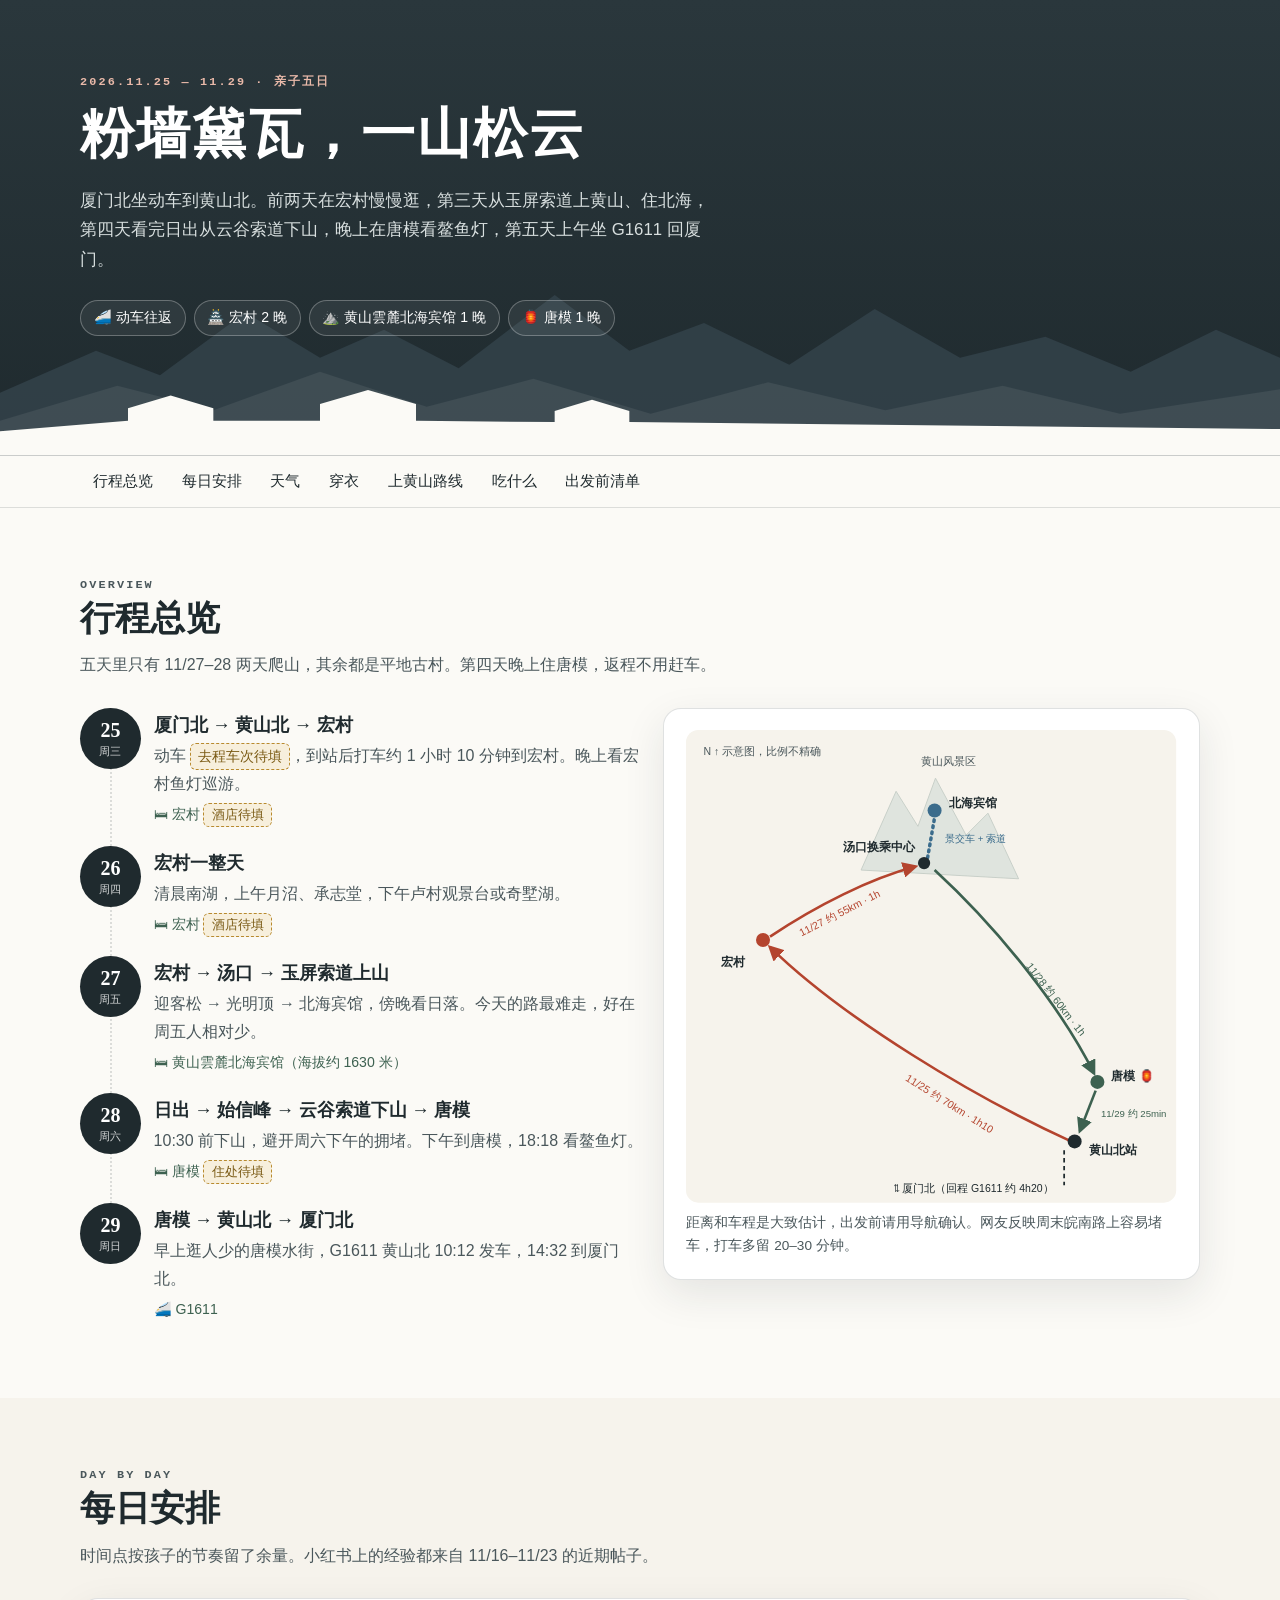
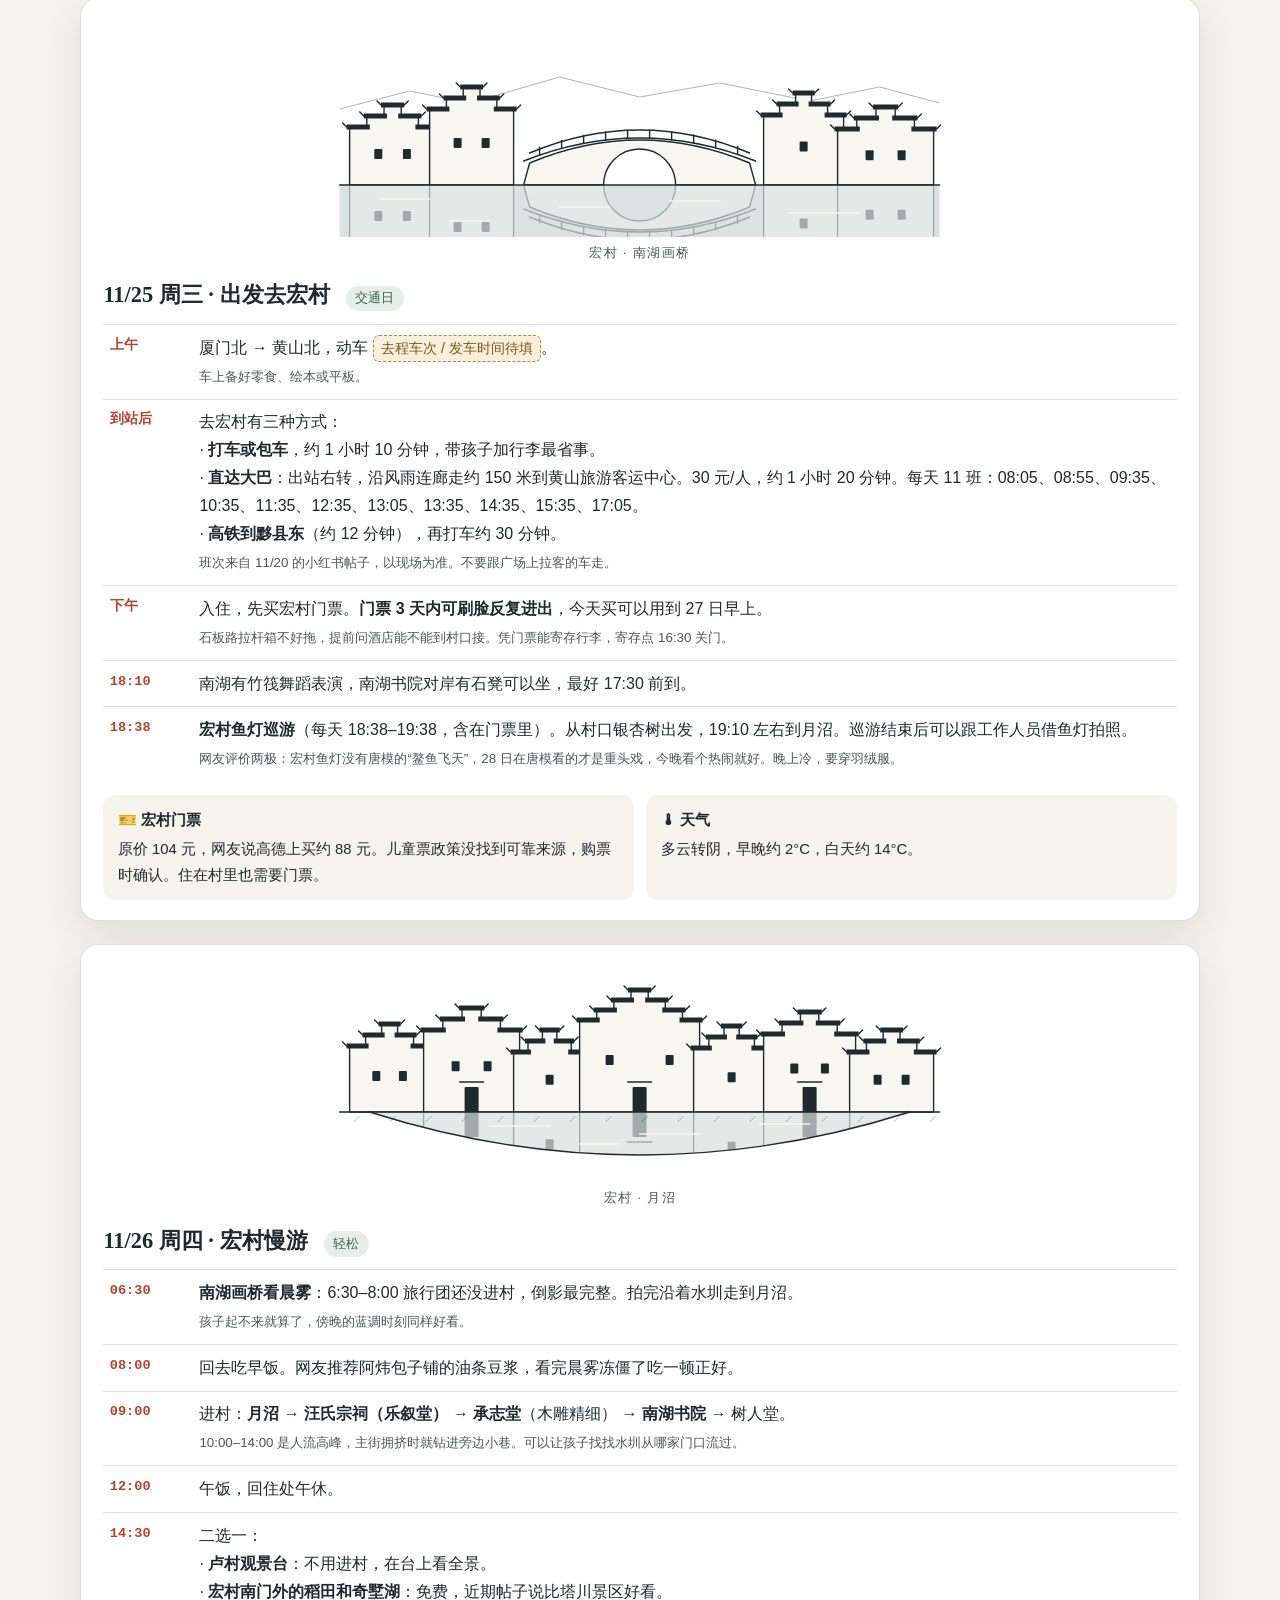
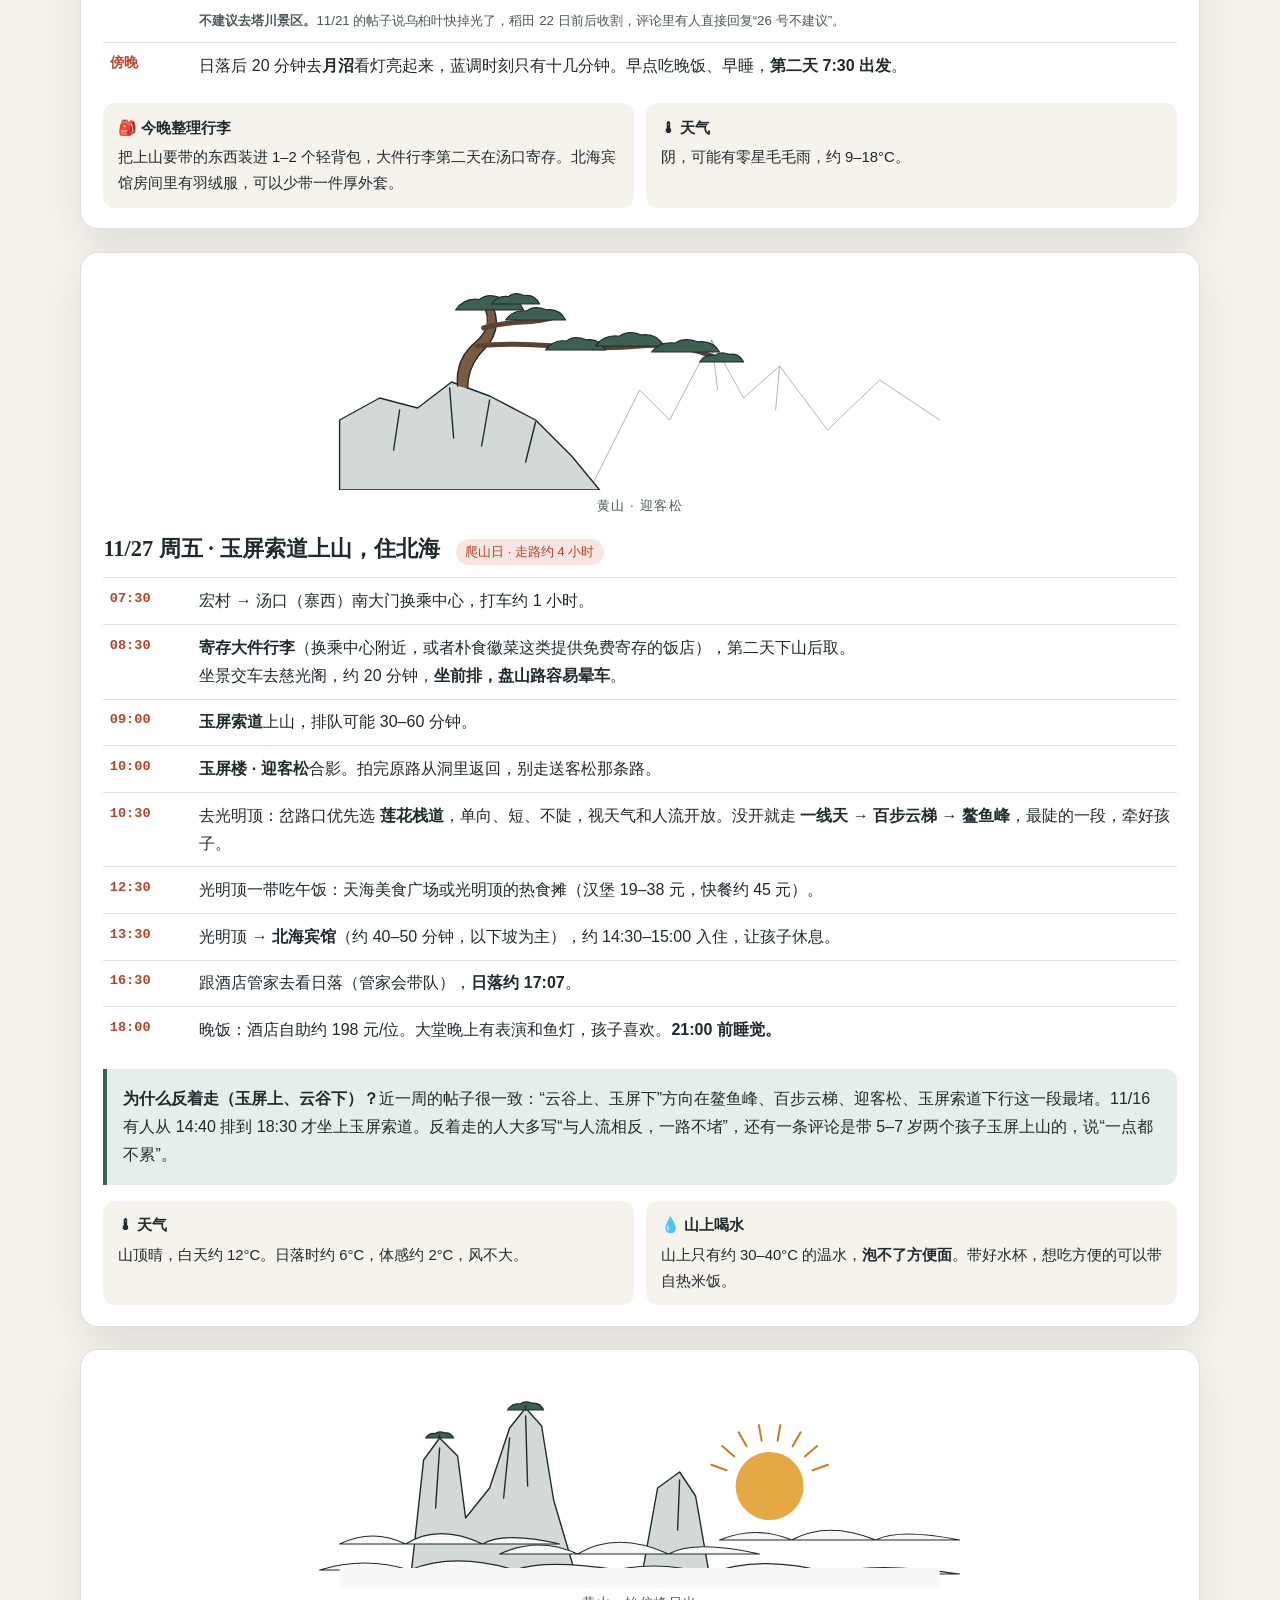
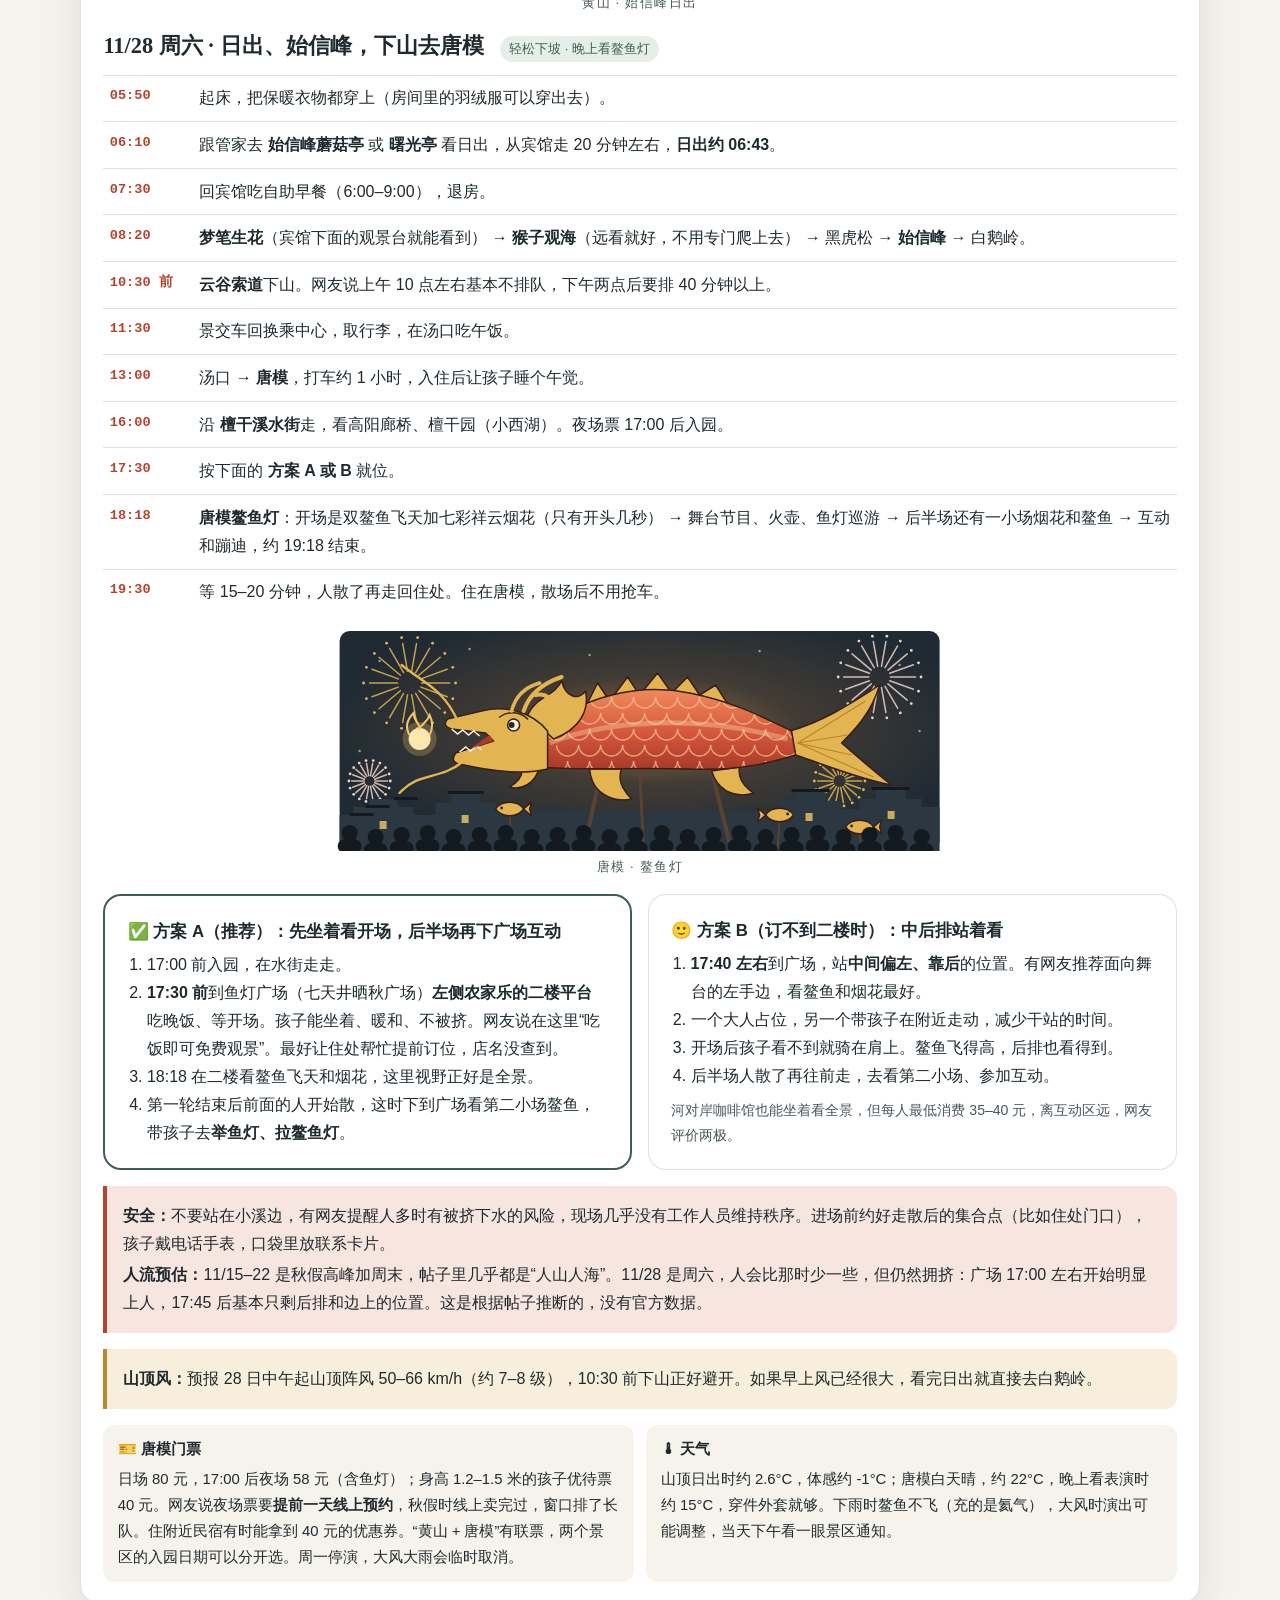
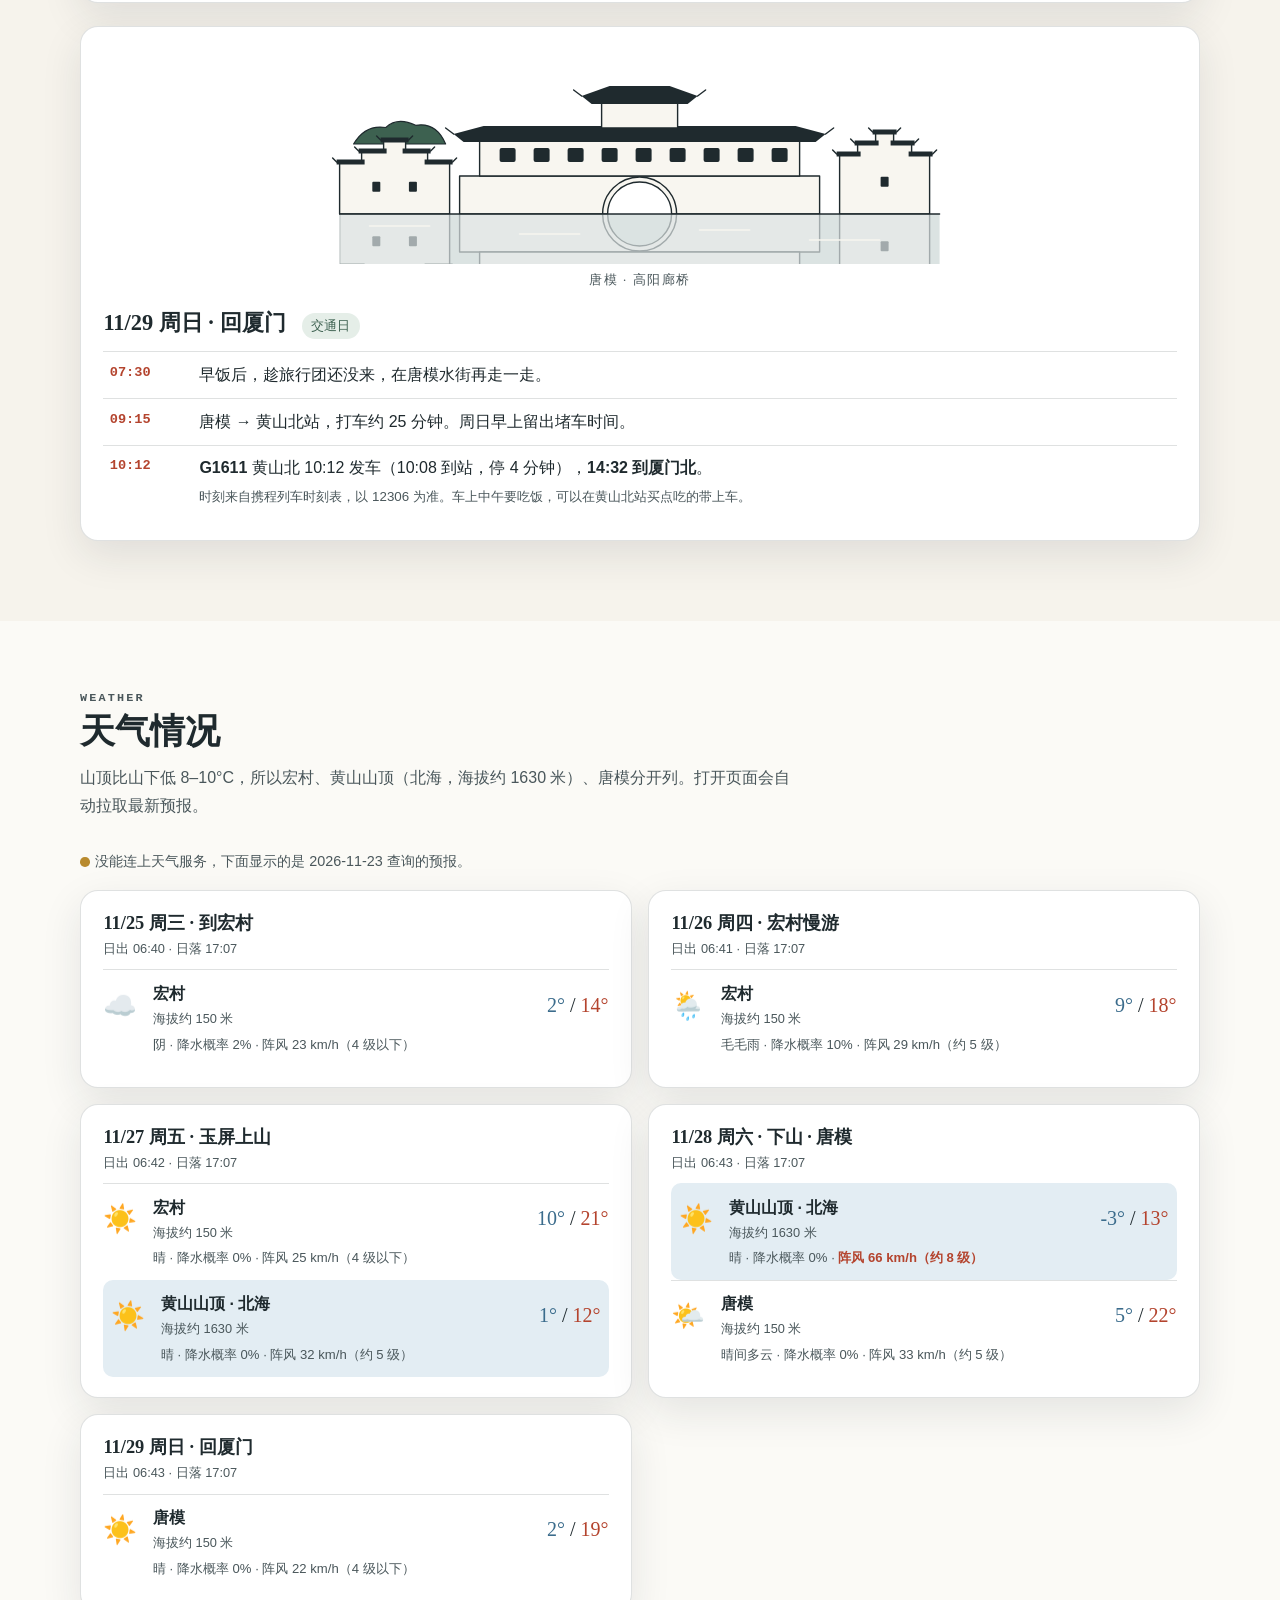
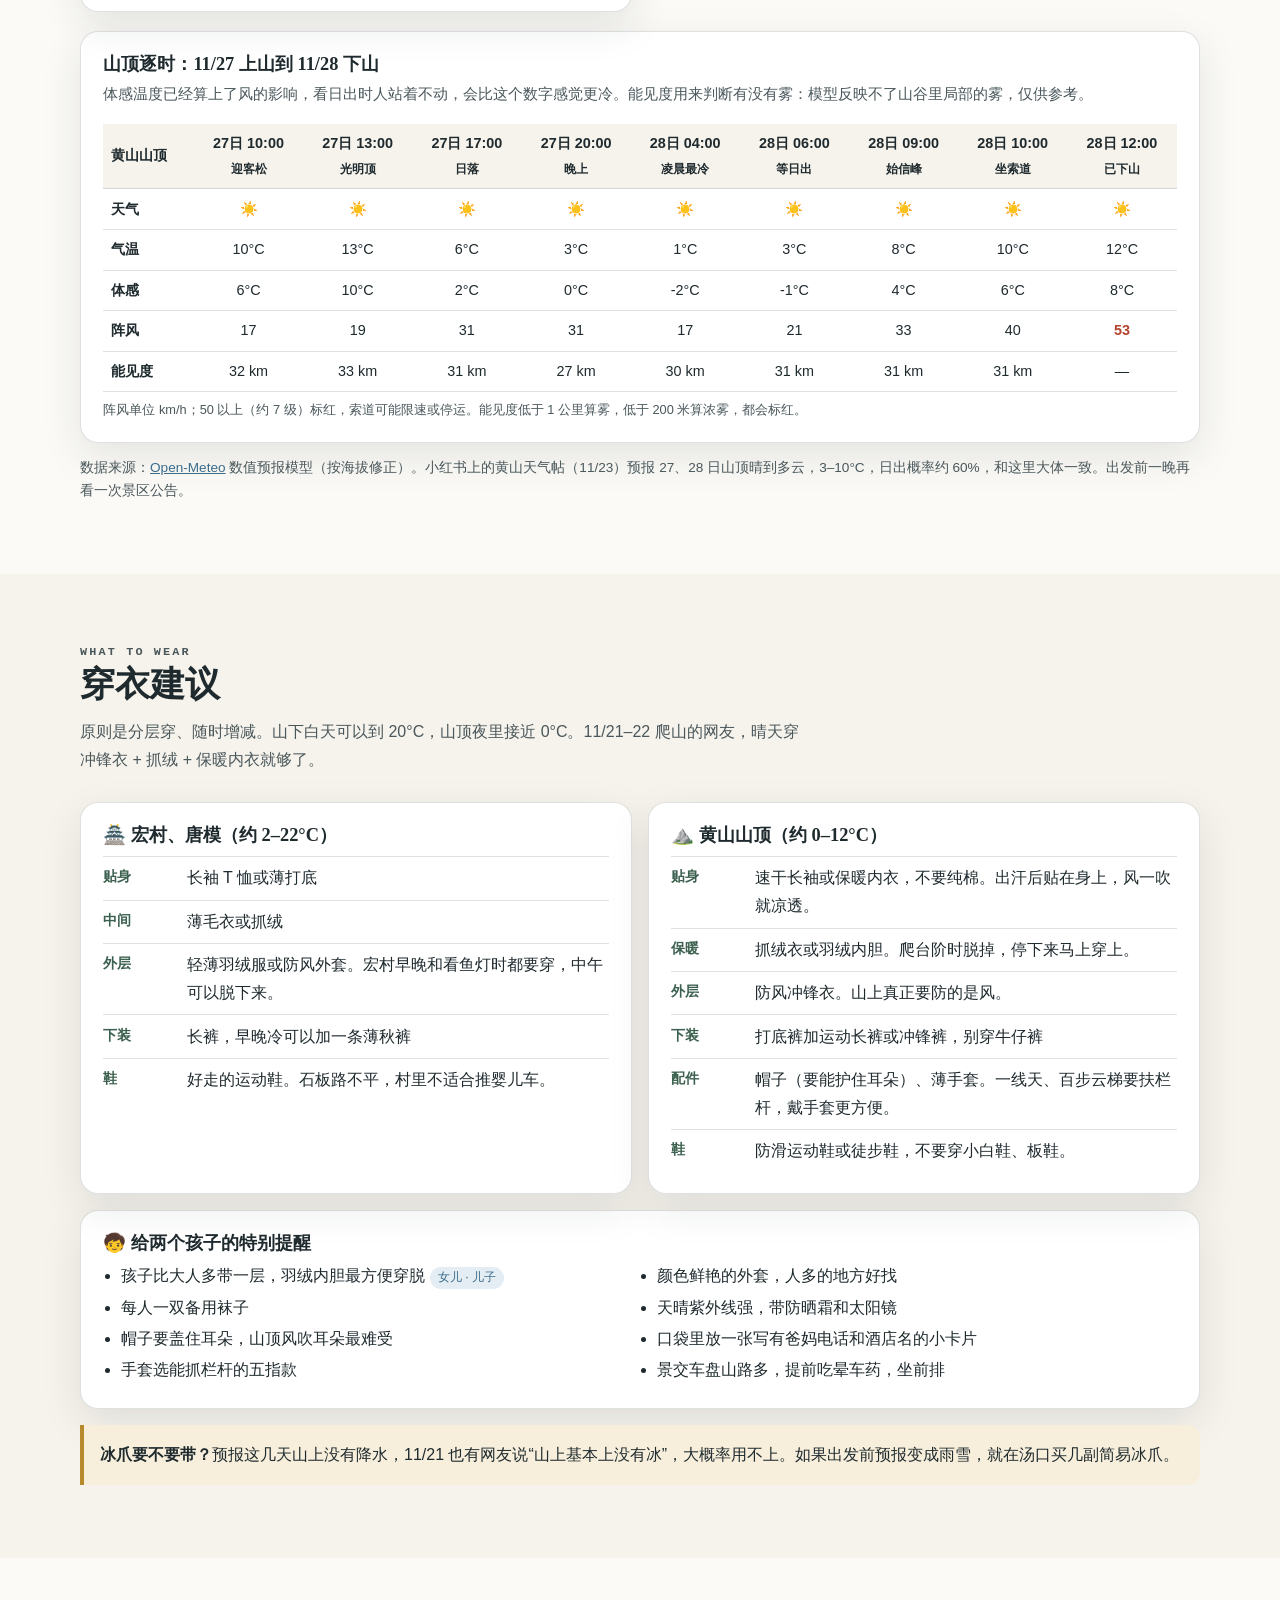
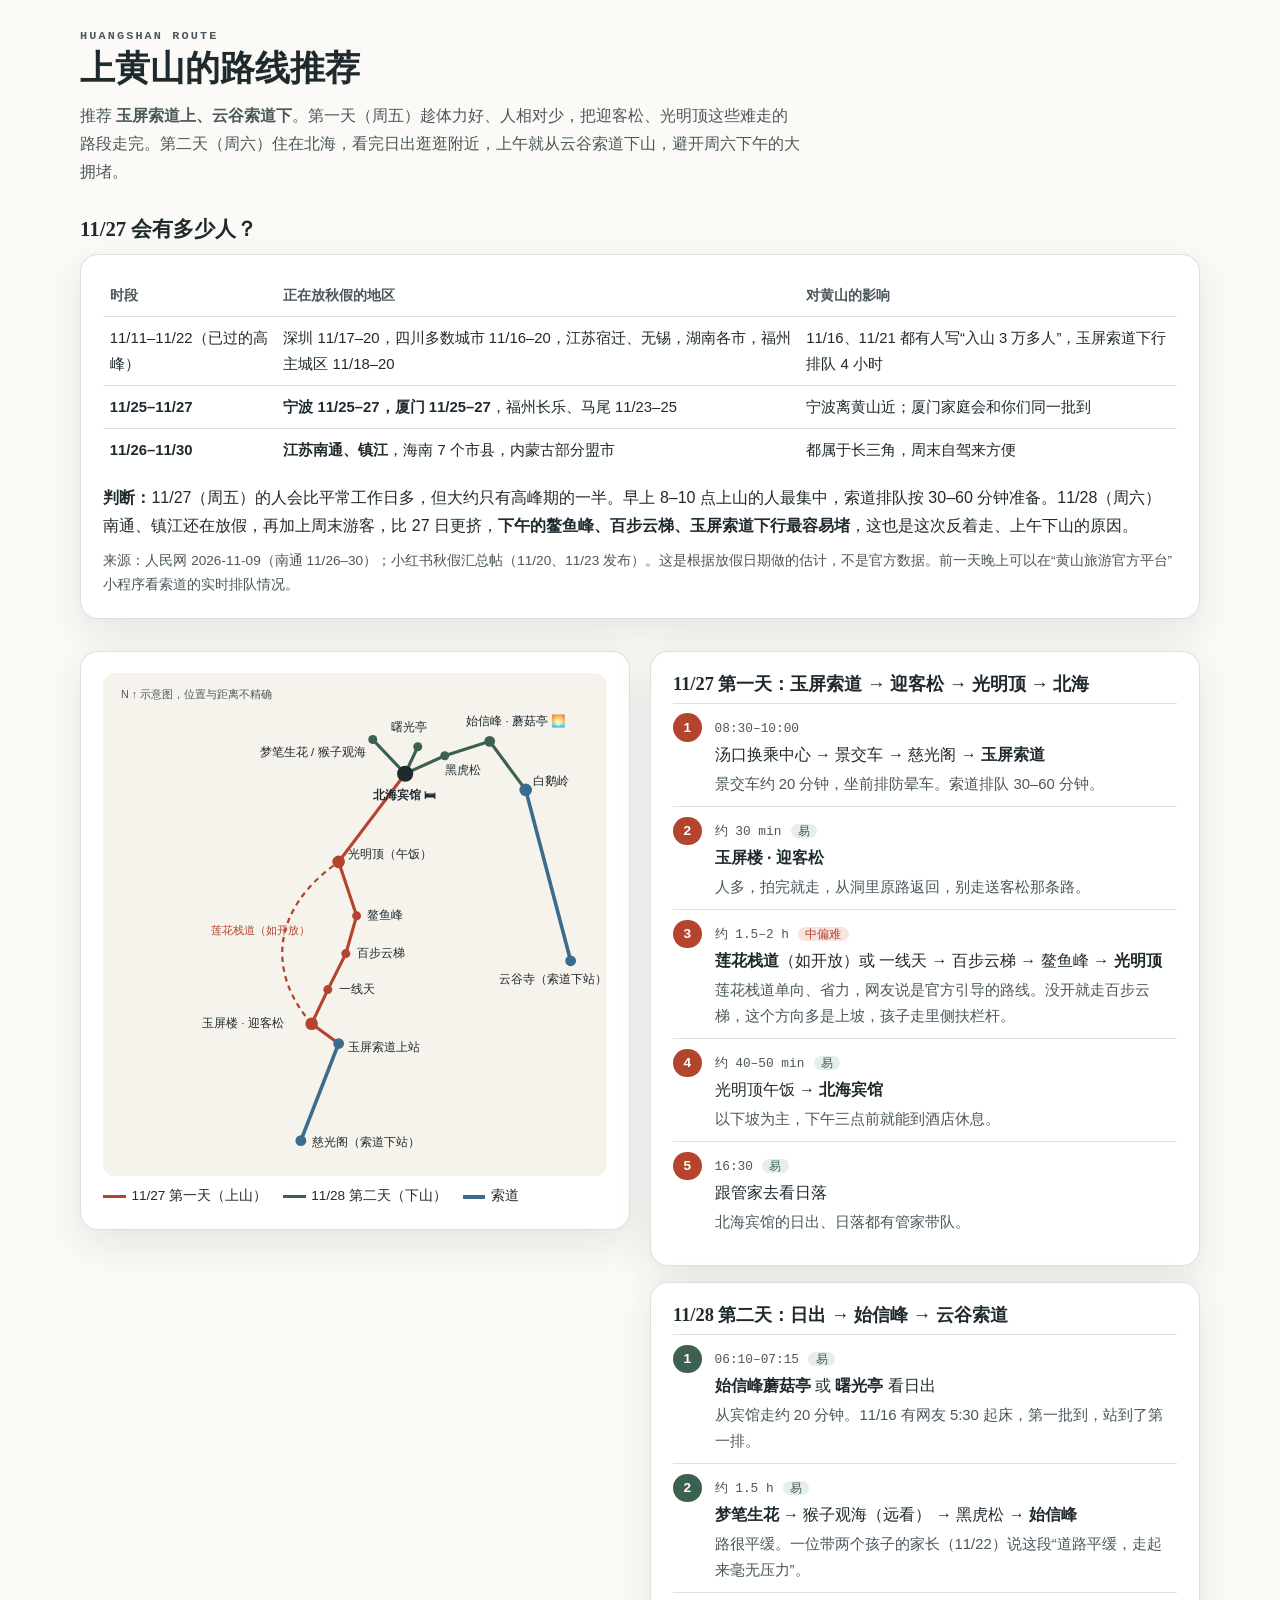
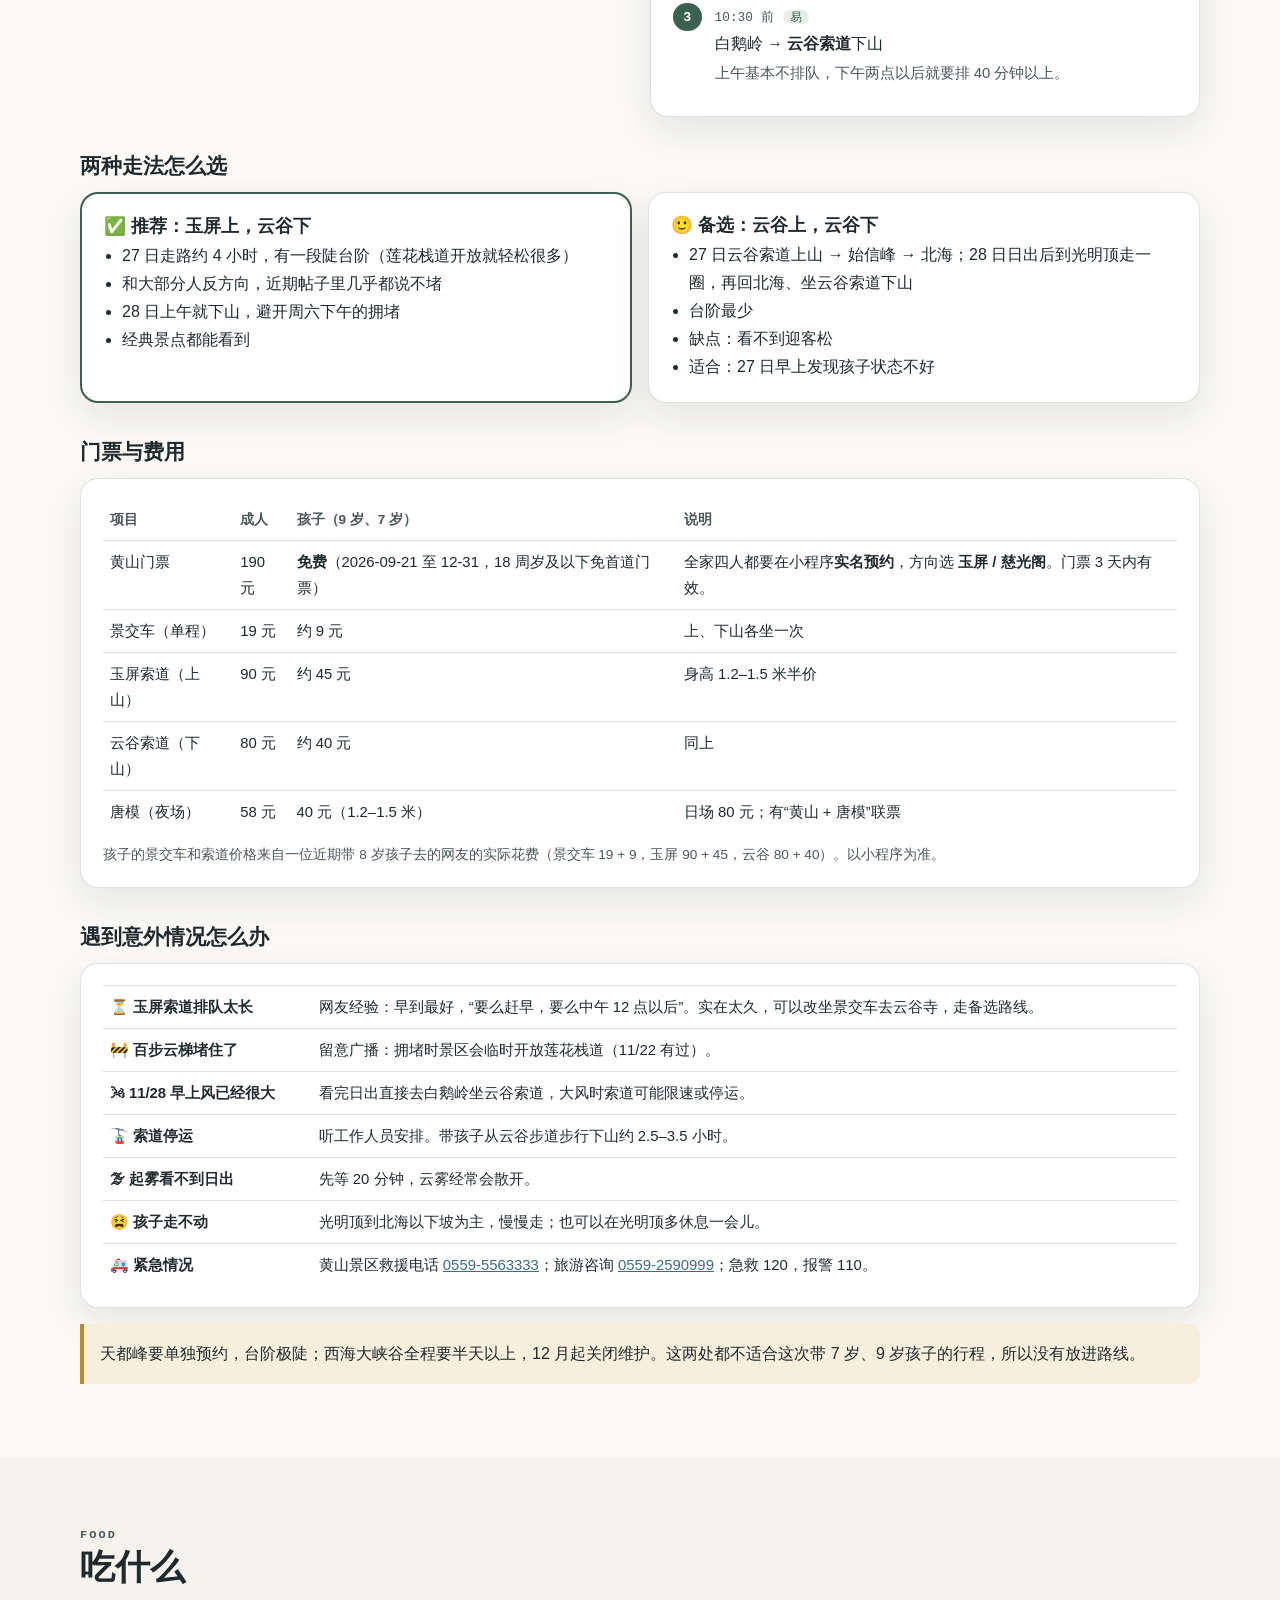
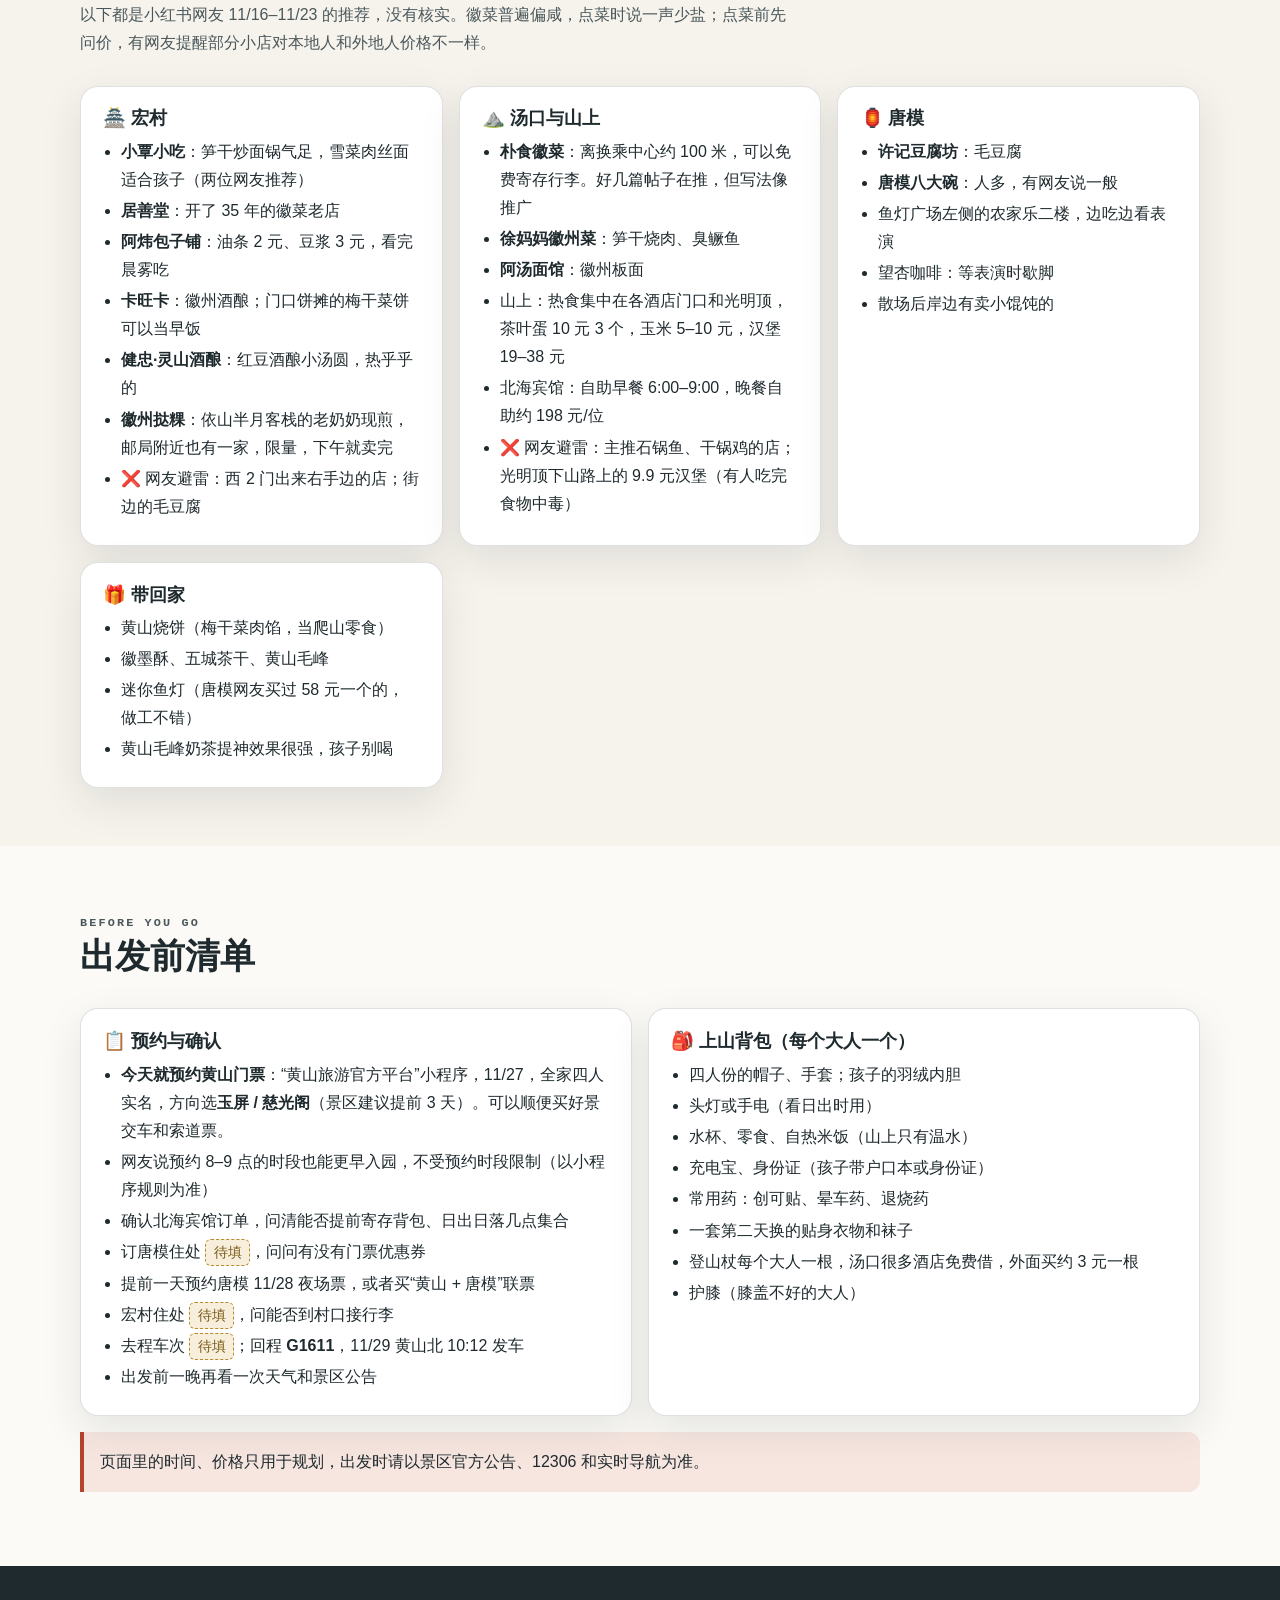
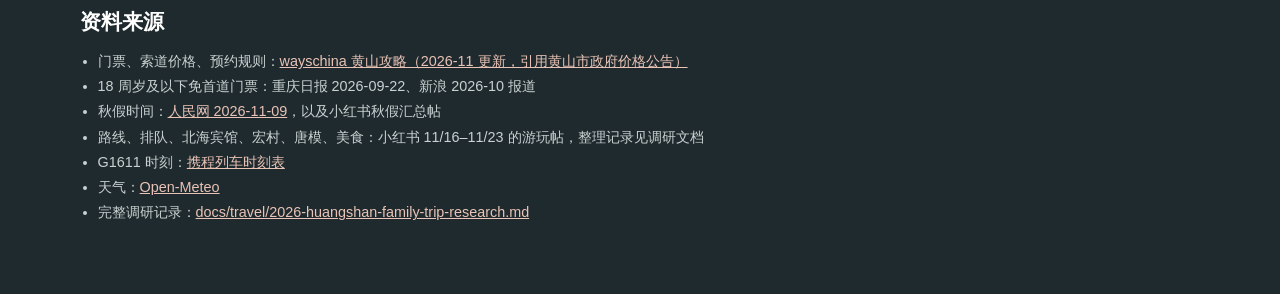
<file: index.html>
<!doctype html>
<html lang="zh-CN">
<head>
  <meta charset="utf-8">
  <meta name="viewport" content="width=device-width, initial-scale=1">
  <meta name="description" content="2026年11月25日至29日 厦门—宏村—黄山—唐模 五日亲子行程：逐日安排、天气、穿衣建议与上黄山路线。">
  <meta name="theme-color" content="#1f2a2e">
  <title>粉墙黛瓦，一山松云｜2026-11 宏村·黄山·唐模亲子五日行</title>
  <style>
    :root {
      --ink: #1f2a2e;
      --ink-soft: #4a575b;
      --tile: #3b4549;
      --wall: #f6f3ec;
      --paper: #fbfaf6;
      --white: #ffffff;
      --pine: #3d6150;
      --pine-light: #e5eee8;
      --cinnabar: #b4442e;
      --cinnabar-light: #f7e6e0;
      --gold: #b88a2e;
      --gold-light: #f7efdc;
      --sky: #3b6c8c;
      --sky-light: #e3edf3;
      --line: rgba(31, 42, 46, 0.14);
      --shadow: 0 14px 40px rgba(31, 42, 46, 0.10);
      --radius: 18px;
      --display: "Songti SC", "STSong", "Noto Serif CJK SC", "Source Han Serif SC", serif;
      --body: "PingFang SC", "Hiragino Sans GB", "Microsoft YaHei", sans-serif;
      --mono: "SFMono-Regular", "Menlo", "Roboto Mono", monospace;
      --content: 1120px;
      --kai: "Kaiti SC", "STKaiti", "KaiTi", "Noto Serif CJK SC", serif;
    }
    * { box-sizing: border-box; }
    html {
      @media (prefers-reduced-motion: no-preference) { scroll-behavior: smooth; }
    }
    /* 2: keep section headings clear of the sticky nav after an anchor jump */
    section[id], article[id] { scroll-margin-top: 4rem; }
    body {
      margin: 0;
      color: var(--ink);
      background: var(--paper);
      font-family: var(--body);
      line-height: 1.75;
      -webkit-font-smoothing: antialiased;
    }
    a { color: var(--sky); }
    :focus-visible { outline: 3px solid var(--cinnabar); outline-offset: 3px; }
    .shell { width: min(calc(100% - 36px), var(--content)); margin-inline: auto; }
    h1, h2, h3 { font-family: var(--display); line-height: 1.3; margin: 0; text-wrap: balance; }
    .eyebrow {
      margin: 0 0 .4rem;
      color: var(--cinnabar);
      font-family: var(--mono);
      font-size: .74rem;
      font-weight: 700;
      letter-spacing: .18em;
    }

    /* ---------- hero ---------- */
    .hero {
      position: relative;
      color: var(--white);
      background: linear-gradient(180deg, #2a373c 0%, #1f2a2e 100%);
      overflow: hidden;
    }
    .hero svg.ridge { position: absolute; inset: auto 0 0 0; width: 100%; height: 46%; }
    .hero-inner { position: relative; padding: 4.5rem 0 7.5rem; }
    .hero .eyebrow { color: #e9b9a9; }
    .hero h1 { font-size: clamp(2rem, 6vw, 3.4rem); letter-spacing: .04em; }
    .hero .lede { max-width: 640px; margin: 1rem 0 1.6rem; color: #d8dfdf; font-size: 1.05rem; }
    .chips { display: flex; flex-wrap: wrap; gap: .5rem; padding: 0; margin: 0; list-style: none; }
    .chips li {
      padding: .3rem .8rem;
      border: 1px solid rgba(255,255,255,.28);
      border-radius: 999px;
      font-size: .88rem;
      background: rgba(255,255,255,.06);
    }

    /* ---------- nav ---------- */
    nav.toc {
      position: sticky; top: 0; z-index: 10;
      background: rgba(251, 250, 246, .94);
      backdrop-filter: blur(8px);
      border-bottom: 1px solid var(--line);
    }
    nav.toc ul {
      display: flex; gap: .2rem; margin: 0 auto; padding: .45rem 0;
      list-style: none; overflow-x: auto; scrollbar-width: none;
    }
    nav.toc a {
      display: block; white-space: nowrap;
      padding: .35rem .8rem; border-radius: 999px;
      color: var(--ink); text-decoration: none; font-size: .92rem;
    }
    nav.toc a:hover { background: var(--wall); }

    /* ---------- sections ---------- */
    section.section { padding: 3.6rem 0; }
    section.tint { background: var(--wall); }
    .section-head { max-width: 720px; margin-bottom: 1.8rem; }
    .section-head h2 { font-size: clamp(1.6rem, 4vw, 2.2rem); }
    .section-head p { margin: .6rem 0 0; color: var(--ink-soft); }

    .card {
      background: var(--white);
      border: 1px solid var(--line);
      border-radius: var(--radius);
      box-shadow: var(--shadow);
      padding: 1.3rem 1.4rem;
    }
    .grid { display: grid; gap: 1rem; }
    .grid-2 { grid-template-columns: repeat(auto-fit, minmax(300px, 1fr)); }
    .grid-4 { grid-template-columns: repeat(auto-fit, minmax(230px, 1fr)); }

    .placeholder {
      display: inline-block;
      padding: 0 .45rem;
      border: 1px dashed var(--gold);
      border-radius: 6px;
      background: var(--gold-light);
      color: #7a5a14;
      font-size: .9em;
    }
    .note {
      border-left: 4px solid var(--gold);
      background: var(--gold-light);
      padding: .8rem 1rem;
      border-radius: 0 12px 12px 0;
      margin: 1rem 0;
    }
    .note.warn { border-color: var(--cinnabar); background: var(--cinnabar-light); }
    .note.good { border-color: var(--pine); background: var(--pine-light); }
    .note p { margin: .2rem 0; }

    /* ---------- overview ---------- */
    .overview { display: grid; gap: 1.2rem; grid-template-columns: minmax(0, 1.05fr) minmax(0, 1fr); align-items: start; }
    @media (max-width: 860px) { .overview { grid-template-columns: 1fr; } }
    .timeline { list-style: none; margin: 0; padding: 0; }
    .timeline li {
      position: relative;
      padding: 0 0 1.2rem 4.6rem;
    }
    .timeline li::before {
      content: ""; position: absolute; left: 1.85rem; top: 2.4rem; bottom: 0;
      border-left: 2px dotted var(--line);
    }
    .timeline li:last-child::before { display: none; }
    .timeline .date {
      position: absolute; left: 0; top: 0;
      width: 3.8rem; height: 3.8rem; border-radius: 50%;
      display: grid; place-content: center; text-align: center;
      background: var(--ink); color: var(--white);
      font-family: var(--display); line-height: 1.1;
    }
    .timeline .date b { display: block; font-size: 1.25rem; }
    .timeline .date small { font-size: .7rem; opacity: .8; }
    .timeline h3 { font-size: 1.15rem; padding-top: .35rem; }
    .timeline p { margin: .25rem 0 0; color: var(--ink-soft); }
    .timeline .sleep { font-size: .88rem; color: var(--pine); }
    .map-card svg { width: 100%; height: auto; display: block; }
    .map-card figcaption { font-size: .85rem; color: var(--ink-soft); margin-top: .5rem; }

    /* ---------- itinerary ---------- */
    .day { margin-bottom: 1.4rem; }
    .day-head { display: flex; flex-wrap: wrap; align-items: baseline; gap: .4rem 1rem; margin-bottom: .8rem; }
    .day-head h3 { font-size: 1.4rem; }
    .day-head .tag {
      font-size: .8rem; padding: .1rem .6rem; border-radius: 999px;
      background: var(--pine-light); color: var(--pine);
    }
    .day-head .tag.hard { background: var(--cinnabar-light); color: var(--cinnabar); }
    .schedule { width: 100%; border-collapse: collapse; }
    .schedule th, .schedule td { text-align: left; vertical-align: top; padding: .55rem .4rem; border-top: 1px solid var(--line); }
    .schedule th { width: 5.6rem; font-family: var(--mono); font-size: .85rem; color: var(--cinnabar); font-weight: 700; white-space: nowrap; }
    .schedule td small { color: var(--ink-soft); }
    .day-extra { display: grid; gap: .8rem; grid-template-columns: repeat(auto-fit, minmax(240px, 1fr)); margin-top: .9rem; }
    .day-extra div { background: var(--wall); border-radius: 12px; padding: .7rem .9rem; font-size: .93rem; }
    .day-extra h4 { margin: 0 0 .2rem; font-size: .95rem; }
    .day-extra ul { margin: 0; padding-left: 1.1rem; }

    /* ---------- weather ---------- */
    .wx-status { font-size: .9rem; color: var(--ink-soft); margin-bottom: 1rem; }
    .wx-status .dot { display: inline-block; width: .6rem; height: .6rem; border-radius: 50%; background: var(--gold); margin-right: .35rem; vertical-align: middle; }
    .wx-status.live .dot { background: var(--pine); }
    .wx-day h3 { font-size: 1.15rem; margin-bottom: .6rem; }
    .wx-day h3 small { font-family: var(--body); font-size: .8rem; color: var(--ink-soft); font-weight: 400; }
    .wx-place { display: grid; grid-template-columns: 2.4rem 1fr auto; gap: .2rem .7rem; align-items: center; padding: .6rem 0; border-top: 1px solid var(--line); }
    .wx-place .ico { font-size: 1.7rem; line-height: 1; }
    .wx-place .name { font-weight: 600; }
    .wx-place .name small { display: block; font-weight: 400; color: var(--ink-soft); font-size: .8rem; }
    .wx-place .temp { font-family: var(--display); font-size: 1.25rem; text-align: right; white-space: nowrap; }
    .wx-place .temp .lo { color: var(--sky); }
    .wx-place .temp .hi { color: var(--cinnabar); }
    .wx-place .meta { grid-column: 2 / 4; font-size: .82rem; color: var(--ink-soft); }
    .wx-place.peak { background: var(--sky-light); border-radius: 10px; padding-inline: .5rem; border-top-color: transparent; }
    .gust-strong { color: var(--cinnabar); font-weight: 700; }
    .hourly-wrap { overflow-x: auto; margin-top: 1rem; }
    table.hourly { border-collapse: separate; border-spacing: 0; min-width: 640px; width: 100%; font-size: .9rem; }
    table.hourly :is(th, td):first-child { position: sticky; inset-inline-start: 0; z-index: 1; background: var(--white); }
    table.hourly thead th:first-child { background: var(--wall); }
    table.hourly th, table.hourly td { padding: .45rem .5rem; text-align: center; border-bottom: 1px solid var(--line); }
    table.hourly thead th { font-weight: 600; background: var(--wall); }
    table.hourly td:first-child, table.hourly th:first-child { text-align: left; white-space: nowrap; }

    /* ---------- clothing ---------- */
    .layers { list-style: none; margin: .5rem 0 0; padding: 0; }
    .layers li { display: grid; grid-template-columns: 4.6rem 1fr; gap: .6rem; padding: .45rem 0; border-top: 1px solid var(--line); }
    .layers li b { color: var(--pine); font-size: .9rem; }
    .checklist { columns: 2 220px; margin: .4rem 0 0; padding-left: 1.1rem; }
    .checklist li { break-inside: avoid; margin-bottom: .2rem; }
    .who { display: inline-block; font-size: .78rem; padding: 0 .5rem; border-radius: 999px; background: var(--sky-light); color: var(--sky); margin-left: .3rem; }

    /* ---------- huangshan ---------- */
    .route-wrap { display: grid; gap: 1.2rem; grid-template-columns: minmax(0, 1fr) minmax(0, 1fr); align-items: start; }
    @media (max-width: 900px) { .route-wrap { grid-template-columns: 1fr; } }
    .route-map svg { width: 100%; height: auto; display: block; }
    .legend { display: flex; flex-wrap: wrap; gap: .4rem 1rem; font-size: .85rem; margin-top: .5rem; }
    .legend span::before { content: ""; display: inline-block; width: 1.4rem; height: 0; border-top: 3px solid; vertical-align: middle; margin-right: .35rem; }
    .legend .l1::before { border-color: var(--cinnabar); }
    .legend .l2::before { border-color: var(--pine); }
    .legend .l3::before { border-color: var(--ink-soft); border-top-style: dashed; }
    .legend .l4::before { border-color: var(--sky); border-top-width: 4px; }
    .steps { list-style: none; margin: 0; padding: 0; counter-reset: s; }
    .steps li { position: relative; padding: .55rem 0 .55rem 2.6rem; border-top: 1px solid var(--line); }
    .steps li::before {
      counter-increment: s; content: counter(s);
      position: absolute; left: 0; top: .6rem;
      width: 1.8rem; height: 1.8rem; border-radius: 50%;
      display: grid; place-content: center;
      font-size: .85rem; font-weight: 700; color: var(--white);
    }
    .steps.d1 li::before { background: var(--cinnabar); }
    .steps.d2 li::before { background: var(--pine); }
    .steps .t { font-family: var(--mono); font-size: .8rem; color: var(--ink-soft); }
    .steps .lvl { font-size: .75rem; padding: 0 .45rem; border-radius: 999px; background: var(--pine-light); color: var(--pine); margin-left: .3rem; }
    .steps .lvl.mid { background: var(--gold-light); color: #7a5a14; }
    .steps .lvl.hard { background: var(--cinnabar-light); color: var(--cinnabar); }
    .steps p { margin: .15rem 0 0; font-size: .93rem; color: var(--ink-soft); }
    table.price { width: 100%; border-collapse: collapse; font-size: .93rem; }
    table.price th, table.price td { padding: .5rem .4rem; border-top: 1px solid var(--line); text-align: left; vertical-align: top; }
    table.price thead th { border-top: 0; color: var(--ink-soft); font-weight: 600; font-size: .85rem; }
    .compare { display: grid; gap: 1rem; grid-template-columns: repeat(auto-fit, minmax(260px, 1fr)); }
    .compare .card h3 { font-size: 1.1rem; margin-bottom: .3rem; }
    .compare .card.pick { border: 2px solid var(--pine); }
    .compare ul { margin: .3rem 0 0; padding-left: 1.1rem; }
    .plan-b td:first-child { font-weight: 600; white-space: nowrap; }

    /* ---------- footer ---------- */
    .sources { padding: 2.6rem 0 3.4rem; background: var(--ink); color: #c9d1d1; font-size: .9rem; }
    .sources h2 { color: var(--white); font-size: 1.3rem; margin-bottom: .8rem; }
    .sources a { color: #e9c3b6; }
    .sources ul { padding-left: 1.1rem; }

    @media print {
      nav.toc { display: none; }
      .hero { color: var(--ink); background: none; }
      .hero svg.ridge { display: none; }
      .card { box-shadow: none; }
      section.section { padding: 1.4rem 0; break-inside: avoid-page; }
    }
/* ---------- landmark vignettes (woodblock-print style line drawings) ---------- */
.vignette { margin: 0 0 1.1rem; }
.vignette figcaption {
  margin-top: .3rem;
  text-align: center;
  font-family: var(--kai);
  font-size: .8rem;
  letter-spacing: .12em;
  color: var(--ink-soft);
}
.vg { display: block; width: 100%; height: auto; max-height: 220px; }
.vg .wall { fill: #f8f6f0; stroke: var(--ink); stroke-width: 1.4; stroke-linejoin: round; }
.vg .cap { stroke: var(--ink); stroke-width: 5; }
.vg .dark { fill: var(--ink); }
.vg .line { fill: none; stroke: var(--ink); stroke-width: 1.4; stroke-linecap: round; stroke-linejoin: round; }
.vg .far { fill: none; stroke: var(--ink); stroke-width: 1; opacity: .35; stroke-linejoin: round; }
.vg .water { fill: #dbe3e2; }
.vg .ripple { stroke: #f8f6f0; stroke-width: 1.6; stroke-linecap: round; }
.vg .pine { fill: #3d6150; stroke: var(--ink); stroke-width: 1.2; stroke-linejoin: round; }
.vg .rock { fill: #d3d9d7; stroke: var(--ink); stroke-width: 1.4; stroke-linejoin: round; }
.vg .wood { fill: #7a5a40; }
.vg .wood-line { stroke: #5a4230; stroke-width: 5; }
.vg .sun { fill: #e4a845; }
.vg .ray { stroke: #c47f1e; stroke-width: 2; stroke-linecap: round; }
.vg .cloud { fill: #f7f8f7; stroke: var(--ink); stroke-width: 1.1; stroke-linejoin: round; }
.vg .red { fill: #c8553d; }
.vg .gold { fill: #e3b552; }
.vg .spark { stroke: #d39b35; stroke-width: 1.6; stroke-linecap: round; }
.vg .whisker { stroke-width: 1.8; }


    .day .vignette { margin: -.2rem 0 1rem; }
  </style>
</head>
<body>

<header class="hero" id="top">
  <svg class="ridge" viewBox="0 0 1200 300" preserveAspectRatio="none" aria-hidden="true">
    <path d="M0 210 L90 150 L150 185 L230 95 L300 160 L360 120 L430 175 L520 70 L590 150 L660 110 L740 170 L820 90 L900 160 L980 130 L1060 180 L1140 120 L1200 160 L1200 300 L0 300 Z" fill="#33424a" opacity=".85"/>
    <path d="M0 250 L110 200 L200 235 L300 180 L400 230 L500 190 L610 240 L720 195 L830 235 L940 200 L1050 240 L1200 205 L1200 300 L0 300 Z" fill="#fbfaf6" opacity=".07"/>
    <path d="M0 300 L0 265 L120 250 L120 232 L160 214 L200 232 L200 250 L300 250 L300 226 L345 206 L390 226 L390 250 L520 252 L520 236 L555 220 L590 236 L590 252 L1200 262 L1200 300 Z" fill="#fbfaf6"/>
  </svg>
  <div class="shell hero-inner">
    <p class="eyebrow">2026.11.25 — 11.29 · 亲子五日</p>
    <h1>粉墙黛瓦，一山松云</h1>
    <p class="lede">厦门北坐动车到黄山北。前两天在宏村慢慢逛，第三天从玉屏索道上黄山、住北海，第四天看完日出从云谷索道下山，晚上在唐模看鳌鱼灯，第五天上午坐 G1611 回厦门。</p>
    <ul class="chips">
      <li>🚄 动车往返</li>
      <li>🏯 宏村 2 晚</li>
      <li>⛰️ 黄山雲麓北海宾馆 1 晚</li>
      <li>🏮 唐模 1 晚</li>
    </ul>
  </div>
</header>

<nav class="toc" aria-label="页面目录">
  <ul class="shell">
    <li><a href="#overview">行程总览</a></li>
    <li><a href="#itinerary">每日安排</a></li>
    <li><a href="#weather">天气</a></li>
    <li><a href="#clothing">穿衣</a></li>
    <li><a href="#huangshan">上黄山路线</a></li>
    <li><a href="#food">吃什么</a></li>
    <li><a href="#tips">出发前清单</a></li>
  </ul>
</nav>

<main>

<!-- ================= 总览 ================= -->
<section class="section" id="overview">
  <div class="shell">
    <div class="section-head">
      <p class="eyebrow">OVERVIEW</p>
      <h2>行程总览</h2>
      <p>五天里只有 11/27–28 两天爬山，其余都是平地古村。第四天晚上住唐模，返程不用赶车。</p>
    </div>
    <div class="overview">
      <ol class="timeline">
        <li>
          <span class="date"><span><b>25</b><small>周三</small></span></span>
          <h3>厦门北 → 黄山北 → 宏村</h3>
          <p>动车 <span class="placeholder">去程车次待填</span>，到站后打车约 1 小时 10 分钟到宏村。晚上看宏村鱼灯巡游。</p>
          <p class="sleep">🛏 宏村 <span class="placeholder">酒店待填</span></p>
        </li>
        <li>
          <span class="date"><span><b>26</b><small>周四</small></span></span>
          <h3>宏村一整天</h3>
          <p>清晨南湖，上午月沼、承志堂，下午卢村观景台或奇墅湖。</p>
          <p class="sleep">🛏 宏村 <span class="placeholder">酒店待填</span></p>
        </li>
        <li>
          <span class="date"><span><b>27</b><small>周五</small></span></span>
          <h3>宏村 → 汤口 → 玉屏索道上山</h3>
          <p>迎客松 → 光明顶 → 北海宾馆，傍晚看日落。今天的路最难走，好在周五人相对少。</p>
          <p class="sleep">🛏 黄山雲麓北海宾馆（海拔约 1630 米）</p>
        </li>
        <li>
          <span class="date"><span><b>28</b><small>周六</small></span></span>
          <h3>日出 → 始信峰 → 云谷索道下山 → 唐模</h3>
          <p>10:30 前下山，避开周六下午的拥堵。下午到唐模，18:18 看鳌鱼灯。</p>
          <p class="sleep">🛏 唐模 <span class="placeholder">住处待填</span></p>
        </li>
        <li>
          <span class="date"><span><b>29</b><small>周日</small></span></span>
          <h3>唐模 → 黄山北 → 厦门北</h3>
          <p>早上逛人少的唐模水街，G1611 黄山北 10:12 发车，14:32 到厦门北。</p>
          <p class="sleep">🚄 G1611</p>
        </li>
      </ol>

      <figure class="card map-card" style="margin:0">
        <svg viewBox="0 0 560 540" role="img" aria-labelledby="mapTitle">
          <title id="mapTitle">行程路线示意图：黄山北站、宏村、汤口、黄山北海、唐模的相对位置</title>
          <defs>
            <marker id="arr" viewBox="0 0 10 10" refX="8" refY="5" markerWidth="6" markerHeight="6" orient="auto-start-reverse">
              <path d="M0 0 L10 5 L0 10 z" fill="#b4442e"/>
            </marker>
            <marker id="arrG" viewBox="0 0 10 10" refX="8" refY="5" markerWidth="6" markerHeight="6" orient="auto-start-reverse">
              <path d="M0 0 L10 5 L0 10 z" fill="#3d6150"/>
            </marker>
          </defs>
          <rect x="0" y="0" width="560" height="540" rx="14" fill="#f6f3ec"/>
          <g fill="#dfe4de" stroke="#c4ccc5">
            <path d="M200 160 L240 70 L265 110 L285 55 L320 120 L345 95 L380 170 Z"/>
          </g>
          <text x="300" y="40" text-anchor="middle" font-size="13" fill="#4a575b">黄山风景区</text>
          <path d="M440 470 C 330 420, 180 330, 96 248" fill="none" stroke="#b4442e" stroke-width="3" marker-end="url(#arr)"/>
          <text x="250" y="400" font-size="12" fill="#b4442e" transform="rotate(32 250 400)">11/25 约 70km · 1h10</text>
          <path d="M96 236 C 150 200, 210 170, 262 156" fill="none" stroke="#b4442e" stroke-width="3" marker-end="url(#arr)"/>
          <text x="132" y="236" font-size="12" fill="#b4442e" transform="rotate(-27 132 236)">11/27 约 55km · 1h</text>
          <path d="M276 146 L284 100" fill="none" stroke="#3b6c8c" stroke-width="4" stroke-dasharray="2 5" stroke-linecap="round"/>
          <text x="296" y="128" font-size="11" fill="#3b6c8c">景交车 + 索道</text>
          <path d="M284 160 C 360 230, 430 320, 466 392" fill="none" stroke="#3d6150" stroke-width="3" marker-end="url(#arrG)"/>
          <text x="388" y="270" font-size="12" fill="#3d6150" transform="rotate(52 388 270)">11/28 约 60km · 1h</text>
          <path d="M468 412 L450 458" fill="none" stroke="#3d6150" stroke-width="3" marker-end="url(#arrG)"/>
          <text x="474" y="442" font-size="11" fill="#3d6150">11/29 约 25min</text>
          <path d="M432 480 L432 520" stroke="#1f2a2e" stroke-width="2" stroke-dasharray="5 4"/>
          <text x="420" y="528" font-size="12" text-anchor="end" fill="#1f2a2e">⇅ 厦门北（回程 G1611 约 4h20）</text>
          <g font-size="14" font-weight="600" fill="#1f2a2e">
            <circle cx="88" cy="240" r="8" fill="#b4442e"/><text x="40" y="270">宏村</text>
            <circle cx="272" cy="152" r="7" fill="#1f2a2e"/><text x="262" y="138" text-anchor="end">汤口换乘中心</text>
            <circle cx="284" cy="92" r="8" fill="#3b6c8c"/><text x="300" y="88">北海宾馆</text>
            <circle cx="470" cy="402" r="8" fill="#3d6150"/><text x="486" y="400">唐模 🏮</text>
            <circle cx="444" cy="470" r="8" fill="#1f2a2e"/><text x="460" y="484">黄山北站</text>
          </g>
          <text x="20" y="28" font-size="12" fill="#4a575b">N ↑ 示意图，比例不精确</text>
        </svg>
        <figcaption>距离和车程是大致估计，出发前请用导航确认。网友反映周末皖南路上容易堵车，打车多留 20–30 分钟。</figcaption>
      </figure>
    </div>
  </div>
</section>

<!-- ================= 每日安排 ================= -->
<section class="section tint" id="itinerary">
  <div class="shell">
    <div class="section-head">
      <p class="eyebrow">DAY BY DAY</p>
      <h2>每日安排</h2>
      <p>时间点按孩子的节奏留了余量。小红书上的经验都来自 11/16–11/23 的近期帖子。</p>
    </div>

    <!-- Day 1 -->
    <article class="card day" id="d1">
      <figure class="vignette"><svg class="vg" viewBox="0 0 600 220" role="img" aria-labelledby="vg-nh-t"><title id="vg-nh-t">宏村南湖画桥线描</title><polyline class="far" points="0,92 70,74 130,86 220,60 300,80 380,66 470,84 540,70 600,86"/><polygon class="wall" points="10.0,168.0 10.0,110.0 27.2,110.0 27.2,99.0 44.4,99.0 44.4,88.0 61.6,88.0 61.6,99.0 78.8,99.0 78.8,110.0 96.0,110.0 96.0,168.0"/>
<line class="cap" x1="7.0" y1="110.0" x2="30.2" y2="110.0"/>
<path class="line" d="M7.0 110.0 l-4 -4"/>
<line class="cap" x1="24.2" y1="99.0" x2="47.4" y2="99.0"/>
<path class="line" d="M24.2 99.0 l-4 -4"/>
<line class="cap" x1="41.4" y1="88.0" x2="64.6" y2="88.0"/>
<path class="line" d="M41.4 88.0 l-4 -4"/>
<path class="line" d="M64.6 88.0 l4 -4"/>
<line class="cap" x1="58.6" y1="99.0" x2="81.8" y2="99.0"/>
<path class="line" d="M81.8 99.0 l4 -4"/>
<line class="cap" x1="75.8" y1="110.0" x2="99.0" y2="110.0"/>
<path class="line" d="M99.0 110.0 l4 -4"/>
<rect class="dark" x="34.7" y="132.0" width="8" height="10" rx="1"/>
<rect class="dark" x="63.3" y="132.0" width="8" height="10" rx="1"/><polygon class="wall" points="90.0,168.0 90.0,92.0 106.8,92.0 106.8,81.0 123.6,81.0 123.6,70.0 140.4,70.0 140.4,81.0 157.2,81.0 157.2,92.0 174.0,92.0 174.0,168.0"/>
<line class="cap" x1="87.0" y1="92.0" x2="109.8" y2="92.0"/>
<path class="line" d="M87.0 92.0 l-4 -4"/>
<line class="cap" x1="103.8" y1="81.0" x2="126.6" y2="81.0"/>
<path class="line" d="M103.8 81.0 l-4 -4"/>
<line class="cap" x1="120.6" y1="70.0" x2="143.4" y2="70.0"/>
<path class="line" d="M120.6 70.0 l-4 -4"/>
<path class="line" d="M143.4 70.0 l4 -4"/>
<line class="cap" x1="137.4" y1="81.0" x2="160.2" y2="81.0"/>
<path class="line" d="M160.2 81.0 l4 -4"/>
<line class="cap" x1="154.2" y1="92.0" x2="177.0" y2="92.0"/>
<path class="line" d="M177.0 92.0 l4 -4"/>
<rect class="dark" x="114.0" y="120.9" width="8" height="10" rx="1"/>
<rect class="dark" x="142.0" y="120.9" width="8" height="10" rx="1"/><polygon class="wall" points="424.0,168.0 424.0,98.0 440.0,98.0 440.0,87.0 456.0,87.0 456.0,76.0 472.0,76.0 472.0,87.0 488.0,87.0 488.0,98.0 504.0,98.0 504.0,168.0"/>
<line class="cap" x1="421.0" y1="98.0" x2="443.0" y2="98.0"/>
<path class="line" d="M421.0 98.0 l-4 -4"/>
<line class="cap" x1="437.0" y1="87.0" x2="459.0" y2="87.0"/>
<path class="line" d="M437.0 87.0 l-4 -4"/>
<line class="cap" x1="453.0" y1="76.0" x2="475.0" y2="76.0"/>
<path class="line" d="M453.0 76.0 l-4 -4"/>
<path class="line" d="M475.0 76.0 l4 -4"/>
<line class="cap" x1="469.0" y1="87.0" x2="491.0" y2="87.0"/>
<path class="line" d="M491.0 87.0 l4 -4"/>
<line class="cap" x1="485.0" y1="98.0" x2="507.0" y2="98.0"/>
<path class="line" d="M507.0 98.0 l4 -4"/>
<rect class="dark" x="460.0" y="124.6" width="8" height="10" rx="1"/><polygon class="wall" points="498.0,168.0 498.0,112.0 517.2,112.0 517.2,101.0 536.4,101.0 536.4,90.0 555.6,90.0 555.6,101.0 574.8,101.0 574.8,112.0 594.0,112.0 594.0,168.0"/>
<line class="cap" x1="495.0" y1="112.0" x2="520.2" y2="112.0"/>
<path class="line" d="M495.0 112.0 l-4 -4"/>
<line class="cap" x1="514.2" y1="101.0" x2="539.4" y2="101.0"/>
<path class="line" d="M514.2 101.0 l-4 -4"/>
<line class="cap" x1="533.4" y1="90.0" x2="558.6" y2="90.0"/>
<path class="line" d="M533.4 90.0 l-4 -4"/>
<path class="line" d="M558.6 90.0 l4 -4"/>
<line class="cap" x1="552.6" y1="101.0" x2="577.8" y2="101.0"/>
<path class="line" d="M577.8 101.0 l4 -4"/>
<line class="cap" x1="571.8" y1="112.0" x2="597.0" y2="112.0"/>
<path class="line" d="M597.0 112.0 l4 -4"/>
<rect class="dark" x="526.0" y="133.3" width="8" height="10" rx="1"/>
<rect class="dark" x="558.0" y="133.3" width="8" height="10" rx="1"/><path class="wall" d="M184 168 L190 146 Q300 100 410 146 L416 168 L336 168 A36 36 0 0 0 264 168 Z"/><path class="line" d="M184 144 Q300 98 416 144"/><line class="line" x1="200" y1="138.1" x2="200" y2="130.1"/><line class="line" x1="222" y1="131.4" x2="222" y2="123.4"/><line class="line" x1="244" y1="126.4" x2="244" y2="118.4"/><line class="line" x1="266" y1="123.0" x2="266" y2="115.0"/><line class="line" x1="288" y1="121.2" x2="288" y2="113.2"/><line class="line" x1="310" y1="121.2" x2="310" y2="113.2"/><line class="line" x1="332" y1="122.8" x2="332" y2="114.8"/><line class="line" x1="354" y1="126.0" x2="354" y2="118.0"/><line class="line" x1="376" y1="130.9" x2="376" y2="122.9"/><line class="line" x1="398" y1="137.4" x2="398" y2="129.4"/><path class="line" d="M190 136 Q300 90 410 136"/><clipPath id="nh-w"><rect x="0" y="168" width="600" height="52"/></clipPath><rect class="water" x="0" y="168" width="600" height="52"/><g clip-path="url(#nh-w)"><g opacity=".3" transform="translate(0 336) scale(1 -1)"><polygon class="wall" points="10.0,168.0 10.0,110.0 27.2,110.0 27.2,99.0 44.4,99.0 44.4,88.0 61.6,88.0 61.6,99.0 78.8,99.0 78.8,110.0 96.0,110.0 96.0,168.0"/>
<line class="cap" x1="7.0" y1="110.0" x2="30.2" y2="110.0"/>
<path class="line" d="M7.0 110.0 l-4 -4"/>
<line class="cap" x1="24.2" y1="99.0" x2="47.4" y2="99.0"/>
<path class="line" d="M24.2 99.0 l-4 -4"/>
<line class="cap" x1="41.4" y1="88.0" x2="64.6" y2="88.0"/>
<path class="line" d="M41.4 88.0 l-4 -4"/>
<path class="line" d="M64.6 88.0 l4 -4"/>
<line class="cap" x1="58.6" y1="99.0" x2="81.8" y2="99.0"/>
<path class="line" d="M81.8 99.0 l4 -4"/>
<line class="cap" x1="75.8" y1="110.0" x2="99.0" y2="110.0"/>
<path class="line" d="M99.0 110.0 l4 -4"/>
<rect class="dark" x="34.7" y="132.0" width="8" height="10" rx="1"/>
<rect class="dark" x="63.3" y="132.0" width="8" height="10" rx="1"/><polygon class="wall" points="90.0,168.0 90.0,92.0 106.8,92.0 106.8,81.0 123.6,81.0 123.6,70.0 140.4,70.0 140.4,81.0 157.2,81.0 157.2,92.0 174.0,92.0 174.0,168.0"/>
<line class="cap" x1="87.0" y1="92.0" x2="109.8" y2="92.0"/>
<path class="line" d="M87.0 92.0 l-4 -4"/>
<line class="cap" x1="103.8" y1="81.0" x2="126.6" y2="81.0"/>
<path class="line" d="M103.8 81.0 l-4 -4"/>
<line class="cap" x1="120.6" y1="70.0" x2="143.4" y2="70.0"/>
<path class="line" d="M120.6 70.0 l-4 -4"/>
<path class="line" d="M143.4 70.0 l4 -4"/>
<line class="cap" x1="137.4" y1="81.0" x2="160.2" y2="81.0"/>
<path class="line" d="M160.2 81.0 l4 -4"/>
<line class="cap" x1="154.2" y1="92.0" x2="177.0" y2="92.0"/>
<path class="line" d="M177.0 92.0 l4 -4"/>
<rect class="dark" x="114.0" y="120.9" width="8" height="10" rx="1"/>
<rect class="dark" x="142.0" y="120.9" width="8" height="10" rx="1"/><polygon class="wall" points="424.0,168.0 424.0,98.0 440.0,98.0 440.0,87.0 456.0,87.0 456.0,76.0 472.0,76.0 472.0,87.0 488.0,87.0 488.0,98.0 504.0,98.0 504.0,168.0"/>
<line class="cap" x1="421.0" y1="98.0" x2="443.0" y2="98.0"/>
<path class="line" d="M421.0 98.0 l-4 -4"/>
<line class="cap" x1="437.0" y1="87.0" x2="459.0" y2="87.0"/>
<path class="line" d="M437.0 87.0 l-4 -4"/>
<line class="cap" x1="453.0" y1="76.0" x2="475.0" y2="76.0"/>
<path class="line" d="M453.0 76.0 l-4 -4"/>
<path class="line" d="M475.0 76.0 l4 -4"/>
<line class="cap" x1="469.0" y1="87.0" x2="491.0" y2="87.0"/>
<path class="line" d="M491.0 87.0 l4 -4"/>
<line class="cap" x1="485.0" y1="98.0" x2="507.0" y2="98.0"/>
<path class="line" d="M507.0 98.0 l4 -4"/>
<rect class="dark" x="460.0" y="124.6" width="8" height="10" rx="1"/><polygon class="wall" points="498.0,168.0 498.0,112.0 517.2,112.0 517.2,101.0 536.4,101.0 536.4,90.0 555.6,90.0 555.6,101.0 574.8,101.0 574.8,112.0 594.0,112.0 594.0,168.0"/>
<line class="cap" x1="495.0" y1="112.0" x2="520.2" y2="112.0"/>
<path class="line" d="M495.0 112.0 l-4 -4"/>
<line class="cap" x1="514.2" y1="101.0" x2="539.4" y2="101.0"/>
<path class="line" d="M514.2 101.0 l-4 -4"/>
<line class="cap" x1="533.4" y1="90.0" x2="558.6" y2="90.0"/>
<path class="line" d="M533.4 90.0 l-4 -4"/>
<path class="line" d="M558.6 90.0 l4 -4"/>
<line class="cap" x1="552.6" y1="101.0" x2="577.8" y2="101.0"/>
<path class="line" d="M577.8 101.0 l4 -4"/>
<line class="cap" x1="571.8" y1="112.0" x2="597.0" y2="112.0"/>
<path class="line" d="M597.0 112.0 l4 -4"/>
<rect class="dark" x="526.0" y="133.3" width="8" height="10" rx="1"/>
<rect class="dark" x="558.0" y="133.3" width="8" height="10" rx="1"/><path class="wall" d="M184 168 L190 146 Q300 100 410 146 L416 168 L336 168 A36 36 0 0 0 264 168 Z"/><path class="line" d="M184 144 Q300 98 416 144"/><line class="line" x1="200" y1="138.1" x2="200" y2="130.1"/><line class="line" x1="222" y1="131.4" x2="222" y2="123.4"/><line class="line" x1="244" y1="126.4" x2="244" y2="118.4"/><line class="line" x1="266" y1="123.0" x2="266" y2="115.0"/><line class="line" x1="288" y1="121.2" x2="288" y2="113.2"/><line class="line" x1="310" y1="121.2" x2="310" y2="113.2"/><line class="line" x1="332" y1="122.8" x2="332" y2="114.8"/><line class="line" x1="354" y1="126.0" x2="354" y2="118.0"/><line class="line" x1="376" y1="130.9" x2="376" y2="122.9"/><line class="line" x1="398" y1="137.4" x2="398" y2="129.4"/><path class="line" d="M190 136 Q300 90 410 136"/></g></g><line class="line" x1="0" y1="168" x2="600" y2="168"/><line class="ripple" x1="40" y1="182" x2="90" y2="182"/><line class="ripple" x1="220" y1="190" x2="270" y2="190"/><line class="ripple" x1="330" y1="184" x2="380" y2="184"/><line class="ripple" x1="450" y1="196" x2="520" y2="196"/><line class="ripple" x1="110" y1="204" x2="150" y2="204"/></svg><figcaption>宏村 · 南湖画桥</figcaption></figure>
      <div class="day-head">
        <h3>11/25 周三 · 出发去宏村</h3>
        <span class="tag">交通日</span>
      </div>
      <table class="schedule">
        <tr><th>上午</th><td>厦门北 → 黄山北，动车 <span class="placeholder">去程车次 / 发车时间待填</span>。<br><small>车上备好零食、绘本或平板。</small></td></tr>
        <tr><th>到站后</th><td>去宏村有三种方式：<br>· <b>打车或包车</b>，约 1 小时 10 分钟，带孩子加行李最省事。<br>· <b>直达大巴</b>：出站右转，沿风雨连廊走约 150 米到黄山旅游客运中心。30 元/人，约 1 小时 20 分钟。每天 11 班：08:05、08:55、09:35、10:35、11:35、12:35、13:05、13:35、14:35、15:35、17:05。<br>· <b>高铁到黟县东</b>（约 12 分钟），再打车约 30 分钟。<br><small>班次来自 11/20 的小红书帖子，以现场为准。不要跟广场上拉客的车走。</small></td></tr>
        <tr><th>下午</th><td>入住，先买宏村门票。<b>门票 3 天内可刷脸反复进出</b>，今天买可以用到 27 日早上。<br><small>石板路拉杆箱不好拖，提前问酒店能不能到村口接。凭门票能寄存行李，寄存点 16:30 关门。</small></td></tr>
        <tr><th>18:10</th><td>南湖有竹筏舞蹈表演，南湖书院对岸有石凳可以坐，最好 17:30 前到。</td></tr>
        <tr><th>18:38</th><td><b>宏村鱼灯巡游</b>（每天 18:38–19:38，含在门票里）。从村口银杏树出发，19:10 左右到月沼。巡游结束后可以跟工作人员借鱼灯拍照。<br><small>网友评价两极：宏村鱼灯没有唐模的“鳌鱼飞天”，28 日在唐模看的才是重头戏，今晚看个热闹就好。晚上冷，要穿羽绒服。</small></td></tr>
      </table>
      <div class="day-extra">
        <div><h4>🎫 宏村门票</h4>原价 104 元，网友说高德上买约 88 元。儿童票政策没找到可靠来源，购票时确认。住在村里也需要门票。</div>
        <div><h4>🌡 天气</h4>多云转阴，早晚约 2°C，白天约 14°C。</div>
      </div>
    </article>

    <!-- Day 2 -->
    <article class="card day" id="d2">
      <figure class="vignette"><svg class="vg" viewBox="0 0 600 220" role="img" aria-labelledby="vg-mp-t"><title id="vg-mp-t">宏村月沼线描</title><polygon class="wall" points="10.0,150.0 10.0,84.0 26.0,84.0 26.0,73.0 42.0,73.0 42.0,62.0 58.0,62.0 58.0,73.0 74.0,73.0 74.0,84.0 90.0,84.0 90.0,150.0"/>
<line class="cap" x1="7.0" y1="84.0" x2="29.0" y2="84.0"/>
<path class="line" d="M7.0 84.0 l-4 -4"/>
<line class="cap" x1="23.0" y1="73.0" x2="45.0" y2="73.0"/>
<path class="line" d="M23.0 73.0 l-4 -4"/>
<line class="cap" x1="39.0" y1="62.0" x2="61.0" y2="62.0"/>
<path class="line" d="M39.0 62.0 l-4 -4"/>
<path class="line" d="M61.0 62.0 l4 -4"/>
<line class="cap" x1="55.0" y1="73.0" x2="77.0" y2="73.0"/>
<path class="line" d="M77.0 73.0 l4 -4"/>
<line class="cap" x1="71.0" y1="84.0" x2="93.0" y2="84.0"/>
<path class="line" d="M93.0 84.0 l4 -4"/>
<rect class="dark" x="32.7" y="109.1" width="8" height="10" rx="1"/>
<rect class="dark" x="59.3" y="109.1" width="8" height="10" rx="1"/><polygon class="wall" points="84.0,150.0 84.0,68.0 103.2,68.0 103.2,57.0 122.4,57.0 122.4,46.0 141.6,46.0 141.6,57.0 160.8,57.0 160.8,68.0 180.0,68.0 180.0,150.0"/>
<line class="cap" x1="81.0" y1="68.0" x2="106.2" y2="68.0"/>
<path class="line" d="M81.0 68.0 l-4 -4"/>
<line class="cap" x1="100.2" y1="57.0" x2="125.4" y2="57.0"/>
<path class="line" d="M100.2 57.0 l-4 -4"/>
<line class="cap" x1="119.4" y1="46.0" x2="144.6" y2="46.0"/>
<path class="line" d="M119.4 46.0 l-4 -4"/>
<path class="line" d="M144.6 46.0 l4 -4"/>
<line class="cap" x1="138.6" y1="57.0" x2="163.8" y2="57.0"/>
<path class="line" d="M163.8 57.0 l4 -4"/>
<line class="cap" x1="157.8" y1="68.0" x2="183.0" y2="68.0"/>
<path class="line" d="M183.0 68.0 l4 -4"/>
<rect class="dark" x="112.0" y="99.2" width="8" height="10" rx="1"/>
<rect class="dark" x="144.0" y="99.2" width="8" height="10" rx="1"/>
<path class="line" d="M120.0 120.0 h24"/>
<rect class="dark" x="125.0" y="125.0" width="14" height="25" rx="1"/><polygon class="wall" points="174.0,150.0 174.0,90.0 188.4,90.0 188.4,79.0 202.8,79.0 202.8,68.0 217.2,68.0 217.2,79.0 231.6,79.0 231.6,90.0 246.0,90.0 246.0,150.0"/>
<line class="cap" x1="171.0" y1="90.0" x2="191.4" y2="90.0"/>
<path class="line" d="M171.0 90.0 l-4 -4"/>
<line class="cap" x1="185.4" y1="79.0" x2="205.8" y2="79.0"/>
<path class="line" d="M185.4 79.0 l-4 -4"/>
<line class="cap" x1="199.8" y1="68.0" x2="220.2" y2="68.0"/>
<path class="line" d="M199.8 68.0 l-4 -4"/>
<path class="line" d="M220.2 68.0 l4 -4"/>
<line class="cap" x1="214.2" y1="79.0" x2="234.6" y2="79.0"/>
<path class="line" d="M234.6 79.0 l4 -4"/>
<line class="cap" x1="228.6" y1="90.0" x2="249.0" y2="90.0"/>
<path class="line" d="M249.0 90.0 l4 -4"/>
<rect class="dark" x="206.0" y="112.8" width="8" height="10" rx="1"/><polygon class="wall" points="240.0,150.0 240.0,58.0 257.1,58.0 257.1,48.0 274.3,48.0 274.3,38.0 291.4,38.0 291.4,28.0 308.6,28.0 308.6,38.0 325.7,38.0 325.7,48.0 342.9,48.0 342.9,58.0 360.0,58.0 360.0,150.0"/>
<line class="cap" x1="237.0" y1="58.0" x2="260.1" y2="58.0"/>
<path class="line" d="M237.0 58.0 l-4 -4"/>
<line class="cap" x1="254.1" y1="48.0" x2="277.3" y2="48.0"/>
<path class="line" d="M254.1 48.0 l-4 -4"/>
<line class="cap" x1="271.3" y1="38.0" x2="294.4" y2="38.0"/>
<path class="line" d="M271.3 38.0 l-4 -4"/>
<line class="cap" x1="288.4" y1="28.0" x2="311.6" y2="28.0"/>
<path class="line" d="M288.4 28.0 l-4 -4"/>
<path class="line" d="M311.6 28.0 l4 -4"/>
<line class="cap" x1="305.6" y1="38.0" x2="328.7" y2="38.0"/>
<path class="line" d="M328.7 38.0 l4 -4"/>
<line class="cap" x1="322.7" y1="48.0" x2="345.9" y2="48.0"/>
<path class="line" d="M345.9 48.0 l4 -4"/>
<line class="cap" x1="339.9" y1="58.0" x2="363.0" y2="58.0"/>
<path class="line" d="M363.0 58.0 l4 -4"/>
<rect class="dark" x="266.0" y="93.0" width="8" height="10" rx="1"/>
<rect class="dark" x="326.0" y="93.0" width="8" height="10" rx="1"/>
<path class="line" d="M288.0 120.0 h24"/>
<rect class="dark" x="293.0" y="125.0" width="14" height="25" rx="1"/><polygon class="wall" points="354.0,150.0 354.0,86.0 369.2,86.0 369.2,75.0 384.4,75.0 384.4,64.0 399.6,64.0 399.6,75.0 414.8,75.0 414.8,86.0 430.0,86.0 430.0,150.0"/>
<line class="cap" x1="351.0" y1="86.0" x2="372.2" y2="86.0"/>
<path class="line" d="M351.0 86.0 l-4 -4"/>
<line class="cap" x1="366.2" y1="75.0" x2="387.4" y2="75.0"/>
<path class="line" d="M366.2 75.0 l-4 -4"/>
<line class="cap" x1="381.4" y1="64.0" x2="402.6" y2="64.0"/>
<path class="line" d="M381.4 64.0 l-4 -4"/>
<path class="line" d="M402.6 64.0 l4 -4"/>
<line class="cap" x1="396.6" y1="75.0" x2="417.8" y2="75.0"/>
<path class="line" d="M417.8 75.0 l4 -4"/>
<line class="cap" x1="411.8" y1="86.0" x2="433.0" y2="86.0"/>
<path class="line" d="M433.0 86.0 l4 -4"/>
<rect class="dark" x="388.0" y="110.3" width="8" height="10" rx="1"/><polygon class="wall" points="424.0,150.0 424.0,72.0 442.4,72.0 442.4,61.0 460.8,61.0 460.8,50.0 479.2,50.0 479.2,61.0 497.6,61.0 497.6,72.0 516.0,72.0 516.0,150.0"/>
<line class="cap" x1="421.0" y1="72.0" x2="445.4" y2="72.0"/>
<path class="line" d="M421.0 72.0 l-4 -4"/>
<line class="cap" x1="439.4" y1="61.0" x2="463.8" y2="61.0"/>
<path class="line" d="M439.4 61.0 l-4 -4"/>
<line class="cap" x1="457.8" y1="50.0" x2="482.2" y2="50.0"/>
<path class="line" d="M457.8 50.0 l-4 -4"/>
<path class="line" d="M482.2 50.0 l4 -4"/>
<line class="cap" x1="476.2" y1="61.0" x2="500.6" y2="61.0"/>
<path class="line" d="M500.6 61.0 l4 -4"/>
<line class="cap" x1="494.6" y1="72.0" x2="519.0" y2="72.0"/>
<path class="line" d="M519.0 72.0 l4 -4"/>
<rect class="dark" x="450.7" y="101.6" width="8" height="10" rx="1"/>
<rect class="dark" x="481.3" y="101.6" width="8" height="10" rx="1"/>
<path class="line" d="M458.0 120.0 h24"/>
<rect class="dark" x="463.0" y="125.0" width="14" height="25" rx="1"/><polygon class="wall" points="510.0,150.0 510.0,90.0 526.8,90.0 526.8,79.0 543.6,79.0 543.6,68.0 560.4,68.0 560.4,79.0 577.2,79.0 577.2,90.0 594.0,90.0 594.0,150.0"/>
<line class="cap" x1="507.0" y1="90.0" x2="529.8" y2="90.0"/>
<path class="line" d="M507.0 90.0 l-4 -4"/>
<line class="cap" x1="523.8" y1="79.0" x2="546.6" y2="79.0"/>
<path class="line" d="M523.8 79.0 l-4 -4"/>
<line class="cap" x1="540.6" y1="68.0" x2="563.4" y2="68.0"/>
<path class="line" d="M540.6 68.0 l-4 -4"/>
<path class="line" d="M563.4 68.0 l4 -4"/>
<line class="cap" x1="557.4" y1="79.0" x2="580.2" y2="79.0"/>
<path class="line" d="M580.2 79.0 l4 -4"/>
<line class="cap" x1="574.2" y1="90.0" x2="597.0" y2="90.0"/>
<path class="line" d="M597.0 90.0 l4 -4"/>
<rect class="dark" x="534.0" y="112.8" width="8" height="10" rx="1"/>
<rect class="dark" x="562.0" y="112.8" width="8" height="10" rx="1"/><clipPath id="mp-p"><path d="M30 150 Q300 236 570 150 Z"/></clipPath><path class="water" d="M30 150 Q300 236 570 150 Z"/><g clip-path="url(#mp-p)"><g opacity=".3" transform="translate(0 300) scale(1 -1)"><polygon class="wall" points="10.0,150.0 10.0,84.0 26.0,84.0 26.0,73.0 42.0,73.0 42.0,62.0 58.0,62.0 58.0,73.0 74.0,73.0 74.0,84.0 90.0,84.0 90.0,150.0"/>
<line class="cap" x1="7.0" y1="84.0" x2="29.0" y2="84.0"/>
<path class="line" d="M7.0 84.0 l-4 -4"/>
<line class="cap" x1="23.0" y1="73.0" x2="45.0" y2="73.0"/>
<path class="line" d="M23.0 73.0 l-4 -4"/>
<line class="cap" x1="39.0" y1="62.0" x2="61.0" y2="62.0"/>
<path class="line" d="M39.0 62.0 l-4 -4"/>
<path class="line" d="M61.0 62.0 l4 -4"/>
<line class="cap" x1="55.0" y1="73.0" x2="77.0" y2="73.0"/>
<path class="line" d="M77.0 73.0 l4 -4"/>
<line class="cap" x1="71.0" y1="84.0" x2="93.0" y2="84.0"/>
<path class="line" d="M93.0 84.0 l4 -4"/>
<rect class="dark" x="32.7" y="109.1" width="8" height="10" rx="1"/>
<rect class="dark" x="59.3" y="109.1" width="8" height="10" rx="1"/><polygon class="wall" points="84.0,150.0 84.0,68.0 103.2,68.0 103.2,57.0 122.4,57.0 122.4,46.0 141.6,46.0 141.6,57.0 160.8,57.0 160.8,68.0 180.0,68.0 180.0,150.0"/>
<line class="cap" x1="81.0" y1="68.0" x2="106.2" y2="68.0"/>
<path class="line" d="M81.0 68.0 l-4 -4"/>
<line class="cap" x1="100.2" y1="57.0" x2="125.4" y2="57.0"/>
<path class="line" d="M100.2 57.0 l-4 -4"/>
<line class="cap" x1="119.4" y1="46.0" x2="144.6" y2="46.0"/>
<path class="line" d="M119.4 46.0 l-4 -4"/>
<path class="line" d="M144.6 46.0 l4 -4"/>
<line class="cap" x1="138.6" y1="57.0" x2="163.8" y2="57.0"/>
<path class="line" d="M163.8 57.0 l4 -4"/>
<line class="cap" x1="157.8" y1="68.0" x2="183.0" y2="68.0"/>
<path class="line" d="M183.0 68.0 l4 -4"/>
<rect class="dark" x="112.0" y="99.2" width="8" height="10" rx="1"/>
<rect class="dark" x="144.0" y="99.2" width="8" height="10" rx="1"/>
<path class="line" d="M120.0 120.0 h24"/>
<rect class="dark" x="125.0" y="125.0" width="14" height="25" rx="1"/><polygon class="wall" points="174.0,150.0 174.0,90.0 188.4,90.0 188.4,79.0 202.8,79.0 202.8,68.0 217.2,68.0 217.2,79.0 231.6,79.0 231.6,90.0 246.0,90.0 246.0,150.0"/>
<line class="cap" x1="171.0" y1="90.0" x2="191.4" y2="90.0"/>
<path class="line" d="M171.0 90.0 l-4 -4"/>
<line class="cap" x1="185.4" y1="79.0" x2="205.8" y2="79.0"/>
<path class="line" d="M185.4 79.0 l-4 -4"/>
<line class="cap" x1="199.8" y1="68.0" x2="220.2" y2="68.0"/>
<path class="line" d="M199.8 68.0 l-4 -4"/>
<path class="line" d="M220.2 68.0 l4 -4"/>
<line class="cap" x1="214.2" y1="79.0" x2="234.6" y2="79.0"/>
<path class="line" d="M234.6 79.0 l4 -4"/>
<line class="cap" x1="228.6" y1="90.0" x2="249.0" y2="90.0"/>
<path class="line" d="M249.0 90.0 l4 -4"/>
<rect class="dark" x="206.0" y="112.8" width="8" height="10" rx="1"/><polygon class="wall" points="240.0,150.0 240.0,58.0 257.1,58.0 257.1,48.0 274.3,48.0 274.3,38.0 291.4,38.0 291.4,28.0 308.6,28.0 308.6,38.0 325.7,38.0 325.7,48.0 342.9,48.0 342.9,58.0 360.0,58.0 360.0,150.0"/>
<line class="cap" x1="237.0" y1="58.0" x2="260.1" y2="58.0"/>
<path class="line" d="M237.0 58.0 l-4 -4"/>
<line class="cap" x1="254.1" y1="48.0" x2="277.3" y2="48.0"/>
<path class="line" d="M254.1 48.0 l-4 -4"/>
<line class="cap" x1="271.3" y1="38.0" x2="294.4" y2="38.0"/>
<path class="line" d="M271.3 38.0 l-4 -4"/>
<line class="cap" x1="288.4" y1="28.0" x2="311.6" y2="28.0"/>
<path class="line" d="M288.4 28.0 l-4 -4"/>
<path class="line" d="M311.6 28.0 l4 -4"/>
<line class="cap" x1="305.6" y1="38.0" x2="328.7" y2="38.0"/>
<path class="line" d="M328.7 38.0 l4 -4"/>
<line class="cap" x1="322.7" y1="48.0" x2="345.9" y2="48.0"/>
<path class="line" d="M345.9 48.0 l4 -4"/>
<line class="cap" x1="339.9" y1="58.0" x2="363.0" y2="58.0"/>
<path class="line" d="M363.0 58.0 l4 -4"/>
<rect class="dark" x="266.0" y="93.0" width="8" height="10" rx="1"/>
<rect class="dark" x="326.0" y="93.0" width="8" height="10" rx="1"/>
<path class="line" d="M288.0 120.0 h24"/>
<rect class="dark" x="293.0" y="125.0" width="14" height="25" rx="1"/><polygon class="wall" points="354.0,150.0 354.0,86.0 369.2,86.0 369.2,75.0 384.4,75.0 384.4,64.0 399.6,64.0 399.6,75.0 414.8,75.0 414.8,86.0 430.0,86.0 430.0,150.0"/>
<line class="cap" x1="351.0" y1="86.0" x2="372.2" y2="86.0"/>
<path class="line" d="M351.0 86.0 l-4 -4"/>
<line class="cap" x1="366.2" y1="75.0" x2="387.4" y2="75.0"/>
<path class="line" d="M366.2 75.0 l-4 -4"/>
<line class="cap" x1="381.4" y1="64.0" x2="402.6" y2="64.0"/>
<path class="line" d="M381.4 64.0 l-4 -4"/>
<path class="line" d="M402.6 64.0 l4 -4"/>
<line class="cap" x1="396.6" y1="75.0" x2="417.8" y2="75.0"/>
<path class="line" d="M417.8 75.0 l4 -4"/>
<line class="cap" x1="411.8" y1="86.0" x2="433.0" y2="86.0"/>
<path class="line" d="M433.0 86.0 l4 -4"/>
<rect class="dark" x="388.0" y="110.3" width="8" height="10" rx="1"/><polygon class="wall" points="424.0,150.0 424.0,72.0 442.4,72.0 442.4,61.0 460.8,61.0 460.8,50.0 479.2,50.0 479.2,61.0 497.6,61.0 497.6,72.0 516.0,72.0 516.0,150.0"/>
<line class="cap" x1="421.0" y1="72.0" x2="445.4" y2="72.0"/>
<path class="line" d="M421.0 72.0 l-4 -4"/>
<line class="cap" x1="439.4" y1="61.0" x2="463.8" y2="61.0"/>
<path class="line" d="M439.4 61.0 l-4 -4"/>
<line class="cap" x1="457.8" y1="50.0" x2="482.2" y2="50.0"/>
<path class="line" d="M457.8 50.0 l-4 -4"/>
<path class="line" d="M482.2 50.0 l4 -4"/>
<line class="cap" x1="476.2" y1="61.0" x2="500.6" y2="61.0"/>
<path class="line" d="M500.6 61.0 l4 -4"/>
<line class="cap" x1="494.6" y1="72.0" x2="519.0" y2="72.0"/>
<path class="line" d="M519.0 72.0 l4 -4"/>
<rect class="dark" x="450.7" y="101.6" width="8" height="10" rx="1"/>
<rect class="dark" x="481.3" y="101.6" width="8" height="10" rx="1"/>
<path class="line" d="M458.0 120.0 h24"/>
<rect class="dark" x="463.0" y="125.0" width="14" height="25" rx="1"/><polygon class="wall" points="510.0,150.0 510.0,90.0 526.8,90.0 526.8,79.0 543.6,79.0 543.6,68.0 560.4,68.0 560.4,79.0 577.2,79.0 577.2,90.0 594.0,90.0 594.0,150.0"/>
<line class="cap" x1="507.0" y1="90.0" x2="529.8" y2="90.0"/>
<path class="line" d="M507.0 90.0 l-4 -4"/>
<line class="cap" x1="523.8" y1="79.0" x2="546.6" y2="79.0"/>
<path class="line" d="M523.8 79.0 l-4 -4"/>
<line class="cap" x1="540.6" y1="68.0" x2="563.4" y2="68.0"/>
<path class="line" d="M540.6 68.0 l-4 -4"/>
<path class="line" d="M563.4 68.0 l4 -4"/>
<line class="cap" x1="557.4" y1="79.0" x2="580.2" y2="79.0"/>
<path class="line" d="M580.2 79.0 l4 -4"/>
<line class="cap" x1="574.2" y1="90.0" x2="597.0" y2="90.0"/>
<path class="line" d="M597.0 90.0 l4 -4"/>
<rect class="dark" x="534.0" y="112.8" width="8" height="10" rx="1"/>
<rect class="dark" x="562.0" y="112.8" width="8" height="10" rx="1"/></g></g><path class="line" d="M30 150 Q300 236 570 150"/><line class="line" x1="0" y1="150" x2="600" y2="150"/><line class="ripple" x1="150" y1="164" x2="210" y2="164"/><line class="ripple" x1="300" y1="172" x2="360" y2="172"/><line class="ripple" x1="420" y1="162" x2="470" y2="162"/><line class="ripple" x1="240" y1="182" x2="280" y2="182"/><line class="far" x1="20" y1="154" x2="14" y2="160"/><line class="far" x1="56" y1="154" x2="50" y2="160"/><line class="far" x1="92" y1="154" x2="86" y2="160"/><line class="far" x1="128" y1="154" x2="122" y2="160"/><line class="far" x1="164" y1="154" x2="158" y2="160"/><line class="far" x1="200" y1="154" x2="194" y2="160"/><line class="far" x1="236" y1="154" x2="230" y2="160"/><line class="far" x1="272" y1="154" x2="266" y2="160"/><line class="far" x1="308" y1="154" x2="302" y2="160"/><line class="far" x1="344" y1="154" x2="338" y2="160"/><line class="far" x1="380" y1="154" x2="374" y2="160"/><line class="far" x1="416" y1="154" x2="410" y2="160"/><line class="far" x1="452" y1="154" x2="446" y2="160"/><line class="far" x1="488" y1="154" x2="482" y2="160"/><line class="far" x1="524" y1="154" x2="518" y2="160"/><line class="far" x1="560" y1="154" x2="554" y2="160"/><line class="far" x1="596" y1="154" x2="590" y2="160"/></svg><figcaption>宏村 · 月沼</figcaption></figure>
      <div class="day-head">
        <h3>11/26 周四 · 宏村慢游</h3>
        <span class="tag">轻松</span>
      </div>
      <table class="schedule">
        <tr><th>06:30</th><td><b>南湖画桥看晨雾</b>：6:30–8:00 旅行团还没进村，倒影最完整。拍完沿着水圳走到月沼。<br><small>孩子起不来就算了，傍晚的蓝调时刻同样好看。</small></td></tr>
        <tr><th>08:00</th><td>回去吃早饭。网友推荐阿炜包子铺的油条豆浆，看完晨雾冻僵了吃一顿正好。</td></tr>
        <tr><th>09:00</th><td>进村：<b>月沼</b> → <b>汪氏宗祠（乐叙堂）</b> → <b>承志堂</b>（木雕精细） → <b>南湖书院</b> → 树人堂。<br><small>10:00–14:00 是人流高峰，主街拥挤时就钻进旁边小巷。可以让孩子找找水圳从哪家门口流过。</small></td></tr>
        <tr><th>12:00</th><td>午饭，回住处午休。</td></tr>
        <tr><th>14:30</th><td>二选一：<br>· <b>卢村观景台</b>：不用进村，在台上看全景。<br>· <b>宏村南门外的稻田和奇墅湖</b>：免费，近期帖子说比塔川景区好看。<br><small><b>不建议去塔川景区。</b>11/21 的帖子说乌桕叶快掉光了，稻田 22 日前后收割，评论里有人直接回复“26 号不建议”。</small></td></tr>
        <tr><th>傍晚</th><td>日落后 20 分钟去<b>月沼</b>看灯亮起来，蓝调时刻只有十几分钟。早点吃晚饭、早睡，<b>第二天 7:30 出发</b>。</td></tr>
      </table>
      <div class="day-extra">
        <div><h4>🎒 今晚整理行李</h4>把上山要带的东西装进 1–2 个轻背包，大件行李第二天在汤口寄存。北海宾馆房间里有羽绒服，可以少带一件厚外套。</div>
        <div><h4>🌡 天气</h4>阴，可能有零星毛毛雨，约 9–18°C。</div>
      </div>
    </article>

    <!-- Day 3 -->
    <article class="card day" id="d3">
      <figure class="vignette"><svg class="vg" viewBox="0 0 600 220" role="img" aria-labelledby="vg-wp-t"><title id="vg-wp-t">黄山迎客松线描</title><polyline class="far" points="250,220 300,120 330,150 372,70 404,128 440,96 488,160 540,110 600,150"/><polyline class="far" points="372,70 378,120"/><polyline class="far" points="440,96 436,140"/><path class="rock" d="M0 220 L0 150 L40 128 L78 138 L112 112 L150 126 L196 150 L232 186 L260 220 Z"/><path class="line" d="M60 140 l-6 40"/><path class="line" d="M110 118 l4 50"/><path class="line" d="M150 130 l-8 46"/><path class="line" d="M196 152 l-10 40"/><path class="wood" d="M118 116 C116 96 124 82 136 72 C148 62 150 52 146 40 L154 38 C160 54 156 68 144 80 C134 90 128 102 128 118 Z"/><path class="line" d="M118 116 C116 96 124 82 136 72 C148 62 150 52 146 40 M154 38 C160 54 156 68 144 80 C134 90 128 102 128 118"/><path class="line wood-line" d="M138 76 C190 70 240 82 300 76 C330 73 352 78 372 86"/><path class="line wood-line" d="M144 58 C170 50 190 54 212 48"/><path class="pine" d="M116 40 Q124.5 27.4 139.8 29.5 Q148.3 22.5 161.9 28.1 Q177.2 26.0 184 40 Z"/><path class="pine" d="M166 50 Q173.5 39.2 187.0 41.0 Q194.5 35.0 206.5 39.8 Q220.0 38.0 226 50 Z"/><path class="pine" d="M152 34 Q158.0 25.0 168.8 26.5 Q174.8 21.5 184.4 25.5 Q195.2 24.0 200 34 Z"/><path class="pine" d="M206 80 Q213.5 69.2 227.0 71.0 Q234.5 65.0 246.5 69.8 Q260.0 68.0 266 80 Z"/><path class="pine" d="M256 76 Q264.5 64.3 279.8 66.25 Q288.3 59.75 301.9 64.95 Q317.2 63.0 324 76 Z"/><path class="pine" d="M312 82 Q320.5 71.2 335.8 73.0 Q344.3 67.0 357.9 71.8 Q373.2 70.0 380 82 Z"/><path class="pine" d="M360 92 Q365.5 83.9 375.4 85.25 Q380.9 80.75 389.7 84.35 Q399.6 83.0 404 92 Z"/></svg><figcaption>黄山 · 迎客松</figcaption></figure>
      <div class="day-head">
        <h3>11/27 周五 · 玉屏索道上山，住北海</h3>
        <span class="tag hard">爬山日 · 走路约 4 小时</span>
      </div>
      <table class="schedule">
        <tr><th>07:30</th><td>宏村 → 汤口（寨西）南大门换乘中心，打车约 1 小时。</td></tr>
        <tr><th>08:30</th><td><b>寄存大件行李</b>（换乘中心附近，或者朴食徽菜这类提供免费寄存的饭店），第二天下山后取。<br>坐景交车去慈光阁，约 20 分钟，<b>坐前排，盘山路容易晕车</b>。</td></tr>
        <tr><th>09:00</th><td><b>玉屏索道</b>上山，排队可能 30–60 分钟。</td></tr>
        <tr><th>10:00</th><td><b>玉屏楼 · 迎客松</b>合影。拍完原路从洞里返回，别走送客松那条路。</td></tr>
        <tr><th>10:30</th><td>去光明顶：岔路口优先选 <b>莲花栈道</b>，单向、短、不陡，视天气和人流开放。没开就走 <b>一线天 → 百步云梯 → 鳌鱼峰</b>，最陡的一段，牵好孩子。</td></tr>
        <tr><th>12:30</th><td>光明顶一带吃午饭：天海美食广场或光明顶的热食摊（汉堡 19–38 元，快餐约 45 元）。</td></tr>
        <tr><th>13:30</th><td>光明顶 → <b>北海宾馆</b>（约 40–50 分钟，以下坡为主），约 14:30–15:00 入住，让孩子休息。</td></tr>
        <tr><th>16:30</th><td>跟酒店管家去看日落（管家会带队），<b>日落约 17:07</b>。</td></tr>
        <tr><th>18:00</th><td>晚饭：酒店自助约 198 元/位。大堂晚上有表演和鱼灯，孩子喜欢。<b>21:00 前睡觉。</b></td></tr>
      </table>
      <div class="note good">
        <p><b>为什么反着走（玉屏上、云谷下）？</b>近一周的帖子很一致：“云谷上、玉屏下”方向在鳌鱼峰、百步云梯、迎客松、玉屏索道下行这一段最堵。11/16 有人从 14:40 排到 18:30 才坐上玉屏索道。反着走的人大多写“与人流相反，一路不堵”，还有一条评论是带 5–7 岁两个孩子玉屏上山的，说“一点都不累”。</p>
      </div>
      <div class="day-extra">
        <div><h4>🌡 天气</h4>山顶晴，白天约 12°C。日落时约 6°C，体感约 2°C，风不大。</div>
        <div><h4>💧 山上喝水</h4>山上只有约 30–40°C 的温水，<b>泡不了方便面</b>。带好水杯，想吃方便的可以带自热米饭。</div>
      </div>
    </article>

    <!-- Day 4 -->
    <article class="card day" id="d4">
      <figure class="vignette"><svg class="vg" viewBox="0 0 600 220" role="img" aria-labelledby="vg-sr-t"><title id="vg-sr-t">黄山始信峰云海日出线描</title><circle class="sun" cx="430" cy="118" r="34"/><line class="ray" x1="473.2" y1="102.3" x2="488.3" y2="96.8"/><line class="ray" x1="465.2" y1="88.4" x2="477.5" y2="78.1"/><line class="ray" x1="453.0" y1="78.2" x2="461.0" y2="64.3"/><line class="ray" x1="438.0" y1="72.7" x2="440.8" y2="56.9"/><line class="ray" x1="422.0" y1="72.7" x2="419.2" y2="56.9"/><line class="ray" x1="407.0" y1="78.2" x2="399.0" y2="64.3"/><line class="ray" x1="394.8" y1="88.4" x2="382.5" y2="78.1"/><line class="ray" x1="386.8" y1="102.3" x2="371.7" y2="96.8"/><path class="rock" d="M70 220 L84 92 L100 70 L118 88 L126 150 L150 120 L170 60 L186 40 L202 58 L214 132 L240 220 Z"/><path class="rock" d="M300 220 L318 120 L340 104 L356 128 L372 220 Z"/><path class="line" d="M100 80 l-4 60"/><path class="line" d="M186 48 l2 70"/><path class="line" d="M170 70 l-6 60"/><path class="line" d="M340 112 l-2 50"/><path class="pine" d="M168 42 Q172.5 34.8 180.6 36.0 Q185.1 32.0 192.3 35.2 Q200.4 34.0 204 42 Z"/><path class="pine" d="M86 70 Q89.5 64.6 95.8 65.5 Q99.3 62.5 104.9 64.9 Q111.2 64.0 114 70 Z"/><path class="line" d="M186 42 v-4 M100 70 v-3"/><path class="cloud" d="M0 176 q33.0 -16 66.0 0 q33.0 -20.8 77.0 0 q22.0 -12.8 77.0 0 Z"/><path class="cloud" d="M160 186 q39.0 -18 78.0 0 q39.0 -23.400000000000002 91.0 0 q26.0 -14.4 91.0 0 Z"/><path class="cloud" d="M380 172 q36.0 -15 72.0 0 q36.0 -19.5 84.0 0 q24.0 -12.0 84.0 0 Z"/><path class="cloud" d="M-20 202 q45.0 -14 90.0 0 q45.0 -18.2 105.0 0 q30.0 -11.200000000000001 105.0 0 Z"/><path class="cloud" d="M260 206 q54.0 -16 108.0 0 q54.0 -20.8 125.99999999999999 0 q36.0 -12.8 125.99999999999999 0 Z"/><rect class="cloud" x="0" y="200" width="600" height="20" style="stroke:none"/></svg><figcaption>黄山 · 始信峰日出</figcaption></figure>
      <div class="day-head">
        <h3>11/28 周六 · 日出、始信峰，下山去唐模</h3>
        <span class="tag">轻松下坡 · 晚上看鳌鱼灯</span>
      </div>
      <table class="schedule">
        <tr><th>05:50</th><td>起床，把保暖衣物都穿上（房间里的羽绒服可以穿出去）。</td></tr>
        <tr><th>06:10</th><td>跟管家去 <b>始信峰蘑菇亭</b> 或 <b>曙光亭</b> 看日出，从宾馆走 20 分钟左右，<b>日出约 06:43</b>。</td></tr>
        <tr><th>07:30</th><td>回宾馆吃自助早餐（6:00–9:00），退房。</td></tr>
        <tr><th>08:20</th><td><b>梦笔生花</b>（宾馆下面的观景台就能看到） → <b>猴子观海</b>（远看就好，不用专门爬上去） → 黑虎松 → <b>始信峰</b> → 白鹅岭。</td></tr>
        <tr><th>10:30 前</th><td><b>云谷索道</b>下山。网友说上午 10 点左右基本不排队，下午两点后要排 40 分钟以上。</td></tr>
        <tr><th>11:30</th><td>景交车回换乘中心，取行李，在汤口吃午饭。</td></tr>
        <tr><th>13:00</th><td>汤口 → <b>唐模</b>，打车约 1 小时，入住后让孩子睡个午觉。</td></tr>
        <tr><th>16:00</th><td>沿 <b>檀干溪水街</b>走，看高阳廊桥、檀干园（小西湖）。夜场票 17:00 后入园。</td></tr>
        <tr><th>17:30</th><td>按下面的 <b>方案 A 或 B</b> 就位。</td></tr>
        <tr><th>18:18</th><td><b>唐模鳌鱼灯</b>：开场是双鳌鱼飞天加七彩祥云烟花（只有开头几秒） → 舞台节目、火壶、鱼灯巡游 → 后半场还有一小场烟花和鳌鱼 → 互动和蹦迪，约 19:18 结束。</td></tr>
        <tr><th>19:30</th><td>等 15–20 分钟，人散了再走回住处。住在唐模，散场后不用抢车。</td></tr>
      </table>
      <div style="margin-top:1.2rem"><figure class="vignette"><svg class="vg" viewBox="0 0 600 220" role="img" aria-labelledby="vg-ay-t"><title id="vg-ay-t">唐模鳌鱼灯线描：夜里人群举起龙头鱼身的鳌鱼灯，前面是一颗宝珠，四周有烟花</title><defs><radialGradient id="ay-glow" cx="52%" cy="45%" r="55%"><stop offset="0" stop-color="#f3c66a" stop-opacity=".55"/><stop offset=".45" stop-color="#e08a3c" stop-opacity=".18"/><stop offset="1" stop-color="#e08a3c" stop-opacity="0"/></radialGradient><linearGradient id="ay-body" x1="0" y1="0" x2="0" y2="1"><stop offset="0" stop-color="#f08a5c"/><stop offset=".55" stop-color="#d4573c"/><stop offset="1" stop-color="#a83a28"/></linearGradient><clipPath id="ay-clip"><path d="M200 104 C240 64 300 52 350 62 C400 72 430 90 452 100 L456 124 C430 132 400 140 350 138 C290 136 236 140 200 136 Z"/></clipPath></defs><rect x="0" y="0" width="600" height="220" rx="10" fill="#1f2a33"/><rect x="0" y="0" width="600" height="220" rx="10" fill="url(#ay-glow)"/><circle cx="40" cy="30" r="1.2" fill="#e9e4d6" opacity=".6"/><circle cx="130" cy="18" r="1.2" fill="#e9e4d6" opacity=".6"/><circle cx="250" cy="24" r="1.2" fill="#e9e4d6" opacity=".6"/><circle cx="420" cy="20" r="1.2" fill="#e9e4d6" opacity=".6"/><circle cx="560" cy="34" r="1.2" fill="#e9e4d6" opacity=".6"/><circle cx="580" cy="100" r="1.2" fill="#e9e4d6" opacity=".6"/><circle cx="20" cy="120" r="1.2" fill="#e9e4d6" opacity=".6"/><line x1="82.0" y1="52.0" x2="110.0" y2="52.0" stroke="#e3b552" stroke-width="1.5" stroke-linecap="round" opacity=".85"/><circle cx="116.0" cy="52.0" r="1.4" fill="#e3b552"/><line x1="81.3" y1="56.1" x2="107.6" y2="65.7" stroke="#e3b552" stroke-width="1.5" stroke-linecap="round" opacity=".85"/><circle cx="113.2" cy="67.7" r="1.4" fill="#e3b552"/><line x1="79.2" y1="59.7" x2="100.6" y2="77.7" stroke="#e3b552" stroke-width="1.5" stroke-linecap="round" opacity=".85"/><circle cx="105.2" cy="81.6" r="1.4" fill="#e3b552"/><line x1="76.0" y1="62.4" x2="90.0" y2="86.6" stroke="#e3b552" stroke-width="1.5" stroke-linecap="round" opacity=".85"/><circle cx="93.0" cy="91.8" r="1.4" fill="#e3b552"/><line x1="72.1" y1="63.8" x2="76.9" y2="91.4" stroke="#e3b552" stroke-width="1.5" stroke-linecap="round" opacity=".85"/><circle cx="78.0" cy="97.3" r="1.4" fill="#e3b552"/><line x1="67.9" y1="63.8" x2="63.1" y2="91.4" stroke="#e3b552" stroke-width="1.5" stroke-linecap="round" opacity=".85"/><circle cx="62.0" cy="97.3" r="1.4" fill="#e3b552"/><line x1="64.0" y1="62.4" x2="50.0" y2="86.6" stroke="#e3b552" stroke-width="1.5" stroke-linecap="round" opacity=".85"/><circle cx="47.0" cy="91.8" r="1.4" fill="#e3b552"/><line x1="60.8" y1="59.7" x2="39.4" y2="77.7" stroke="#e3b552" stroke-width="1.5" stroke-linecap="round" opacity=".85"/><circle cx="34.8" cy="81.6" r="1.4" fill="#e3b552"/><line x1="58.7" y1="56.1" x2="32.4" y2="65.7" stroke="#e3b552" stroke-width="1.5" stroke-linecap="round" opacity=".85"/><circle cx="26.8" cy="67.7" r="1.4" fill="#e3b552"/><line x1="58.0" y1="52.0" x2="30.0" y2="52.0" stroke="#e3b552" stroke-width="1.5" stroke-linecap="round" opacity=".85"/><circle cx="24.0" cy="52.0" r="1.4" fill="#e3b552"/><line x1="58.7" y1="47.9" x2="32.4" y2="38.3" stroke="#e3b552" stroke-width="1.5" stroke-linecap="round" opacity=".85"/><circle cx="26.8" cy="36.3" r="1.4" fill="#e3b552"/><line x1="60.8" y1="44.3" x2="39.4" y2="26.3" stroke="#e3b552" stroke-width="1.5" stroke-linecap="round" opacity=".85"/><circle cx="34.8" cy="22.4" r="1.4" fill="#e3b552"/><line x1="64.0" y1="41.6" x2="50.0" y2="17.4" stroke="#e3b552" stroke-width="1.5" stroke-linecap="round" opacity=".85"/><circle cx="47.0" cy="12.2" r="1.4" fill="#e3b552"/><line x1="67.9" y1="40.2" x2="63.1" y2="12.6" stroke="#e3b552" stroke-width="1.5" stroke-linecap="round" opacity=".85"/><circle cx="62.0" cy="6.7" r="1.4" fill="#e3b552"/><line x1="72.1" y1="40.2" x2="76.9" y2="12.6" stroke="#e3b552" stroke-width="1.5" stroke-linecap="round" opacity=".85"/><circle cx="78.0" cy="6.7" r="1.4" fill="#e3b552"/><line x1="76.0" y1="41.6" x2="90.0" y2="17.4" stroke="#e3b552" stroke-width="1.5" stroke-linecap="round" opacity=".85"/><circle cx="93.0" cy="12.2" r="1.4" fill="#e3b552"/><line x1="79.2" y1="44.3" x2="100.6" y2="26.3" stroke="#e3b552" stroke-width="1.5" stroke-linecap="round" opacity=".85"/><circle cx="105.2" cy="22.4" r="1.4" fill="#e3b552"/><line x1="81.3" y1="47.9" x2="107.6" y2="38.3" stroke="#e3b552" stroke-width="1.5" stroke-linecap="round" opacity=".85"/><circle cx="113.2" cy="36.3" r="1.4" fill="#e3b552"/><line x1="550.8" y1="46.0" x2="576.0" y2="46.0" stroke="#f0d2c6" stroke-width="1.5" stroke-linecap="round" opacity=".85"/><circle cx="581.4" cy="46.0" r="1.4" fill="#f0d2c6"/><line x1="550.1" y1="49.7" x2="573.8" y2="58.3" stroke="#f0d2c6" stroke-width="1.5" stroke-linecap="round" opacity=".85"/><circle cx="578.9" cy="60.2" r="1.4" fill="#f0d2c6"/><line x1="548.3" y1="52.9" x2="567.6" y2="69.1" stroke="#f0d2c6" stroke-width="1.5" stroke-linecap="round" opacity=".85"/><circle cx="571.7" cy="72.6" r="1.4" fill="#f0d2c6"/><line x1="545.4" y1="55.4" x2="558.0" y2="77.2" stroke="#f0d2c6" stroke-width="1.5" stroke-linecap="round" opacity=".85"/><circle cx="560.7" cy="81.9" r="1.4" fill="#f0d2c6"/><line x1="541.9" y1="56.6" x2="546.3" y2="81.5" stroke="#f0d2c6" stroke-width="1.5" stroke-linecap="round" opacity=".85"/><circle cx="547.2" cy="86.8" r="1.4" fill="#f0d2c6"/><line x1="538.1" y1="56.6" x2="533.7" y2="81.5" stroke="#f0d2c6" stroke-width="1.5" stroke-linecap="round" opacity=".85"/><circle cx="532.8" cy="86.8" r="1.4" fill="#f0d2c6"/><line x1="534.6" y1="55.4" x2="522.0" y2="77.2" stroke="#f0d2c6" stroke-width="1.5" stroke-linecap="round" opacity=".85"/><circle cx="519.3" cy="81.9" r="1.4" fill="#f0d2c6"/><line x1="531.7" y1="52.9" x2="512.4" y2="69.1" stroke="#f0d2c6" stroke-width="1.5" stroke-linecap="round" opacity=".85"/><circle cx="508.3" cy="72.6" r="1.4" fill="#f0d2c6"/><line x1="529.9" y1="49.7" x2="506.2" y2="58.3" stroke="#f0d2c6" stroke-width="1.5" stroke-linecap="round" opacity=".85"/><circle cx="501.1" cy="60.2" r="1.4" fill="#f0d2c6"/><line x1="529.2" y1="46.0" x2="504.0" y2="46.0" stroke="#f0d2c6" stroke-width="1.5" stroke-linecap="round" opacity=".85"/><circle cx="498.6" cy="46.0" r="1.4" fill="#f0d2c6"/><line x1="529.9" y1="42.3" x2="506.2" y2="33.7" stroke="#f0d2c6" stroke-width="1.5" stroke-linecap="round" opacity=".85"/><circle cx="501.1" cy="31.8" r="1.4" fill="#f0d2c6"/><line x1="531.7" y1="39.1" x2="512.4" y2="22.9" stroke="#f0d2c6" stroke-width="1.5" stroke-linecap="round" opacity=".85"/><circle cx="508.3" cy="19.4" r="1.4" fill="#f0d2c6"/><line x1="534.6" y1="36.6" x2="522.0" y2="14.8" stroke="#f0d2c6" stroke-width="1.5" stroke-linecap="round" opacity=".85"/><circle cx="519.3" cy="10.1" r="1.4" fill="#f0d2c6"/><line x1="538.1" y1="35.4" x2="533.7" y2="10.5" stroke="#f0d2c6" stroke-width="1.5" stroke-linecap="round" opacity=".85"/><circle cx="532.8" cy="5.2" r="1.4" fill="#f0d2c6"/><line x1="541.9" y1="35.4" x2="546.3" y2="10.5" stroke="#f0d2c6" stroke-width="1.5" stroke-linecap="round" opacity=".85"/><circle cx="547.2" cy="5.2" r="1.4" fill="#f0d2c6"/><line x1="545.4" y1="36.6" x2="558.0" y2="14.8" stroke="#f0d2c6" stroke-width="1.5" stroke-linecap="round" opacity=".85"/><circle cx="560.7" cy="10.1" r="1.4" fill="#f0d2c6"/><line x1="548.3" y1="39.1" x2="567.6" y2="22.9" stroke="#f0d2c6" stroke-width="1.5" stroke-linecap="round" opacity=".85"/><circle cx="571.7" cy="19.4" r="1.4" fill="#f0d2c6"/><line x1="550.1" y1="42.3" x2="573.8" y2="33.7" stroke="#f0d2c6" stroke-width="1.5" stroke-linecap="round" opacity=".85"/><circle cx="578.9" cy="31.8" r="1.4" fill="#f0d2c6"/><line x1="506.6" y1="150.0" x2="522.0" y2="150.0" stroke="#e3b552" stroke-width="1.5" stroke-linecap="round" opacity=".85"/><circle cx="525.3" cy="150.0" r="1.4" fill="#e3b552"/><line x1="506.2" y1="152.3" x2="520.7" y2="157.5" stroke="#e3b552" stroke-width="1.5" stroke-linecap="round" opacity=".85"/><circle cx="523.8" cy="158.7" r="1.4" fill="#e3b552"/><line x1="505.1" y1="154.2" x2="516.9" y2="164.1" stroke="#e3b552" stroke-width="1.5" stroke-linecap="round" opacity=".85"/><circle cx="519.4" cy="166.3" r="1.4" fill="#e3b552"/><line x1="503.3" y1="155.7" x2="511.0" y2="169.1" stroke="#e3b552" stroke-width="1.5" stroke-linecap="round" opacity=".85"/><circle cx="512.6" cy="171.9" r="1.4" fill="#e3b552"/><line x1="501.1" y1="156.5" x2="503.8" y2="171.7" stroke="#e3b552" stroke-width="1.5" stroke-linecap="round" opacity=".85"/><circle cx="504.4" cy="174.9" r="1.4" fill="#e3b552"/><line x1="498.9" y1="156.5" x2="496.2" y2="171.7" stroke="#e3b552" stroke-width="1.5" stroke-linecap="round" opacity=".85"/><circle cx="495.6" cy="174.9" r="1.4" fill="#e3b552"/><line x1="496.7" y1="155.7" x2="489.0" y2="169.1" stroke="#e3b552" stroke-width="1.5" stroke-linecap="round" opacity=".85"/><circle cx="487.4" cy="171.9" r="1.4" fill="#e3b552"/><line x1="494.9" y1="154.2" x2="483.1" y2="164.1" stroke="#e3b552" stroke-width="1.5" stroke-linecap="round" opacity=".85"/><circle cx="480.6" cy="166.3" r="1.4" fill="#e3b552"/><line x1="493.8" y1="152.3" x2="479.3" y2="157.5" stroke="#e3b552" stroke-width="1.5" stroke-linecap="round" opacity=".85"/><circle cx="476.2" cy="158.7" r="1.4" fill="#e3b552"/><line x1="493.4" y1="150.0" x2="478.0" y2="150.0" stroke="#e3b552" stroke-width="1.5" stroke-linecap="round" opacity=".85"/><circle cx="474.7" cy="150.0" r="1.4" fill="#e3b552"/><line x1="493.8" y1="147.7" x2="479.3" y2="142.5" stroke="#e3b552" stroke-width="1.5" stroke-linecap="round" opacity=".85"/><circle cx="476.2" cy="141.3" r="1.4" fill="#e3b552"/><line x1="494.9" y1="145.8" x2="483.1" y2="135.9" stroke="#e3b552" stroke-width="1.5" stroke-linecap="round" opacity=".85"/><circle cx="480.6" cy="133.7" r="1.4" fill="#e3b552"/><line x1="496.7" y1="144.3" x2="489.0" y2="130.9" stroke="#e3b552" stroke-width="1.5" stroke-linecap="round" opacity=".85"/><circle cx="487.3" cy="128.1" r="1.4" fill="#e3b552"/><line x1="498.9" y1="143.5" x2="496.2" y2="128.3" stroke="#e3b552" stroke-width="1.5" stroke-linecap="round" opacity=".85"/><circle cx="495.6" cy="125.1" r="1.4" fill="#e3b552"/><line x1="501.1" y1="143.5" x2="503.8" y2="128.3" stroke="#e3b552" stroke-width="1.5" stroke-linecap="round" opacity=".85"/><circle cx="504.4" cy="125.1" r="1.4" fill="#e3b552"/><line x1="503.3" y1="144.3" x2="511.0" y2="130.9" stroke="#e3b552" stroke-width="1.5" stroke-linecap="round" opacity=".85"/><circle cx="512.6" cy="128.1" r="1.4" fill="#e3b552"/><line x1="505.1" y1="145.8" x2="516.9" y2="135.9" stroke="#e3b552" stroke-width="1.5" stroke-linecap="round" opacity=".85"/><circle cx="519.4" cy="133.7" r="1.4" fill="#e3b552"/><line x1="506.2" y1="147.7" x2="520.7" y2="142.5" stroke="#e3b552" stroke-width="1.5" stroke-linecap="round" opacity=".85"/><circle cx="523.8" cy="141.3" r="1.4" fill="#e3b552"/><line x1="35.4" y1="150.0" x2="48.0" y2="150.0" stroke="#f0d2c6" stroke-width="1.5" stroke-linecap="round" opacity=".85"/><circle cx="50.7" cy="150.0" r="1.4" fill="#f0d2c6"/><line x1="35.1" y1="151.8" x2="46.9" y2="156.2" stroke="#f0d2c6" stroke-width="1.5" stroke-linecap="round" opacity=".85"/><circle cx="49.5" cy="157.1" r="1.4" fill="#f0d2c6"/><line x1="34.1" y1="153.5" x2="43.8" y2="161.6" stroke="#f0d2c6" stroke-width="1.5" stroke-linecap="round" opacity=".85"/><circle cx="45.9" cy="163.3" r="1.4" fill="#f0d2c6"/><line x1="32.7" y1="154.7" x2="39.0" y2="165.6" stroke="#f0d2c6" stroke-width="1.5" stroke-linecap="round" opacity=".85"/><circle cx="40.4" cy="167.9" r="1.4" fill="#f0d2c6"/><line x1="30.9" y1="155.3" x2="33.1" y2="167.7" stroke="#f0d2c6" stroke-width="1.5" stroke-linecap="round" opacity=".85"/><circle cx="33.6" cy="170.4" r="1.4" fill="#f0d2c6"/><line x1="29.1" y1="155.3" x2="26.9" y2="167.7" stroke="#f0d2c6" stroke-width="1.5" stroke-linecap="round" opacity=".85"/><circle cx="26.4" cy="170.4" r="1.4" fill="#f0d2c6"/><line x1="27.3" y1="154.7" x2="21.0" y2="165.6" stroke="#f0d2c6" stroke-width="1.5" stroke-linecap="round" opacity=".85"/><circle cx="19.7" cy="167.9" r="1.4" fill="#f0d2c6"/><line x1="25.9" y1="153.5" x2="16.2" y2="161.6" stroke="#f0d2c6" stroke-width="1.5" stroke-linecap="round" opacity=".85"/><circle cx="14.1" cy="163.3" r="1.4" fill="#f0d2c6"/><line x1="24.9" y1="151.8" x2="13.1" y2="156.2" stroke="#f0d2c6" stroke-width="1.5" stroke-linecap="round" opacity=".85"/><circle cx="10.5" cy="157.1" r="1.4" fill="#f0d2c6"/><line x1="24.6" y1="150.0" x2="12.0" y2="150.0" stroke="#f0d2c6" stroke-width="1.5" stroke-linecap="round" opacity=".85"/><circle cx="9.3" cy="150.0" r="1.4" fill="#f0d2c6"/><line x1="24.9" y1="148.2" x2="13.1" y2="143.8" stroke="#f0d2c6" stroke-width="1.5" stroke-linecap="round" opacity=".85"/><circle cx="10.5" cy="142.9" r="1.4" fill="#f0d2c6"/><line x1="25.9" y1="146.5" x2="16.2" y2="138.4" stroke="#f0d2c6" stroke-width="1.5" stroke-linecap="round" opacity=".85"/><circle cx="14.1" cy="136.7" r="1.4" fill="#f0d2c6"/><line x1="27.3" y1="145.3" x2="21.0" y2="134.4" stroke="#f0d2c6" stroke-width="1.5" stroke-linecap="round" opacity=".85"/><circle cx="19.6" cy="132.1" r="1.4" fill="#f0d2c6"/><line x1="29.1" y1="144.7" x2="26.9" y2="132.3" stroke="#f0d2c6" stroke-width="1.5" stroke-linecap="round" opacity=".85"/><circle cx="26.4" cy="129.6" r="1.4" fill="#f0d2c6"/><line x1="30.9" y1="144.7" x2="33.1" y2="132.3" stroke="#f0d2c6" stroke-width="1.5" stroke-linecap="round" opacity=".85"/><circle cx="33.6" cy="129.6" r="1.4" fill="#f0d2c6"/><line x1="32.7" y1="145.3" x2="39.0" y2="134.4" stroke="#f0d2c6" stroke-width="1.5" stroke-linecap="round" opacity=".85"/><circle cx="40.3" cy="132.1" r="1.4" fill="#f0d2c6"/><line x1="34.1" y1="146.5" x2="43.8" y2="138.4" stroke="#f0d2c6" stroke-width="1.5" stroke-linecap="round" opacity=".85"/><circle cx="45.9" cy="136.7" r="1.4" fill="#f0d2c6"/><line x1="35.1" y1="148.2" x2="46.9" y2="143.8" stroke="#f0d2c6" stroke-width="1.5" stroke-linecap="round" opacity=".85"/><circle cx="49.5" cy="142.9" r="1.4" fill="#f0d2c6"/><path fill="#2b3842" d="M0 220 V184 H14 V176 H30 V168 H58 V176 H74 V184 H96 V172 H112 V162 H140 V172 H156 V180 H440 V170 H456 V160 H486 V170 H502 V178 H520 V168 H536 V158 H566 V168 H582 V176 H600 V220 Z"/><rect x="10" y="182" width="24" height="3" fill="#121a20"/><rect x="26" y="174" width="24" height="3" fill="#121a20"/><rect x="54" y="166" width="24" height="3" fill="#121a20"/><rect x="108" y="160" width="36" height="3" fill="#121a20"/><rect x="452" y="158" width="38" height="3" fill="#121a20"/><rect x="532" y="156" width="38" height="3" fill="#121a20"/><rect x="40" y="190" width="7" height="8" fill="#f3c66a" opacity=".8"/><rect x="122" y="184" width="7" height="8" fill="#f3c66a" opacity=".8"/><rect x="466" y="182" width="7" height="8" fill="#f3c66a" opacity=".8"/><rect x="548" y="180" width="7" height="8" fill="#f3c66a" opacity=".8"/><path d="M262 138 L244 220 M372 140 L392 220" stroke="#5a4230" stroke-width="4" stroke-linecap="round"/><path d="M300 136 L304 220" stroke="#5a4230" stroke-width="3" stroke-linecap="round"/><g transform="translate(170 178) scale(1 1)"><line x1="0" y1="6" x2="2" y2="34" stroke="#5a4230" stroke-width="2"/><path d="M-14 0 C-8 -9 8 -9 14 0 L22 -7 L20 0 L22 7 L14 0 C8 9 -8 9 -14 0 Z" fill="#e3b552" stroke="#3a1e16" stroke-width="1.5" stroke-linejoin="round" stroke-linecap="round"/><circle cx="-8" cy="-1" r="1.4" fill="#3a1e16"/></g><g transform="translate(440 184) scale(-1 1)"><line x1="0" y1="6" x2="2" y2="34" stroke="#5a4230" stroke-width="2"/><path d="M-14 0 C-8 -9 8 -9 14 0 L22 -7 L20 0 L22 7 L14 0 C8 9 -8 9 -14 0 Z" fill="#e3b552" stroke="#3a1e16" stroke-width="1.5" stroke-linejoin="round" stroke-linecap="round"/><circle cx="-8" cy="-1" r="1.4" fill="#3a1e16"/></g><g transform="translate(520 196) scale(1 1)"><line x1="0" y1="6" x2="2" y2="34" stroke="#5a4230" stroke-width="2"/><path d="M-14 0 C-8 -9 8 -9 14 0 L22 -7 L20 0 L22 7 L14 0 C8 9 -8 9 -14 0 Z" fill="#e3b552" stroke="#3a1e16" stroke-width="1.5" stroke-linejoin="round" stroke-linecap="round"/><circle cx="-8" cy="-1" r="1.4" fill="#3a1e16"/></g><circle cx="10" cy="202" r="8" fill="#121a20"/><rect x="-2" y="208" width="24" height="14" rx="8" fill="#121a20"/><circle cx="36" cy="206" r="8" fill="#121a20"/><rect x="24" y="212" width="24" height="14" rx="8" fill="#121a20"/><circle cx="62" cy="204" r="8" fill="#121a20"/><rect x="50" y="210" width="24" height="14" rx="8" fill="#121a20"/><circle cx="88" cy="202" r="8" fill="#121a20"/><rect x="76" y="208" width="24" height="14" rx="8" fill="#121a20"/><circle cx="114" cy="206" r="8" fill="#121a20"/><rect x="102" y="212" width="24" height="14" rx="8" fill="#121a20"/><circle cx="140" cy="204" r="8" fill="#121a20"/><rect x="128" y="210" width="24" height="14" rx="8" fill="#121a20"/><circle cx="166" cy="202" r="8" fill="#121a20"/><rect x="154" y="208" width="24" height="14" rx="8" fill="#121a20"/><circle cx="192" cy="206" r="8" fill="#121a20"/><rect x="180" y="212" width="24" height="14" rx="8" fill="#121a20"/><circle cx="218" cy="204" r="8" fill="#121a20"/><rect x="206" y="210" width="24" height="14" rx="8" fill="#121a20"/><circle cx="244" cy="202" r="8" fill="#121a20"/><rect x="232" y="208" width="24" height="14" rx="8" fill="#121a20"/><circle cx="270" cy="206" r="8" fill="#121a20"/><rect x="258" y="212" width="24" height="14" rx="8" fill="#121a20"/><circle cx="296" cy="204" r="8" fill="#121a20"/><rect x="284" y="210" width="24" height="14" rx="8" fill="#121a20"/><circle cx="322" cy="202" r="8" fill="#121a20"/><rect x="310" y="208" width="24" height="14" rx="8" fill="#121a20"/><circle cx="348" cy="206" r="8" fill="#121a20"/><rect x="336" y="212" width="24" height="14" rx="8" fill="#121a20"/><circle cx="374" cy="204" r="8" fill="#121a20"/><rect x="362" y="210" width="24" height="14" rx="8" fill="#121a20"/><circle cx="400" cy="202" r="8" fill="#121a20"/><rect x="388" y="208" width="24" height="14" rx="8" fill="#121a20"/><circle cx="426" cy="206" r="8" fill="#121a20"/><rect x="414" y="212" width="24" height="14" rx="8" fill="#121a20"/><circle cx="452" cy="204" r="8" fill="#121a20"/><rect x="440" y="210" width="24" height="14" rx="8" fill="#121a20"/><circle cx="478" cy="202" r="8" fill="#121a20"/><rect x="466" y="208" width="24" height="14" rx="8" fill="#121a20"/><circle cx="504" cy="206" r="8" fill="#121a20"/><rect x="492" y="212" width="24" height="14" rx="8" fill="#121a20"/><circle cx="530" cy="204" r="8" fill="#121a20"/><rect x="518" y="210" width="24" height="14" rx="8" fill="#121a20"/><circle cx="556" cy="202" r="8" fill="#121a20"/><rect x="544" y="208" width="24" height="14" rx="8" fill="#121a20"/><circle cx="582" cy="206" r="8" fill="#121a20"/><rect x="570" y="212" width="24" height="14" rx="8" fill="#121a20"/><path d="M246 76 L258 52 L270 70 L288 46 L300 64 L318 42 L332 62 L348 46 L360 64 L376 54 L390 76 Z" fill="#e3b552" stroke="#3a1e16" stroke-width="1.5" stroke-linejoin="round" stroke-linecap="round"/><path d="M250 138 C252 162 272 172 292 168 C282 158 278 148 282 138 Z" fill="#e3b552" stroke="#3a1e16" stroke-width="1.5" stroke-linejoin="round" stroke-linecap="round"/><path d="M372 140 C378 160 396 168 414 162 C402 154 398 146 400 136 Z" fill="#e3b552" stroke="#3a1e16" stroke-width="1.5" stroke-linejoin="round" stroke-linecap="round"/><path d="M450 100 C480 92 510 74 540 54 C532 82 514 100 502 112 C516 124 534 140 552 154 C520 148 486 134 456 124 Z" fill="#e3b552" stroke="#3a1e16" stroke-width="1.5" stroke-linejoin="round" stroke-linecap="round"/><path d="M458 112 L526 70" stroke="#b9842c" stroke-width="1.2" fill="none"/><path d="M458 112 L508 104" stroke="#b9842c" stroke-width="1.2" fill="none"/><path d="M458 112 L512 124" stroke="#b9842c" stroke-width="1.2" fill="none"/><path d="M458 112 L534 146" stroke="#b9842c" stroke-width="1.2" fill="none"/><path d="M200 104 C240 64 300 52 350 62 C400 72 430 90 452 100 L456 124 C430 132 400 140 350 138 C290 136 236 140 200 136 Z" fill="url(#ay-body)"/><g clip-path="url(#ay-clip)"><path d="M206 66 a11 11 0 0 0 22 0" fill="none" stroke="#f7c08f" stroke-width="1.3" opacity=".75"/><path d="M228 66 a11 11 0 0 0 22 0" fill="none" stroke="#f7c08f" stroke-width="1.3" opacity=".75"/><path d="M250 66 a11 11 0 0 0 22 0" fill="none" stroke="#f7c08f" stroke-width="1.3" opacity=".75"/><path d="M272 66 a11 11 0 0 0 22 0" fill="none" stroke="#f7c08f" stroke-width="1.3" opacity=".75"/><path d="M294 66 a11 11 0 0 0 22 0" fill="none" stroke="#f7c08f" stroke-width="1.3" opacity=".75"/><path d="M316 66 a11 11 0 0 0 22 0" fill="none" stroke="#f7c08f" stroke-width="1.3" opacity=".75"/><path d="M338 66 a11 11 0 0 0 22 0" fill="none" stroke="#f7c08f" stroke-width="1.3" opacity=".75"/><path d="M360 66 a11 11 0 0 0 22 0" fill="none" stroke="#f7c08f" stroke-width="1.3" opacity=".75"/><path d="M382 66 a11 11 0 0 0 22 0" fill="none" stroke="#f7c08f" stroke-width="1.3" opacity=".75"/><path d="M404 66 a11 11 0 0 0 22 0" fill="none" stroke="#f7c08f" stroke-width="1.3" opacity=".75"/><path d="M426 66 a11 11 0 0 0 22 0" fill="none" stroke="#f7c08f" stroke-width="1.3" opacity=".75"/><path d="M448 66 a11 11 0 0 0 22 0" fill="none" stroke="#f7c08f" stroke-width="1.3" opacity=".75"/><path d="M217 82 a11 11 0 0 0 22 0" fill="none" stroke="#f7c08f" stroke-width="1.3" opacity=".75"/><path d="M239 82 a11 11 0 0 0 22 0" fill="none" stroke="#f7c08f" stroke-width="1.3" opacity=".75"/><path d="M261 82 a11 11 0 0 0 22 0" fill="none" stroke="#f7c08f" stroke-width="1.3" opacity=".75"/><path d="M283 82 a11 11 0 0 0 22 0" fill="none" stroke="#f7c08f" stroke-width="1.3" opacity=".75"/><path d="M305 82 a11 11 0 0 0 22 0" fill="none" stroke="#f7c08f" stroke-width="1.3" opacity=".75"/><path d="M327 82 a11 11 0 0 0 22 0" fill="none" stroke="#f7c08f" stroke-width="1.3" opacity=".75"/><path d="M349 82 a11 11 0 0 0 22 0" fill="none" stroke="#f7c08f" stroke-width="1.3" opacity=".75"/><path d="M371 82 a11 11 0 0 0 22 0" fill="none" stroke="#f7c08f" stroke-width="1.3" opacity=".75"/><path d="M393 82 a11 11 0 0 0 22 0" fill="none" stroke="#f7c08f" stroke-width="1.3" opacity=".75"/><path d="M415 82 a11 11 0 0 0 22 0" fill="none" stroke="#f7c08f" stroke-width="1.3" opacity=".75"/><path d="M437 82 a11 11 0 0 0 22 0" fill="none" stroke="#f7c08f" stroke-width="1.3" opacity=".75"/><path d="M459 82 a11 11 0 0 0 22 0" fill="none" stroke="#f7c08f" stroke-width="1.3" opacity=".75"/><path d="M206 98 a11 11 0 0 0 22 0" fill="none" stroke="#f7c08f" stroke-width="1.3" opacity=".75"/><path d="M228 98 a11 11 0 0 0 22 0" fill="none" stroke="#f7c08f" stroke-width="1.3" opacity=".75"/><path d="M250 98 a11 11 0 0 0 22 0" fill="none" stroke="#f7c08f" stroke-width="1.3" opacity=".75"/><path d="M272 98 a11 11 0 0 0 22 0" fill="none" stroke="#f7c08f" stroke-width="1.3" opacity=".75"/><path d="M294 98 a11 11 0 0 0 22 0" fill="none" stroke="#f7c08f" stroke-width="1.3" opacity=".75"/><path d="M316 98 a11 11 0 0 0 22 0" fill="none" stroke="#f7c08f" stroke-width="1.3" opacity=".75"/><path d="M338 98 a11 11 0 0 0 22 0" fill="none" stroke="#f7c08f" stroke-width="1.3" opacity=".75"/><path d="M360 98 a11 11 0 0 0 22 0" fill="none" stroke="#f7c08f" stroke-width="1.3" opacity=".75"/><path d="M382 98 a11 11 0 0 0 22 0" fill="none" stroke="#f7c08f" stroke-width="1.3" opacity=".75"/><path d="M404 98 a11 11 0 0 0 22 0" fill="none" stroke="#f7c08f" stroke-width="1.3" opacity=".75"/><path d="M426 98 a11 11 0 0 0 22 0" fill="none" stroke="#f7c08f" stroke-width="1.3" opacity=".75"/><path d="M448 98 a11 11 0 0 0 22 0" fill="none" stroke="#f7c08f" stroke-width="1.3" opacity=".75"/><path d="M217 114 a11 11 0 0 0 22 0" fill="none" stroke="#f7c08f" stroke-width="1.3" opacity=".75"/><path d="M239 114 a11 11 0 0 0 22 0" fill="none" stroke="#f7c08f" stroke-width="1.3" opacity=".75"/><path d="M261 114 a11 11 0 0 0 22 0" fill="none" stroke="#f7c08f" stroke-width="1.3" opacity=".75"/><path d="M283 114 a11 11 0 0 0 22 0" fill="none" stroke="#f7c08f" stroke-width="1.3" opacity=".75"/><path d="M305 114 a11 11 0 0 0 22 0" fill="none" stroke="#f7c08f" stroke-width="1.3" opacity=".75"/><path d="M327 114 a11 11 0 0 0 22 0" fill="none" stroke="#f7c08f" stroke-width="1.3" opacity=".75"/><path d="M349 114 a11 11 0 0 0 22 0" fill="none" stroke="#f7c08f" stroke-width="1.3" opacity=".75"/><path d="M371 114 a11 11 0 0 0 22 0" fill="none" stroke="#f7c08f" stroke-width="1.3" opacity=".75"/><path d="M393 114 a11 11 0 0 0 22 0" fill="none" stroke="#f7c08f" stroke-width="1.3" opacity=".75"/><path d="M415 114 a11 11 0 0 0 22 0" fill="none" stroke="#f7c08f" stroke-width="1.3" opacity=".75"/><path d="M437 114 a11 11 0 0 0 22 0" fill="none" stroke="#f7c08f" stroke-width="1.3" opacity=".75"/><path d="M459 114 a11 11 0 0 0 22 0" fill="none" stroke="#f7c08f" stroke-width="1.3" opacity=".75"/><path d="M206 130 a11 11 0 0 0 22 0" fill="none" stroke="#f7c08f" stroke-width="1.3" opacity=".75"/><path d="M228 130 a11 11 0 0 0 22 0" fill="none" stroke="#f7c08f" stroke-width="1.3" opacity=".75"/><path d="M250 130 a11 11 0 0 0 22 0" fill="none" stroke="#f7c08f" stroke-width="1.3" opacity=".75"/><path d="M272 130 a11 11 0 0 0 22 0" fill="none" stroke="#f7c08f" stroke-width="1.3" opacity=".75"/><path d="M294 130 a11 11 0 0 0 22 0" fill="none" stroke="#f7c08f" stroke-width="1.3" opacity=".75"/><path d="M316 130 a11 11 0 0 0 22 0" fill="none" stroke="#f7c08f" stroke-width="1.3" opacity=".75"/><path d="M338 130 a11 11 0 0 0 22 0" fill="none" stroke="#f7c08f" stroke-width="1.3" opacity=".75"/><path d="M360 130 a11 11 0 0 0 22 0" fill="none" stroke="#f7c08f" stroke-width="1.3" opacity=".75"/><path d="M382 130 a11 11 0 0 0 22 0" fill="none" stroke="#f7c08f" stroke-width="1.3" opacity=".75"/><path d="M404 130 a11 11 0 0 0 22 0" fill="none" stroke="#f7c08f" stroke-width="1.3" opacity=".75"/><path d="M426 130 a11 11 0 0 0 22 0" fill="none" stroke="#f7c08f" stroke-width="1.3" opacity=".75"/><path d="M448 130 a11 11 0 0 0 22 0" fill="none" stroke="#f7c08f" stroke-width="1.3" opacity=".75"/><path d="M210 112 C270 88 360 84 448 108" stroke="#ffe1b0" stroke-width="5" opacity=".35" fill="none"/></g><path d="M200 104 C240 64 300 52 350 62 C400 72 430 90 452 100 L456 124 C430 132 400 140 350 138 C290 136 236 140 200 136 Z" fill="none" stroke="#3a1e16" stroke-width="1.5" stroke-linejoin="round" stroke-linecap="round"/><path d="M188 84 C198 64 214 66 222 50 C226 66 238 70 246 60 C250 80 240 98 214 108 Z" fill="#e3b552" stroke="#3a1e16" stroke-width="1.5" stroke-linejoin="round" stroke-linecap="round"/><path d="M200 136 C196 152 182 160 170 156 C180 150 184 144 182 136 Z" fill="#e3b552" stroke="#3a1e16" stroke-width="1.5" stroke-linejoin="round" stroke-linecap="round"/><path d="M208 100 C192 80 164 74 142 80 L108 88 Q102 95 112 98 L146 102 L154 110 L116 122 Q110 131 120 133 C150 140 184 144 208 138 Z" fill="#e3b552" stroke="#3a1e16" stroke-width="1.5" stroke-linejoin="round" stroke-linecap="round"/><path d="M112 98 l6 5 l5 -4 l6 5 l5 -4 l6 5 M120 121 l6 -5 l5 4 l6 -5 l5 4" fill="none" stroke="#f7f3e8" stroke-width="1.6"/><path d="M150 104 L154 110 L130 118 Z" fill="#a83a28"/><path d="M160 86 C168 80 180 80 188 88" fill="none" stroke="#3a1e16" stroke-width="1.5" stroke-linejoin="round" stroke-linecap="round"/><circle cx="174" cy="94" r="6" fill="#f7f3e8" stroke="#3a1e16" stroke-width="1.5" stroke-linejoin="round" stroke-linecap="round"/><circle cx="172" cy="94" r="3" fill="#1f2a33"/><path d="M184 80 C190 62 204 52 222 46 M196 64 C204 62 210 66 214 72" fill="none" stroke="#e3b552" stroke-width="4" stroke-linecap="round"/><path d="M172 80 C176 64 186 56 200 52" fill="none" stroke="#e3b552" stroke-width="3.5" stroke-linecap="round"/><path d="M118 90 C104 58 84 52 62 34" fill="none" stroke="#e3b552" stroke-width="2.4" stroke-linecap="round"/><path d="M124 130 C100 150 80 140 60 162" fill="none" stroke="#e3b552" stroke-width="2.4" stroke-linecap="round"/><circle cx="80" cy="108" r="11" fill="#fff2c6"/><path d="M70 104 C64 94 70 86 74 82 C74 90 80 92 80 97 C84 92 88 90 90 84 C94 92 92 100 90 104" fill="none" stroke="#f3c66a" stroke-width="2"/><circle cx="80" cy="108" r="17" fill="#f3c66a" opacity=".25"/></svg><figcaption>唐模 · 鳌鱼灯</figcaption></figure></div>
      <div class="grid grid-2" style="margin-top:1rem">
        <div class="card" style="border:2px solid var(--pine);box-shadow:none">
          <h4 style="margin:0 0 .3rem;font-size:1.05rem">✅ 方案 A（推荐）：先坐着看开场，后半场再下广场互动</h4>
          <ol style="margin:.2rem 0 0;padding-left:1.2rem">
            <li>17:00 前入园，在水街走走。</li>
            <li><b>17:30 前</b>到鱼灯广场（七天井晒秋广场）<b>左侧农家乐的二楼平台</b>吃晚饭、等开场。孩子能坐着、暖和、不被挤。网友说在这里“吃饭即可免费观景”。最好让住处帮忙提前订位，店名没查到。</li>
            <li>18:18 在二楼看鳌鱼飞天和烟花，这里视野正好是全景。</li>
            <li>第一轮结束后前面的人开始散，这时下到广场看第二小场鳌鱼，带孩子去<b>举鱼灯、拉鳌鱼灯</b>。</li>
          </ol>
        </div>
        <div class="card" style="box-shadow:none">
          <h4 style="margin:0 0 .3rem;font-size:1.05rem">🙂 方案 B（订不到二楼时）：中后排站着看</h4>
          <ol style="margin:.2rem 0 0;padding-left:1.2rem">
            <li><b>17:40 左右</b>到广场，站<b>中间偏左、靠后</b>的位置。有网友推荐面向舞台的左手边，看鳌鱼和烟花最好。</li>
            <li>一个大人占位，另一个带孩子在附近走动，减少干站的时间。</li>
            <li>开场后孩子看不到就骑在肩上。鳌鱼飞得高，后排也看得到。</li>
            <li>后半场人散了再往前走，去看第二小场、参加互动。</li>
          </ol>
          <p style="margin:.5rem 0 0;font-size:.88rem;color:var(--ink-soft)">河对岸咖啡馆也能坐着看全景，但每人最低消费 35–40 元，离互动区远，网友评价两极。</p>
        </div>
      </div>
      <div class="note warn">
        <p><b>安全：</b>不要站在小溪边，有网友提醒人多时有被挤下水的风险，现场几乎没有工作人员维持秩序。进场前约好走散后的集合点（比如住处门口），孩子戴电话手表，口袋里放联系卡片。</p>
        <p><b>人流预估：</b>11/15–22 是秋假高峰加周末，帖子里几乎都是“人山人海”。11/28 是周六，人会比那时少一些，但仍然拥挤：广场 17:00 左右开始明显上人，17:45 后基本只剩后排和边上的位置。这是根据帖子推断的，没有官方数据。</p>
      </div>
      <div class="note">
        <p><b>山顶风：</b>预报 28 日中午起山顶阵风 50–66 km/h（约 7–8 级），10:30 前下山正好避开。如果早上风已经很大，看完日出就直接去白鹅岭。</p>
      </div>
      <div class="day-extra">
        <div><h4>🎫 唐模门票</h4>日场 80 元，17:00 后夜场 58 元（含鱼灯）；身高 1.2–1.5 米的孩子优待票 40 元。网友说夜场票要<b>提前一天线上预约</b>，秋假时线上卖完过，窗口排了长队。住附近民宿有时能拿到 40 元的优惠券。“黄山 + 唐模”有联票，两个景区的入园日期可以分开选。周一停演，大风大雨会临时取消。</div>
        <div><h4>🌡 天气</h4>山顶日出时约 2.6°C，体感约 -1°C；唐模白天晴，约 22°C，晚上看表演时约 15°C，穿件外套就够。下雨时鳌鱼不飞（充的是氦气），大风时演出可能调整，当天下午看一眼景区通知。</div>
      </div>
    </article>

    <!-- Day 5 -->
    <article class="card day" id="d5">
      <figure class="vignette"><svg class="vg" viewBox="0 0 600 220" role="img" aria-labelledby="vg-lq-t"><title id="vg-lq-t">唐模高阳廊桥线描</title><path class="pine" d="M14 100 Q25.5 80.2 46.2 83.5 Q57.7 72.5 76.1 81.3 Q96.80000000000001 78.0 106 100 Z"/><path class="line wood-line" d="M60 100 L58 140"/><polygon class="wall" points="500.0,170.0 500.0,110.0 518.0,110.0 518.0,99.0 536.0,99.0 536.0,88.0 554.0,88.0 554.0,99.0 572.0,99.0 572.0,110.0 590.0,110.0 590.0,170.0"/>
<line class="cap" x1="497.0" y1="110.0" x2="521.0" y2="110.0"/>
<path class="line" d="M497.0 110.0 l-4 -4"/>
<line class="cap" x1="515.0" y1="99.0" x2="539.0" y2="99.0"/>
<path class="line" d="M515.0 99.0 l-4 -4"/>
<line class="cap" x1="533.0" y1="88.0" x2="557.0" y2="88.0"/>
<path class="line" d="M533.0 88.0 l-4 -4"/>
<path class="line" d="M557.0 88.0 l4 -4"/>
<line class="cap" x1="551.0" y1="99.0" x2="575.0" y2="99.0"/>
<path class="line" d="M575.0 99.0 l4 -4"/>
<line class="cap" x1="569.0" y1="110.0" x2="593.0" y2="110.0"/>
<path class="line" d="M593.0 110.0 l4 -4"/>
<rect class="dark" x="541.0" y="132.8" width="8" height="10" rx="1"/><polygon class="wall" points="0.0,170.0 0.0,118.0 22.0,118.0 22.0,107.0 44.0,107.0 44.0,96.0 66.0,96.0 66.0,107.0 88.0,107.0 88.0,118.0 110.0,118.0 110.0,170.0"/>
<line class="cap" x1="-3.0" y1="118.0" x2="25.0" y2="118.0"/>
<path class="line" d="M-3.0 118.0 l-4 -4"/>
<line class="cap" x1="19.0" y1="107.0" x2="47.0" y2="107.0"/>
<path class="line" d="M19.0 107.0 l-4 -4"/>
<line class="cap" x1="41.0" y1="96.0" x2="69.0" y2="96.0"/>
<path class="line" d="M41.0 96.0 l-4 -4"/>
<path class="line" d="M69.0 96.0 l4 -4"/>
<line class="cap" x1="63.0" y1="107.0" x2="91.0" y2="107.0"/>
<path class="line" d="M91.0 107.0 l4 -4"/>
<line class="cap" x1="85.0" y1="118.0" x2="113.0" y2="118.0"/>
<path class="line" d="M113.0 118.0 l4 -4"/>
<rect class="dark" x="32.7" y="137.8" width="8" height="10" rx="1"/>
<rect class="dark" x="69.3" y="137.8" width="8" height="10" rx="1"/><path class="wall" d="M120 170 L120 132 L480 132 L480 170 L332 170 A32 32 0 0 0 268 170 Z"/><path class="line" d="M263 170 A37 37 0 0 1 337 170"/><rect class="wall" x="140" y="96" width="320" height="36"/><rect class="dark" x="160" y="104" width="16" height="14" rx="2"/><rect class="dark" x="194" y="104" width="16" height="14" rx="2"/><rect class="dark" x="228" y="104" width="16" height="14" rx="2"/><rect class="dark" x="262" y="104" width="16" height="14" rx="2"/><rect class="dark" x="296" y="104" width="16" height="14" rx="2"/><rect class="dark" x="330" y="104" width="16" height="14" rx="2"/><rect class="dark" x="364" y="104" width="16" height="14" rx="2"/><rect class="dark" x="398" y="104" width="16" height="14" rx="2"/><rect class="dark" x="432" y="104" width="16" height="14" rx="2"/><path class="dark" d="M124 98 L476 98 L486 90 L456 82 L144 82 L114 90 Z"/><path class="line" d="M114 90 l-8 -6 M486 90 l8 -6"/><rect class="wall" x="262" y="58" width="76" height="26"/><path class="dark" d="M252 60 L348 60 L358 52 L330 42 L270 42 L242 52 Z"/><path class="line" d="M242 52 l-8 -6 M358 52 l8 -6"/><clipPath id="lq-w"><rect x="0" y="170" width="600" height="50"/></clipPath><rect class="water" x="0" y="170" width="600" height="50"/><g clip-path="url(#lq-w)"><g opacity=".3" transform="translate(0 340) scale(1 -1)"><polygon class="wall" points="500.0,170.0 500.0,110.0 518.0,110.0 518.0,99.0 536.0,99.0 536.0,88.0 554.0,88.0 554.0,99.0 572.0,99.0 572.0,110.0 590.0,110.0 590.0,170.0"/>
<line class="cap" x1="497.0" y1="110.0" x2="521.0" y2="110.0"/>
<path class="line" d="M497.0 110.0 l-4 -4"/>
<line class="cap" x1="515.0" y1="99.0" x2="539.0" y2="99.0"/>
<path class="line" d="M515.0 99.0 l-4 -4"/>
<line class="cap" x1="533.0" y1="88.0" x2="557.0" y2="88.0"/>
<path class="line" d="M533.0 88.0 l-4 -4"/>
<path class="line" d="M557.0 88.0 l4 -4"/>
<line class="cap" x1="551.0" y1="99.0" x2="575.0" y2="99.0"/>
<path class="line" d="M575.0 99.0 l4 -4"/>
<line class="cap" x1="569.0" y1="110.0" x2="593.0" y2="110.0"/>
<path class="line" d="M593.0 110.0 l4 -4"/>
<rect class="dark" x="541.0" y="132.8" width="8" height="10" rx="1"/><polygon class="wall" points="0.0,170.0 0.0,118.0 22.0,118.0 22.0,107.0 44.0,107.0 44.0,96.0 66.0,96.0 66.0,107.0 88.0,107.0 88.0,118.0 110.0,118.0 110.0,170.0"/>
<line class="cap" x1="-3.0" y1="118.0" x2="25.0" y2="118.0"/>
<path class="line" d="M-3.0 118.0 l-4 -4"/>
<line class="cap" x1="19.0" y1="107.0" x2="47.0" y2="107.0"/>
<path class="line" d="M19.0 107.0 l-4 -4"/>
<line class="cap" x1="41.0" y1="96.0" x2="69.0" y2="96.0"/>
<path class="line" d="M41.0 96.0 l-4 -4"/>
<path class="line" d="M69.0 96.0 l4 -4"/>
<line class="cap" x1="63.0" y1="107.0" x2="91.0" y2="107.0"/>
<path class="line" d="M91.0 107.0 l4 -4"/>
<line class="cap" x1="85.0" y1="118.0" x2="113.0" y2="118.0"/>
<path class="line" d="M113.0 118.0 l4 -4"/>
<rect class="dark" x="32.7" y="137.8" width="8" height="10" rx="1"/>
<rect class="dark" x="69.3" y="137.8" width="8" height="10" rx="1"/><path class="wall" d="M120 170 L120 132 L480 132 L480 170 L332 170 A32 32 0 0 0 268 170 Z"/><path class="line" d="M263 170 A37 37 0 0 1 337 170"/><rect class="wall" x="140" y="96" width="320" height="36"/><rect class="dark" x="160" y="104" width="16" height="14" rx="2"/><rect class="dark" x="194" y="104" width="16" height="14" rx="2"/><rect class="dark" x="228" y="104" width="16" height="14" rx="2"/><rect class="dark" x="262" y="104" width="16" height="14" rx="2"/><rect class="dark" x="296" y="104" width="16" height="14" rx="2"/><rect class="dark" x="330" y="104" width="16" height="14" rx="2"/><rect class="dark" x="364" y="104" width="16" height="14" rx="2"/><rect class="dark" x="398" y="104" width="16" height="14" rx="2"/><rect class="dark" x="432" y="104" width="16" height="14" rx="2"/><path class="dark" d="M124 98 L476 98 L486 90 L456 82 L144 82 L114 90 Z"/><path class="line" d="M114 90 l-8 -6 M486 90 l8 -6"/><rect class="wall" x="262" y="58" width="76" height="26"/><path class="dark" d="M252 60 L348 60 L358 52 L330 42 L270 42 L242 52 Z"/><path class="line" d="M242 52 l-8 -6 M358 52 l8 -6"/></g></g><line class="line" x1="0" y1="170" x2="600" y2="170"/><line class="ripple" x1="30" y1="182" x2="90" y2="182"/><line class="ripple" x1="180" y1="190" x2="240" y2="190"/><line class="ripple" x1="360" y1="186" x2="410" y2="186"/><line class="ripple" x1="470" y1="196" x2="540" y2="196"/></svg><figcaption>唐模 · 高阳廊桥</figcaption></figure>
      <div class="day-head">
        <h3>11/29 周日 · 回厦门</h3>
        <span class="tag">交通日</span>
      </div>
      <table class="schedule">
        <tr><th>07:30</th><td>早饭后，趁旅行团还没来，在唐模水街再走一走。</td></tr>
        <tr><th>09:15</th><td>唐模 → 黄山北站，打车约 25 分钟。周日早上留出堵车时间。</td></tr>
        <tr><th>10:12</th><td><b>G1611</b> 黄山北 10:12 发车（10:08 到站，停 4 分钟），<b>14:32 到厦门北</b>。<br><small>时刻来自携程列车时刻表，以 12306 为准。车上中午要吃饭，可以在黄山北站买点吃的带上车。</small></td></tr>
      </table>
    </article>
  </div>
</section>

<!-- ================= 天气 ================= -->
<section class="section" id="weather">
  <div class="shell">
    <div class="section-head">
      <p class="eyebrow">WEATHER</p>
      <h2>天气情况</h2>
      <p>山顶比山下低 8–10°C，所以宏村、黄山山顶（北海，海拔约 1630 米）、唐模分开列。打开页面会自动拉取最新预报。</p>
    </div>
    <p class="wx-status" id="wxStatus" aria-live="polite"><span class="dot"></span>显示的是 2026-11-23 查询的预报，正在尝试更新…</p>
    <div class="grid" id="wxDays" style="grid-template-columns:repeat(auto-fit,minmax(min(100%,440px),1fr))"></div>

    <div class="card" style="margin-top:1.2rem">
      <h3 id="wxHourlyTitle" style="font-size:1.15rem">山顶逐时：11/27 上山到 11/28 下山</h3>
      <p style="margin:.3rem 0 0;color:var(--ink-soft);font-size:.92rem">体感温度已经算上了风的影响，看日出时人站着不动，会比这个数字感觉更冷。能见度用来判断有没有雾：模型反映不了山谷里局部的雾，仅供参考。</p>
      <div class="hourly-wrap" tabindex="0" role="region" aria-labelledby="wxHourlyTitle">
        <table class="hourly" id="wxHourly"></table>
      </div>
    </div>
    <p style="font-size:.85rem;color:var(--ink-soft);margin-top:.8rem">数据来源：<a href="https://open-meteo.com/" rel="noopener">Open-Meteo</a> 数值预报模型（按海拔修正）。小红书上的黄山天气帖（11/23）预报 27、28 日山顶晴到多云，3–10°C，日出概率约 60%，和这里大体一致。出发前一晚再看一次景区公告。</p>
  </div>
</section>

<!-- ================= 穿衣 ================= -->
<section class="section tint" id="clothing">
  <div class="shell">
    <div class="section-head">
      <p class="eyebrow">WHAT TO WEAR</p>
      <h2>穿衣建议</h2>
      <p>原则是分层穿、随时增减。山下白天可以到 20°C，山顶夜里接近 0°C。11/21–22 爬山的网友，晴天穿冲锋衣 + 抓绒 + 保暖内衣就够了。</p>
    </div>
    <div class="grid grid-2">
      <div class="card">
        <h3 style="font-size:1.15rem">🏯 宏村、唐模（约 2–22°C）</h3>
        <ul class="layers">
          <li><b>贴身</b>长袖 T 恤或薄打底</li>
          <li><b>中间</b>薄毛衣或抓绒</li>
          <li><b>外层</b>轻薄羽绒服或防风外套。宏村早晚和看鱼灯时都要穿，中午可以脱下来。</li>
          <li><b>下装</b>长裤，早晚冷可以加一条薄秋裤</li>
          <li><b>鞋</b>好走的运动鞋。石板路不平，村里不适合推婴儿车。</li>
        </ul>
      </div>
      <div class="card">
        <h3 style="font-size:1.15rem">⛰️ 黄山山顶（约 0–12°C）</h3>
        <ul class="layers">
          <li><b>贴身</b>速干长袖或保暖内衣，不要纯棉。出汗后贴在身上，风一吹就凉透。</li>
          <li><b>保暖</b>抓绒衣或羽绒内胆。爬台阶时脱掉，停下来马上穿上。</li>
          <li><b>外层</b>防风冲锋衣。山上真正要防的是风。</li>
          <li><b>下装</b>打底裤加运动长裤或冲锋裤，别穿牛仔裤</li>
          <li><b>配件</b>帽子（要能护住耳朵）、薄手套。一线天、百步云梯要扶栏杆，戴手套更方便。</li>
          <li><b>鞋</b>防滑运动鞋或徒步鞋，不要穿小白鞋、板鞋。</li>
        </ul>
      </div>
    </div>
    <div class="card" style="margin-top:1rem">
      <h3 style="font-size:1.15rem">🧒 给两个孩子的特别提醒</h3>
      <ul class="checklist">
        <li>孩子比大人多带一层，羽绒内胆最方便穿脱<span class="who">女儿 · 儿子</span></li>
        <li>每人一双备用袜子</li>
        <li>帽子要盖住耳朵，山顶风吹耳朵最难受</li>
        <li>手套选能抓栏杆的五指款</li>
        <li>颜色鲜艳的外套，人多的地方好找</li>
        <li>天晴紫外线强，带防晒霜和太阳镜</li>
        <li>口袋里放一张写有爸妈电话和酒店名的小卡片</li>
        <li>景交车盘山路多，提前吃晕车药，坐前排</li>
      </ul>
    </div>
    <div class="note">
      <p><b>冰爪要不要带？</b>预报这几天山上没有降水，11/21 也有网友说“山上基本上没有冰”，大概率用不上。如果出发前预报变成雨雪，就在汤口买几副简易冰爪。</p>
    </div>
  </div>
</section>

<!-- ================= 上黄山路线 ================= -->
<section class="section" id="huangshan">
  <div class="shell">
    <div class="section-head">
      <p class="eyebrow">HUANGSHAN ROUTE</p>
      <h2>上黄山的路线推荐</h2>
      <p>推荐 <b>玉屏索道上、云谷索道下</b>。第一天（周五）趁体力好、人相对少，把迎客松、光明顶这些难走的路段走完。第二天（周六）住在北海，看完日出逛逛附近，上午就从云谷索道下山，避开周六下午的大拥堵。</p>
    </div>

    <h3 style="font-size:1.3rem;margin:0 0 .8rem">11/27 会有多少人？</h3>
    <div class="card">
      <table class="price">
        <thead><tr><th>时段</th><th>正在放秋假的地区</th><th>对黄山的影响</th></tr></thead>
        <tbody>
          <tr><td>11/11–11/22（已过的高峰）</td><td>深圳 11/17–20，四川多数城市 11/16–20，江苏宿迁、无锡，湖南各市，福州主城区 11/18–20</td><td>11/16、11/21 都有人写“入山 3 万多人”，玉屏索道下行排队 4 小时</td></tr>
          <tr><td><b>11/25–11/27</b></td><td><b>宁波 11/25–27，厦门 11/25–27</b>，福州长乐、马尾 11/23–25</td><td>宁波离黄山近；厦门家庭会和你们同一批到</td></tr>
          <tr><td><b>11/26–11/30</b></td><td><b>江苏南通、镇江</b>，海南 7 个市县，内蒙古部分盟市</td><td>都属于长三角，周末自驾来方便</td></tr>
        </tbody>
      </table>
      <p style="margin:.8rem 0 0"><b>判断：</b>11/27（周五）的人会比平常工作日多，但大约只有高峰期的一半。早上 8–10 点上山的人最集中，索道排队按 30–60 分钟准备。11/28（周六）南通、镇江还在放假，再加上周末游客，比 27 日更挤，<b>下午的鳌鱼峰、百步云梯、玉屏索道下行最容易堵</b>，这也是这次反着走、上午下山的原因。</p>
      <p style="font-size:.85rem;color:var(--ink-soft);margin:.6rem 0 0">来源：人民网 2026-11-09（南通 11/26–30）；小红书秋假汇总帖（11/20、11/23 发布）。这是根据放假日期做的估计，不是官方数据。前一天晚上可以在“黄山旅游官方平台”小程序看索道的实时排队情况。</p>
    </div>

    <div class="route-wrap" style="margin-top:2rem">
      <figure class="card route-map" style="margin:0">
        <svg viewBox="0 0 560 560" role="img" aria-labelledby="hsTitle">
          <title id="hsTitle">黄山山顶路线示意：红线为第一天，绿线为第二天，虚线为备选</title>
          <rect x="0" y="0" width="560" height="560" rx="14" fill="#f6f3ec"/>
          <line x1="470" y1="130" x2="520" y2="320" stroke="#3b6c8c" stroke-width="4"/>
          <line x1="262" y1="412" x2="220" y2="520" stroke="#3b6c8c" stroke-width="4"/>
          <!-- day1: 玉屏 -> 迎客松 -> 一线天/百步云梯/鳌鱼峰 -> 光明顶 -> 北海 -->
          <path d="M262 412 L232 390 L250 352 L270 312 L282 270 L262 210 L336 112" fill="none" stroke="#b4442e" stroke-width="3.5"/>
          <!-- 莲花栈道 option -->
          <path d="M232 390 C 180 330, 190 260, 262 210" fill="none" stroke="#b4442e" stroke-width="2.5" stroke-dasharray="6 5"/>
          <!-- day2 -->
          <path d="M336 112 L350 82 L336 112 L300 74 L336 112 L380 92 L430 76 L470 130" fill="none" stroke="#3d6150" stroke-width="3.5"/>
          <g font-size="13" fill="#1f2a2e">
            <circle cx="520" cy="320" r="6" fill="#3b6c8c"/><text x="440" y="345">云谷寺（索道下站）</text>
            <circle cx="470" cy="130" r="7" fill="#3b6c8c"/><text x="478" y="124">白鹅岭</text>
            <circle cx="430" cy="76" r="6" fill="#3d6150"/><text x="404" y="58">始信峰 · 蘑菇亭 🌅</text>
            <circle cx="380" cy="92" r="5" fill="#3d6150"/><text x="380" y="112">黑虎松</text>
            <circle cx="336" cy="112" r="9" fill="#1f2a2e"/><text x="300" y="140" font-weight="700">北海宾馆 🛏</text>
            <circle cx="350" cy="82" r="5" fill="#3d6150"/><text x="320" y="64">曙光亭</text>
            <circle cx="300" cy="74" r="5" fill="#3d6150"/><text x="292" y="92" text-anchor="end">梦笔生花 / 猴子观海</text>
            <circle cx="262" cy="210" r="7" fill="#b4442e"/><text x="272" y="206">光明顶（午饭）</text>
            <circle cx="282" cy="270" r="5" fill="#b4442e"/><text x="294" y="274">鳌鱼峰</text>
            <circle cx="270" cy="312" r="5" fill="#b4442e"/><text x="282" y="316">百步云梯</text>
            <circle cx="250" cy="352" r="5" fill="#b4442e"/><text x="262" y="356">一线天</text>
            <circle cx="232" cy="390" r="7" fill="#b4442e"/><text x="110" y="394">玉屏楼 · 迎客松</text>
            <circle cx="262" cy="412" r="6" fill="#3b6c8c"/><text x="272" y="420">玉屏索道上站</text>
            <circle cx="220" cy="520" r="6" fill="#3b6c8c"/><text x="232" y="526">慈光阁（索道下站）</text>
            <text x="120" y="290" fill="#b4442e" font-size="12">莲花栈道（如开放）</text>
          </g>
          <text x="20" y="28" font-size="12" fill="#4a575b">N ↑ 示意图，位置与距离不精确</text>
        </svg>
        <div class="legend">
          <span class="l1">11/27 第一天（上山）</span>
          <span class="l2">11/28 第二天（下山）</span>
          <span class="l4">索道</span>
        </div>
      </figure>

      <div>
        <div class="card">
          <h3 style="font-size:1.15rem;margin-bottom:.4rem">11/27 第一天：玉屏索道 → 迎客松 → 光明顶 → 北海</h3>
          <ol class="steps d1">
            <li><span class="t">08:30–10:00</span><br>汤口换乘中心 → 景交车 → 慈光阁 → <b>玉屏索道</b><p>景交车约 20 分钟，坐前排防晕车。索道排队 30–60 分钟。</p></li>
            <li><span class="t">约 30 min</span> <span class="lvl">易</span><br><b>玉屏楼 · 迎客松</b><p>人多，拍完就走，从洞里原路返回，别走送客松那条路。</p></li>
            <li><span class="t">约 1.5–2 h</span> <span class="lvl hard">中偏难</span><br><b>莲花栈道</b>（如开放）或 一线天 → 百步云梯 → 鳌鱼峰 → <b>光明顶</b><p>莲花栈道单向、省力，网友说是官方引导的路线。没开就走百步云梯，这个方向多是上坡，孩子走里侧扶栏杆。</p></li>
            <li><span class="t">约 40–50 min</span> <span class="lvl">易</span><br>光明顶午饭 → <b>北海宾馆</b><p>以下坡为主，下午三点前就能到酒店休息。</p></li>
            <li><span class="t">16:30</span> <span class="lvl">易</span><br>跟管家去看日落<p>北海宾馆的日出、日落都有管家带队。</p></li>
          </ol>
        </div>
        <div class="card" style="margin-top:1rem">
          <h3 style="font-size:1.15rem;margin-bottom:.4rem">11/28 第二天：日出 → 始信峰 → 云谷索道</h3>
          <ol class="steps d2">
            <li><span class="t">06:10–07:15</span> <span class="lvl">易</span><br><b>始信峰蘑菇亭</b> 或 <b>曙光亭</b> 看日出<p>从宾馆走约 20 分钟。11/16 有网友 5:30 起床，第一批到，站到了第一排。</p></li>
            <li><span class="t">约 1.5 h</span> <span class="lvl">易</span><br><b>梦笔生花</b> → 猴子观海（远看） → 黑虎松 → <b>始信峰</b><p>路很平缓。一位带两个孩子的家长（11/22）说这段“道路平缓，走起来毫无压力”。</p></li>
            <li><span class="t">10:30 前</span> <span class="lvl">易</span><br>白鹅岭 → <b>云谷索道</b>下山<p>上午基本不排队，下午两点以后就要排 40 分钟以上。</p></li>
          </ol>
        </div>
      </div>
    </div>

    <h3 style="font-size:1.3rem;margin:2.2rem 0 .8rem">两种走法怎么选</h3>
    <div class="compare">
      <div class="card pick">
        <h3>✅ 推荐：玉屏上，云谷下</h3>
        <ul>
          <li>27 日走路约 4 小时，有一段陡台阶（莲花栈道开放就轻松很多）</li>
          <li>和大部分人反方向，近期帖子里几乎都说不堵</li>
          <li>28 日上午就下山，避开周六下午的拥堵</li>
          <li>经典景点都能看到</li>
        </ul>
      </div>
      <div class="card">
        <h3>🙂 备选：云谷上，云谷下</h3>
        <ul>
          <li>27 日云谷索道上山 → 始信峰 → 北海；28 日日出后到光明顶走一圈，再回北海、坐云谷索道下山</li>
          <li>台阶最少</li>
          <li>缺点：看不到迎客松</li>
          <li>适合：27 日早上发现孩子状态不好</li>
        </ul>
      </div>
    </div>

    <h3 style="font-size:1.3rem;margin:2.2rem 0 .8rem">门票与费用</h3>
    <div class="card">
      <table class="price">
        <thead><tr><th>项目</th><th>成人</th><th>孩子（9 岁、7 岁）</th><th>说明</th></tr></thead>
        <tbody>
          <tr><td>黄山门票</td><td>190 元</td><td><b>免费</b>（2026-09-21 至 12-31，18 周岁及以下免首道门票）</td><td>全家四人都要在小程序<b>实名预约</b>，方向选 <b>玉屏 / 慈光阁</b>。门票 3 天内有效。</td></tr>
          <tr><td>景交车（单程）</td><td>19 元</td><td>约 9 元</td><td>上、下山各坐一次</td></tr>
          <tr><td>玉屏索道（上山）</td><td>90 元</td><td>约 45 元</td><td>身高 1.2–1.5 米半价</td></tr>
          <tr><td>云谷索道（下山）</td><td>80 元</td><td>约 40 元</td><td>同上</td></tr>
          <tr><td>唐模（夜场）</td><td>58 元</td><td>40 元（1.2–1.5 米）</td><td>日场 80 元；有“黄山 + 唐模”联票</td></tr>
        </tbody>
      </table>
      <p style="font-size:.85rem;color:var(--ink-soft);margin:.6rem 0 0">孩子的景交车和索道价格来自一位近期带 8 岁孩子去的网友的实际花费（景交车 19 + 9，玉屏 90 + 45，云谷 80 + 40）。以小程序为准。</p>
    </div>

    <h3 style="font-size:1.3rem;margin:2.2rem 0 .8rem">遇到意外情况怎么办</h3>
    <div class="card">
      <table class="price plan-b">
        <tbody>
          <tr><td>⏳ 玉屏索道排队太长</td><td>网友经验：早到最好，“要么赶早，要么中午 12 点以后”。实在太久，可以改坐景交车去云谷寺，走备选路线。</td></tr>
          <tr><td>🚧 百步云梯堵住了</td><td>留意广播：拥堵时景区会临时开放莲花栈道（11/22 有过）。</td></tr>
          <tr><td>🌬 11/28 早上风已经很大</td><td>看完日出直接去白鹅岭坐云谷索道，大风时索道可能限速或停运。</td></tr>
          <tr><td>🚡 索道停运</td><td>听工作人员安排。带孩子从云谷步道步行下山约 2.5–3.5 小时。</td></tr>
          <tr><td>🌫 起雾看不到日出</td><td>先等 20 分钟，云雾经常会散开。</td></tr>
          <tr><td>😫 孩子走不动</td><td>光明顶到北海以下坡为主，慢慢走；也可以在光明顶多休息一会儿。</td></tr>
          <tr><td>🚑 紧急情况</td><td>黄山景区救援电话 <a href="tel:05595563333">0559-5563333</a>；旅游咨询 <a href="tel:05592590999">0559-2590999</a>；急救 120，报警 110。</td></tr>
        </tbody>
      </table>
    </div>
    <div class="note">
      <p>天都峰要单独预约，台阶极陡；西海大峡谷全程要半天以上，12 月起关闭维护。这两处都不适合这次带 7 岁、9 岁孩子的行程，所以没有放进路线。</p>
    </div>
  </div>
</section>

<!-- ================= 吃什么 ================= -->
<section class="section tint" id="food">
  <div class="shell">
    <div class="section-head">
      <p class="eyebrow">FOOD</p>
      <h2>吃什么</h2>
      <p>以下都是小红书网友 11/16–11/23 的推荐，没有核实。徽菜普遍偏咸，点菜时说一声少盐；点菜前先问价，有网友提醒部分小店对本地人和外地人价格不一样。</p>
    </div>
    <div class="grid grid-2">
      <div class="card">
        <h3 style="font-size:1.15rem">🏯 宏村</h3>
        <ul class="checklist" style="columns:1">
          <li><b>小覃小吃</b>：笋干炒面锅气足，雪菜肉丝面适合孩子（两位网友推荐）</li>
          <li><b>居善堂</b>：开了 35 年的徽菜老店</li>
          <li><b>阿炜包子铺</b>：油条 2 元、豆浆 3 元，看完晨雾吃</li>
          <li><b>卡旺卡</b>：徽州酒酿；门口饼摊的梅干菜饼可以当早饭</li>
          <li><b>健忠·灵山酒酿</b>：红豆酒酿小汤圆，热乎乎的</li>
          <li><b>徽州挞粿</b>：依山半月客栈的老奶奶现煎，邮局附近也有一家，限量，下午就卖完</li>
          <li>❌ 网友避雷：西 2 门出来右手边的店；街边的毛豆腐</li>
        </ul>
      </div>
      <div class="card">
        <h3 style="font-size:1.15rem">⛰️ 汤口与山上</h3>
        <ul class="checklist" style="columns:1">
          <li><b>朴食徽菜</b>：离换乘中心约 100 米，可以免费寄存行李。好几篇帖子在推，但写法像推广</li>
          <li><b>徐妈妈徽州菜</b>：笋干烧肉、臭鳜鱼</li>
          <li><b>阿汤面馆</b>：徽州板面</li>
          <li>山上：热食集中在各酒店门口和光明顶，茶叶蛋 10 元 3 个，玉米 5–10 元，汉堡 19–38 元</li>
          <li>北海宾馆：自助早餐 6:00–9:00，晚餐自助约 198 元/位</li>
          <li>❌ 网友避雷：主推石锅鱼、干锅鸡的店；光明顶下山路上的 9.9 元汉堡（有人吃完食物中毒）</li>
        </ul>
      </div>
      <div class="card">
        <h3 style="font-size:1.15rem">🏮 唐模</h3>
        <ul class="checklist" style="columns:1">
          <li><b>许记豆腐坊</b>：毛豆腐</li>
          <li><b>唐模八大碗</b>：人多，有网友说一般</li>
          <li>鱼灯广场左侧的农家乐二楼，边吃边看表演</li>
          <li>望杏咖啡：等表演时歇脚</li>
          <li>散场后岸边有卖小馄饨的</li>
        </ul>
      </div>
      <div class="card">
        <h3 style="font-size:1.15rem">🎁 带回家</h3>
        <ul class="checklist" style="columns:1">
          <li>黄山烧饼（梅干菜肉馅，当爬山零食）</li>
          <li>徽墨酥、五城茶干、黄山毛峰</li>
          <li>迷你鱼灯（唐模网友买过 58 元一个的，做工不错）</li>
          <li>黄山毛峰奶茶提神效果很强，孩子别喝</li>
        </ul>
      </div>
    </div>
  </div>
</section>

<!-- ================= 清单 ================= -->
<section class="section" id="tips">
  <div class="shell">
    <div class="section-head">
      <p class="eyebrow">BEFORE YOU GO</p>
      <h2>出发前清单</h2>
    </div>
    <div class="grid grid-2">
      <div class="card">
        <h3 style="font-size:1.15rem">📋 预约与确认</h3>
        <ul class="checklist" style="columns:1">
          <li><b>今天就预约黄山门票</b>：“黄山旅游官方平台”小程序，11/27，全家四人实名，方向选<b>玉屏 / 慈光阁</b>（景区建议提前 3 天）。可以顺便买好景交车和索道票。</li>
          <li>网友说预约 8–9 点的时段也能更早入园，不受预约时段限制（以小程序规则为准）</li>
          <li>确认北海宾馆订单，问清能否提前寄存背包、日出日落几点集合</li>
          <li>订唐模住处 <span class="placeholder">待填</span>，问问有没有门票优惠券</li>
          <li>提前一天预约唐模 11/28 夜场票，或者买“黄山 + 唐模”联票</li>
          <li>宏村住处 <span class="placeholder">待填</span>，问能否到村口接行李</li>
          <li>去程车次 <span class="placeholder">待填</span>；回程 <b>G1611</b>，11/29 黄山北 10:12 发车</li>
          <li>出发前一晚再看一次天气和景区公告</li>
        </ul>
      </div>
      <div class="card">
        <h3 style="font-size:1.15rem">🎒 上山背包（每个大人一个）</h3>
        <ul class="checklist" style="columns:1">
          <li>四人份的帽子、手套；孩子的羽绒内胆</li>
          <li>头灯或手电（看日出时用）</li>
          <li>水杯、零食、自热米饭（山上只有温水）</li>
          <li>充电宝、身份证（孩子带户口本或身份证）</li>
          <li>常用药：创可贴、晕车药、退烧药</li>
          <li>一套第二天换的贴身衣物和袜子</li>
          <li>登山杖每个大人一根，汤口很多酒店免费借，外面买约 3 元一根</li>
          <li>护膝（膝盖不好的大人）</li>
        </ul>
      </div>
    </div>
    <div class="note warn">
      <p>页面里的时间、价格只用于规划，出发时请以景区官方公告、12306 和实时导航为准。</p>
    </div>
  </div>
</section>

</main>

<footer class="sources">
  <div class="shell">
    <h2>资料来源</h2>
    <ul>
      <li>门票、索道价格、预约规则：<a href="https://wayschina.com/ja/articles/huangshan-guide" rel="noopener">wayschina 黄山攻略（2026-11 更新，引用黄山市政府价格公告）</a></li>
      <li>18 周岁及以下免首道门票：重庆日报 2026-09-22、新浪 2026-10 报道</li>
      <li>秋假时间：<a href="https://spanish.people.com.cn/n3/2026/1109/c31616-20517141.html" rel="noopener">人民网 2026-11-09</a>，以及小红书秋假汇总帖</li>
      <li>路线、排队、北海宾馆、宏村、唐模、美食：小红书 11/16–11/23 的游玩帖，整理记录见调研文档</li>
      <li>G1611 时刻：<a href="https://trains.ctrip.com/trainbooking/TrainSchedule/G1611/" rel="noopener">携程列车时刻表</a></li>
      <li>天气：<a href="https://open-meteo.com/" rel="noopener">Open-Meteo</a></li>
      <li>完整调研记录：<a href="./docs/travel/2026-huangshan-family-trip-research.md">docs/travel/2026-huangshan-family-trip-research.md</a></li>
    </ul>
  </div>
</footer>

<script>
(function () {
  "use strict";

  var DATES = ["2026-11-25", "2026-11-26", "2026-11-27", "2026-11-28", "2026-11-29"];
  var WEEK = ["周三", "周四", "周五", "周六", "周日"];
  var PLACES = [
    { id: "hongcun", name: "宏村", sub: "海拔约 150 米", lat: 30.0, lon: 117.99, elev: 150 },
    { id: "peak", name: "黄山山顶 · 北海", sub: "海拔约 1630 米", lat: 30.135, lon: 118.165, elev: 1630 },
    { id: "tangmo", name: "唐模", sub: "海拔约 150 米", lat: 29.85, lon: 118.34, elev: 150 }
  ];
  var DAY_PLACES = [["hongcun"], ["hongcun"], ["hongcun", "peak"], ["peak", "tangmo"], ["tangmo"]];
  var DAY_TITLES = ["到宏村", "宏村慢游", "玉屏上山", "下山 · 唐模", "回厦门"];
  var HOURS = [
    ["2026-11-27T10:00", "27日 10:00", "迎客松"],
    ["2026-11-27T13:00", "27日 13:00", "光明顶"],
    ["2026-11-27T17:00", "27日 17:00", "日落"],
    ["2026-11-27T20:00", "27日 20:00", "晚上"],
    ["2026-11-28T04:00", "28日 04:00", "凌晨最冷"],
    ["2026-11-28T06:00", "28日 06:00", "等日出"],
    ["2026-11-28T09:00", "28日 09:00", "始信峰"],
    ["2026-11-28T10:00", "28日 10:00", "坐索道"],
    ["2026-11-28T12:00", "28日 12:00", "已下山"]
  ];

  // 2026-11-23 查询的 Open-Meteo 预报（兜底数据）
  var FALLBACK = {
    daily: {
      hongcun: { code: [3, 51, 0, 0, 0], max: [13.8, 17.9, 21.3, 22.2, 19.4], min: [2.1, 8.7, 9.8, 4.5, 4.1], pop: [2, 10, 0, 0, 0], gust: [23.0, 29.2, 25.2, 46.4, 29.9] },
      peak:    { code: [3, 51, 0, 0, 0], max: [5.9, 9.3, 12.4, 12.5, 12.0], min: [-6.3, -1.4, 0.7, -3.4, -4.0], pop: [0, 6, 0, 0, 1], gust: [38.5, 43.6, 32.0, 65.9, 44.3] },
      tangmo:  { code: [3, 3, 1, 1, 0], max: [13.5, 18.4, 20.1, 22.0, 18.8], min: [0.5, 6.2, 4.6, 4.7, 2.2], pop: [0, 7, 0, 0, 0], gust: [13.3, 17.3, 14.4, 33.1, 22.0] }
    },
    sun: { sunrise: ["06:40", "06:41", "06:42", "06:43", "06:43"], sunset: ["17:07", "17:07", "17:07", "17:07", "17:07"] },
    hourly: {
      "2026-11-27T10:00": [9.5, 6.4, 16.6, 0, 32260],
      "2026-11-27T13:00": [12.5, 9.6, 18.7, 0, 33080],
      "2026-11-27T17:00": [5.8, 2.3, 31.0, 0, 30900],
      "2026-11-27T20:00": [3.1, 0.3, 31.0, 0, 26900],
      "2026-11-28T04:00": [1.4, -1.7, 17.3, 0, 29480],
      "2026-11-28T06:00": [2.6, -0.6, 20.5, 0, 30580],
      "2026-11-28T09:00": [7.6, 4.1, 32.8, 0, 30880],
      "2026-11-28T10:00": [9.7, 5.7, 39.6, 0, 31420],
      "2026-11-28T12:00": [12.3, 8.0, 52.9, 0, null]
    }
  };

  function wmo(code) {
    if (code === 0) return ["☀️", "晴"];
    if (code === 1) return ["🌤️", "晴间多云"];
    if (code === 2) return ["⛅", "多云"];
    if (code === 3) return ["☁️", "阴"];
    if (code === 45 || code === 48) return ["🌫️", "雾"];
    if (code >= 51 && code <= 57) return ["🌦️", "毛毛雨"];
    if (code >= 61 && code <= 67) return ["🌧️", "雨"];
    if (code >= 71 && code <= 77) return ["🌨️", "雪"];
    if (code >= 80 && code <= 82) return ["🌦️", "阵雨"];
    if (code === 85 || code === 86) return ["🌨️", "阵雪"];
    if (code >= 95) return ["⛈️", "雷雨"];
    return ["🌡️", "—"];
  }
  function r(n) { return (Math.round(n * 10) / 10).toFixed(0); }
  function gustText(g) {
    var level = g >= 62 ? "约 8 级" : g >= 50 ? "约 7 级" : g >= 39 ? "约 6 级" : g >= 29 ? "约 5 级" : "4 级以下";
    var cls = g >= 50 ? ' class="gust-strong"' : "";
    return '<span' + cls + '>阵风 ' + r(g) + ' km/h（' + level + '）</span>';
  }
  function visCell(m) {
    if (m == null) return "<td>—</td>";
    var txt = m >= 10000 ? r(m / 1000) + " km" : m >= 1000 ? (Math.round(m / 100) / 10).toFixed(1) + " km" : Math.round(m) + " m";
    if (m < 200) return '<td class="gust-strong">' + txt + "<br><small>浓雾</small></td>";
    if (m < 1000) return '<td class="gust-strong">' + txt + "<br><small>有雾</small></td>";
    return "<td>" + txt + "</td>";
  }
  function placeById(id) { for (var i = 0; i < PLACES.length; i++) if (PLACES[i].id === id) return PLACES[i]; }

  function renderDaily(data) {
    var box = document.getElementById("wxDays");
    var html = "";
    for (var d = 0; d < DATES.length; d++) {
      html += '<div class="card wx-day"><h3>' + DATES[d].slice(5).replace("-", "/") + " " + WEEK[d] +
        ' · ' + DAY_TITLES[d] + '<br><small>日出 ' + data.sun.sunrise[d] + ' · 日落 ' + data.sun.sunset[d] + '</small></h3>';
      for (var p = 0; p < DAY_PLACES[d].length; p++) {
        var id = DAY_PLACES[d][p];
        var pl = placeById(id);
        var dd = data.daily[id];
        var w = wmo(dd.code[d]);
        html += '<div class="wx-place' + (id === "peak" ? " peak" : "") + '">' +
          '<span class="ico" aria-hidden="true">' + w[0] + '</span>' +
          '<span class="name">' + pl.name + '<small>' + pl.sub + '</small></span>' +
          '<span class="temp"><span class="lo">' + r(dd.min[d]) + '°</span> / <span class="hi">' + r(dd.max[d]) + '°</span></span>' +
          '<span class="meta">' + w[1] + ' · 降水概率 ' + r(dd.pop[d]) + '% · ' + gustText(dd.gust[d]) + '</span>' +
          '</div>';
      }
      html += "</div>";
    }
    box.innerHTML = html;
  }

  function renderHourly(data) {
    var t = document.getElementById("wxHourly");
    var head = "<thead><tr><th>黄山山顶</th>";
    var rowT = "<tr><th>气温</th>", rowA = "<tr><th>体感</th>", rowG = "<tr><th>阵风</th>", rowW = "<tr><th>天气</th>", rowV = "<tr><th>能见度</th>";
    for (var i = 0; i < HOURS.length; i++) {
      var v = data.hourly[HOURS[i][0]];
      head += "<th>" + HOURS[i][1] + "<br><small>" + HOURS[i][2] + "</small></th>";
      if (!v) { rowT += "<td>—</td>"; rowA += "<td>—</td>"; rowG += "<td>—</td>"; rowW += "<td>—</td>"; rowV += "<td>—</td>"; continue; }
      rowT += "<td>" + r(v[0]) + "°C</td>";
      rowA += "<td>" + r(v[1]) + "°C</td>";
      rowG += "<td" + (v[2] >= 50 ? ' class="gust-strong"' : "") + ">" + r(v[2]) + "</td>";
      rowW += "<td>" + wmo(v[3])[0] + "</td>";
      rowV += visCell(v[4]);
    }
    t.innerHTML = head + "</tr></thead><tbody>" + rowW + "</tr>" + rowT + "</tr>" + rowA + "</tr>" + rowG + "</tr>" + rowV + "</tr></tbody>" +
      '<caption style="caption-side:bottom;text-align:left;font-size:.8rem;color:#4a575b;padding-top:.4rem">阵风单位 km/h；50 以上（约 7 级）标红，索道可能限速或停运。能见度低于 1 公里算雾，低于 200 米算浓雾，都会标红。</caption>';
  }

  function setStatus(text, live) {
    var el = document.getElementById("wxStatus");
    el.className = "wx-status" + (live ? " live" : "");
    el.innerHTML = '<span class="dot"></span>' + text;
  }

  function fromApi(json) {
    var out = { daily: {}, sun: { sunrise: [], sunset: [] }, hourly: {} };
    for (var i = 0; i < PLACES.length; i++) {
      var dly = json[i].daily;
      out.daily[PLACES[i].id] = {
        code: dly.weather_code, max: dly.temperature_2m_max, min: dly.temperature_2m_min,
        pop: dly.precipitation_probability_max.map(function (x) { return x == null ? 0 : x; }),
        gust: dly.wind_gusts_10m_max
      };
      if (PLACES[i].id === "peak") {
        out.sun.sunrise = dly.sunrise.map(function (s) { return s.slice(11, 16); });
        out.sun.sunset = dly.sunset.map(function (s) { return s.slice(11, 16); });
        var h = json[i].hourly;
        for (var k = 0; k < h.time.length; k++) {
          out.hourly[h.time[k]] = [h.temperature_2m[k], h.apparent_temperature[k], h.wind_gusts_10m[k], h.weather_code[k], h.visibility ? h.visibility[k] : null];
        }
      }
    }
    if (out.daily.peak.max.length !== DATES.length || out.daily.peak.max[0] == null) throw new Error("incomplete");
    return out;
  }

  renderDaily(FALLBACK);
  renderHourly(FALLBACK);

  var url = "https://api.open-meteo.com/v1/forecast" +
    "?latitude=" + PLACES.map(function (p) { return p.lat; }).join(",") +
    "&longitude=" + PLACES.map(function (p) { return p.lon; }).join(",") +
    "&elevation=" + PLACES.map(function (p) { return p.elev; }).join(",") +
    "&daily=weather_code,temperature_2m_max,temperature_2m_min,precipitation_probability_max,wind_gusts_10m_max,sunrise,sunset" +
    "&hourly=temperature_2m,apparent_temperature,wind_gusts_10m,weather_code,visibility" +
    "&timezone=Asia%2FShanghai&start_date=" + DATES[0] + "&end_date=" + DATES[DATES.length - 1];

  var ctrl = typeof AbortController !== "undefined" ? new AbortController() : null;
  var timer = setTimeout(function () { if (ctrl) ctrl.abort(); }, 10000);

  fetch(url, ctrl ? { signal: ctrl.signal } : {})
    .then(function (res) { if (!res.ok) throw new Error("HTTP " + res.status); return res.json(); })
    .then(function (json) {
      clearTimeout(timer);
      var data = fromApi(Array.isArray(json) ? json : [json]);
      renderDaily(data);
      renderHourly(data);
      var now = new Date();
      var stamp = (now.getMonth() + 1) + "月" + now.getDate() + "日 " +
        String(now.getHours()).padStart(2, "0") + ":" + String(now.getMinutes()).padStart(2, "0");
      setStatus("已更新为最新预报（" + stamp + " 获取）。", true);
    })
    .catch(function () {
      clearTimeout(timer);
      setStatus("没能连上天气服务，下面显示的是 2026-11-23 查询的预报。", false);
    });
})();
</script>
</body>
</html>
</file>
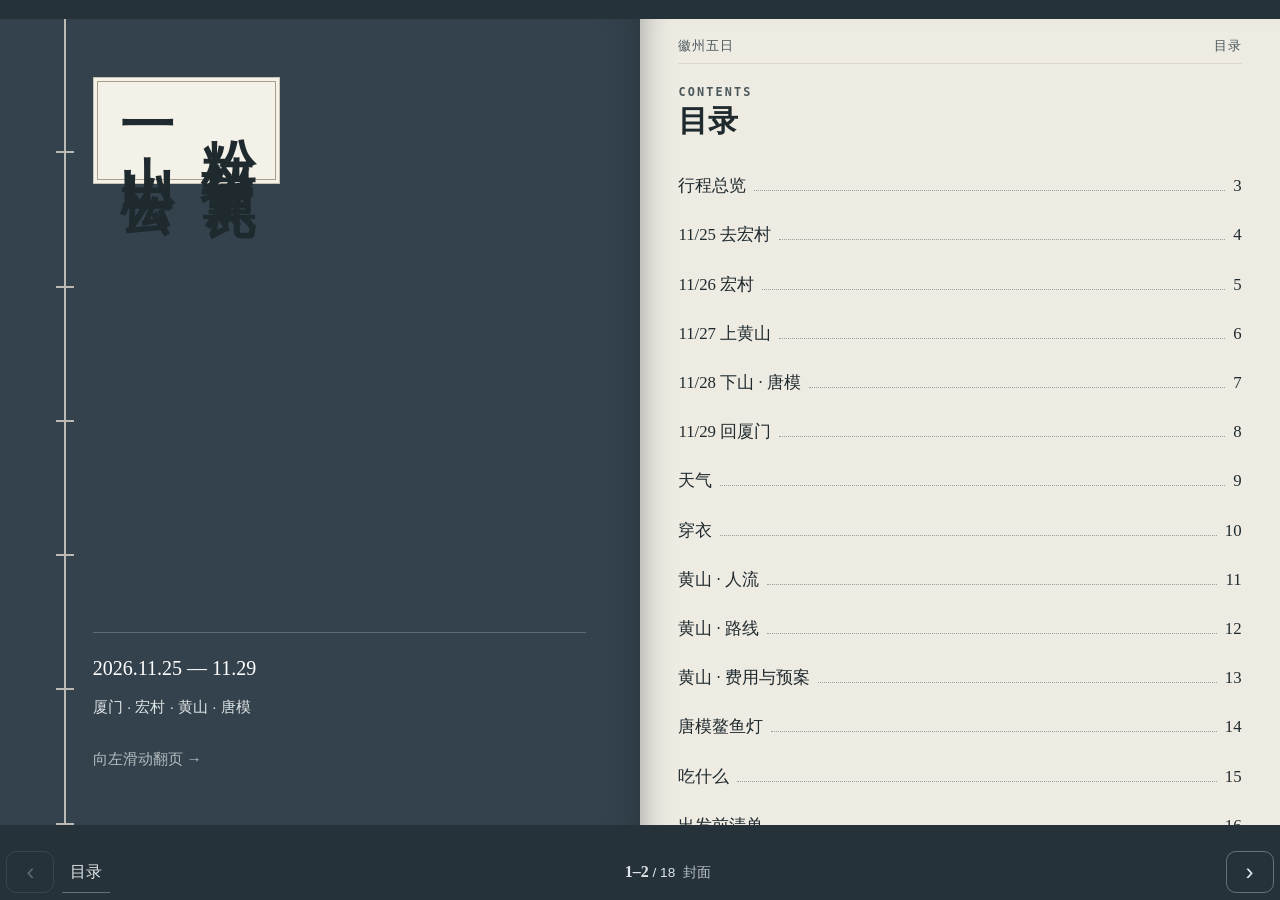
<file: book.html>
<!doctype html>
<html lang="zh-CN">
<head>
  <meta charset="utf-8">
  <meta name="viewport" content="width=device-width, initial-scale=1, viewport-fit=cover">
  <meta name="description" content="2026年11月25日至29日 厦门—宏村—黄山—唐模 五日亲子行程，翻页书版。">
  <meta name="theme-color" content="#34424d">
  <title>粉墙黛瓦，一山松云｜翻页书版</title>
  <style>
    :root {
      --ink: #1f2a2e;
      --ink-soft: #4a575b;
      --tile: #3b4549;
      --wall: #f6f3ec;
      --paper: #fbfaf6;
      --white: #ffffff;
      --pine: #3d6150;
      --pine-light: #e5eee8;
      --cinnabar: #b4442e;
      --cinnabar-light: #f7e6e0;
      --gold: #b88a2e;
      --gold-light: #f7efdc;
      --sky: #3b6c8c;
      --sky-light: #e3edf3;
      --line: rgba(31, 42, 46, 0.14);
      --shadow: 0 14px 40px rgba(31, 42, 46, 0.10);
      --radius: 18px;
      --display: "Songti SC", "STSong", "Noto Serif CJK SC", "Source Han Serif SC", serif;
      --body: "PingFang SC", "Hiragino Sans GB", "Microsoft YaHei", sans-serif;
      --mono: "SFMono-Regular", "Menlo", "Roboto Mono", monospace;
      --content: 1120px;
      --kai: "Kaiti SC", "STKaiti", "KaiTi", "Noto Serif CJK SC", serif;
    }
    * { box-sizing: border-box; }
    html {
      @media (prefers-reduced-motion: no-preference) { scroll-behavior: smooth; }
    }
    /* 2: keep section headings clear of the sticky nav after an anchor jump */
    section[id], article[id] { scroll-margin-top: 4rem; }
    body {
      margin: 0;
      color: var(--ink);
      background: var(--paper);
      font-family: var(--body);
      line-height: 1.75;
      -webkit-font-smoothing: antialiased;
    }
    a { color: var(--sky); }
    :focus-visible { outline: 3px solid var(--cinnabar); outline-offset: 3px; }
    .shell { width: min(calc(100% - 36px), var(--content)); margin-inline: auto; }
    h1, h2, h3 { font-family: var(--display); line-height: 1.3; margin: 0; text-wrap: balance; }
    .eyebrow {
      margin: 0 0 .4rem;
      color: var(--cinnabar);
      font-family: var(--mono);
      font-size: .74rem;
      font-weight: 700;
      letter-spacing: .18em;
    }

    /* ---------- hero ---------- */
    .hero {
      position: relative;
      color: var(--white);
      background: linear-gradient(180deg, #2a373c 0%, #1f2a2e 100%);
      overflow: hidden;
    }
    .hero svg.ridge { position: absolute; inset: auto 0 0 0; width: 100%; height: 46%; }
    .hero-inner { position: relative; padding: 4.5rem 0 7.5rem; }
    .hero .eyebrow { color: #e9b9a9; }
    .hero h1 { font-size: clamp(2rem, 6vw, 3.4rem); letter-spacing: .04em; }
    .hero .lede { max-width: 640px; margin: 1rem 0 1.6rem; color: #d8dfdf; font-size: 1.05rem; }
    .chips { display: flex; flex-wrap: wrap; gap: .5rem; padding: 0; margin: 0; list-style: none; }
    .chips li {
      padding: .3rem .8rem;
      border: 1px solid rgba(255,255,255,.28);
      border-radius: 999px;
      font-size: .88rem;
      background: rgba(255,255,255,.06);
    }

    /* ---------- nav ---------- */
    nav.toc {
      position: sticky; top: 0; z-index: 10;
      background: rgba(251, 250, 246, .94);
      backdrop-filter: blur(8px);
      border-bottom: 1px solid var(--line);
    }
    nav.toc ul {
      display: flex; gap: .2rem; margin: 0 auto; padding: .45rem 0;
      list-style: none; overflow-x: auto; scrollbar-width: none;
    }
    nav.toc a {
      display: block; white-space: nowrap;
      padding: .35rem .8rem; border-radius: 999px;
      color: var(--ink); text-decoration: none; font-size: .92rem;
    }
    nav.toc a:hover { background: var(--wall); }

    /* ---------- sections ---------- */
    section.section { padding: 3.6rem 0; }
    section.tint { background: var(--wall); }
    .section-head { max-width: 720px; margin-bottom: 1.8rem; }
    .section-head h2 { font-size: clamp(1.6rem, 4vw, 2.2rem); }
    .section-head p { margin: .6rem 0 0; color: var(--ink-soft); }

    .card {
      background: var(--white);
      border: 1px solid var(--line);
      border-radius: var(--radius);
      box-shadow: var(--shadow);
      padding: 1.3rem 1.4rem;
    }
    .grid { display: grid; gap: 1rem; }
    .grid-2 { grid-template-columns: repeat(auto-fit, minmax(300px, 1fr)); }
    .grid-4 { grid-template-columns: repeat(auto-fit, minmax(230px, 1fr)); }

    .placeholder {
      display: inline-block;
      padding: 0 .45rem;
      border: 1px dashed var(--gold);
      border-radius: 6px;
      background: var(--gold-light);
      color: #7a5a14;
      font-size: .9em;
    }
    .note {
      border-left: 4px solid var(--gold);
      background: var(--gold-light);
      padding: .8rem 1rem;
      border-radius: 0 12px 12px 0;
      margin: 1rem 0;
    }
    .note.warn { border-color: var(--cinnabar); background: var(--cinnabar-light); }
    .note.good { border-color: var(--pine); background: var(--pine-light); }
    .note p { margin: .2rem 0; }

    /* ---------- overview ---------- */
    .overview { display: grid; gap: 1.2rem; grid-template-columns: minmax(0, 1.05fr) minmax(0, 1fr); align-items: start; }
    @media (max-width: 860px) { .overview { grid-template-columns: 1fr; } }
    .timeline { list-style: none; margin: 0; padding: 0; }
    .timeline li {
      position: relative;
      padding: 0 0 1.2rem 4.6rem;
    }
    .timeline li::before {
      content: ""; position: absolute; left: 1.85rem; top: 2.4rem; bottom: 0;
      border-left: 2px dotted var(--line);
    }
    .timeline li:last-child::before { display: none; }
    .timeline .date {
      position: absolute; left: 0; top: 0;
      width: 3.8rem; height: 3.8rem; border-radius: 50%;
      display: grid; place-content: center; text-align: center;
      background: var(--ink); color: var(--white);
      font-family: var(--display); line-height: 1.1;
    }
    .timeline .date b { display: block; font-size: 1.25rem; }
    .timeline .date small { font-size: .7rem; opacity: .8; }
    .timeline h3 { font-size: 1.15rem; padding-top: .35rem; }
    .timeline p { margin: .25rem 0 0; color: var(--ink-soft); }
    .timeline .sleep { font-size: .88rem; color: var(--pine); }
    .map-card svg { width: 100%; height: auto; display: block; }
    .map-card figcaption { font-size: .85rem; color: var(--ink-soft); margin-top: .5rem; }

    /* ---------- itinerary ---------- */
    .day { margin-bottom: 1.4rem; }
    .day-head { display: flex; flex-wrap: wrap; align-items: baseline; gap: .4rem 1rem; margin-bottom: .8rem; }
    .day-head h3 { font-size: 1.4rem; }
    .day-head .tag {
      font-size: .8rem; padding: .1rem .6rem; border-radius: 999px;
      background: var(--pine-light); color: var(--pine);
    }
    .day-head .tag.hard { background: var(--cinnabar-light); color: var(--cinnabar); }
    .schedule { width: 100%; border-collapse: collapse; }
    .schedule th, .schedule td { text-align: left; vertical-align: top; padding: .55rem .4rem; border-top: 1px solid var(--line); }
    .schedule th { width: 5.6rem; font-family: var(--mono); font-size: .85rem; color: var(--cinnabar); font-weight: 700; white-space: nowrap; }
    .schedule td small { color: var(--ink-soft); }
    .day-extra { display: grid; gap: .8rem; grid-template-columns: repeat(auto-fit, minmax(240px, 1fr)); margin-top: .9rem; }
    .day-extra div { background: var(--wall); border-radius: 12px; padding: .7rem .9rem; font-size: .93rem; }
    .day-extra h4 { margin: 0 0 .2rem; font-size: .95rem; }
    .day-extra ul { margin: 0; padding-left: 1.1rem; }

    /* ---------- weather ---------- */
    .wx-status { font-size: .9rem; color: var(--ink-soft); margin-bottom: 1rem; }
    .wx-status .dot { display: inline-block; width: .6rem; height: .6rem; border-radius: 50%; background: var(--gold); margin-right: .35rem; vertical-align: middle; }
    .wx-status.live .dot { background: var(--pine); }
    .wx-day h3 { font-size: 1.15rem; margin-bottom: .6rem; }
    .wx-day h3 small { font-family: var(--body); font-size: .8rem; color: var(--ink-soft); font-weight: 400; }
    .wx-place { display: grid; grid-template-columns: 2.4rem 1fr auto; gap: .2rem .7rem; align-items: center; padding: .6rem 0; border-top: 1px solid var(--line); }
    .wx-place .ico { font-size: 1.7rem; line-height: 1; }
    .wx-place .name { font-weight: 600; }
    .wx-place .name small { display: block; font-weight: 400; color: var(--ink-soft); font-size: .8rem; }
    .wx-place .temp { font-family: var(--display); font-size: 1.25rem; text-align: right; white-space: nowrap; }
    .wx-place .temp .lo { color: var(--sky); }
    .wx-place .temp .hi { color: var(--cinnabar); }
    .wx-place .meta { grid-column: 2 / 4; font-size: .82rem; color: var(--ink-soft); }
    .wx-place.peak { background: var(--sky-light); border-radius: 10px; padding-inline: .5rem; border-top-color: transparent; }
    .gust-strong { color: var(--cinnabar); font-weight: 700; }
    .hourly-wrap { overflow-x: auto; margin-top: 1rem; }
    table.hourly { border-collapse: separate; border-spacing: 0; min-width: 640px; width: 100%; font-size: .9rem; }
    table.hourly :is(th, td):first-child { position: sticky; inset-inline-start: 0; z-index: 1; background: var(--white); }
    table.hourly thead th:first-child { background: var(--wall); }
    table.hourly th, table.hourly td { padding: .45rem .5rem; text-align: center; border-bottom: 1px solid var(--line); }
    table.hourly thead th { font-weight: 600; background: var(--wall); }
    table.hourly td:first-child, table.hourly th:first-child { text-align: left; white-space: nowrap; }

    /* ---------- clothing ---------- */
    .layers { list-style: none; margin: .5rem 0 0; padding: 0; }
    .layers li { display: grid; grid-template-columns: 4.6rem 1fr; gap: .6rem; padding: .45rem 0; border-top: 1px solid var(--line); }
    .layers li b { color: var(--pine); font-size: .9rem; }
    .checklist { columns: 2 220px; margin: .4rem 0 0; padding-left: 1.1rem; }
    .checklist li { break-inside: avoid; margin-bottom: .2rem; }
    .who { display: inline-block; font-size: .78rem; padding: 0 .5rem; border-radius: 999px; background: var(--sky-light); color: var(--sky); margin-left: .3rem; }

    /* ---------- huangshan ---------- */
    .route-wrap { display: grid; gap: 1.2rem; grid-template-columns: minmax(0, 1fr) minmax(0, 1fr); align-items: start; }
    @media (max-width: 900px) { .route-wrap { grid-template-columns: 1fr; } }
    .route-map svg { width: 100%; height: auto; display: block; }
    .legend { display: flex; flex-wrap: wrap; gap: .4rem 1rem; font-size: .85rem; margin-top: .5rem; }
    .legend span::before { content: ""; display: inline-block; width: 1.4rem; height: 0; border-top: 3px solid; vertical-align: middle; margin-right: .35rem; }
    .legend .l1::before { border-color: var(--cinnabar); }
    .legend .l2::before { border-color: var(--pine); }
    .legend .l3::before { border-color: var(--ink-soft); border-top-style: dashed; }
    .legend .l4::before { border-color: var(--sky); border-top-width: 4px; }
    .steps { list-style: none; margin: 0; padding: 0; counter-reset: s; }
    .steps li { position: relative; padding: .55rem 0 .55rem 2.6rem; border-top: 1px solid var(--line); }
    .steps li::before {
      counter-increment: s; content: counter(s);
      position: absolute; left: 0; top: .6rem;
      width: 1.8rem; height: 1.8rem; border-radius: 50%;
      display: grid; place-content: center;
      font-size: .85rem; font-weight: 700; color: var(--white);
    }
    .steps.d1 li::before { background: var(--cinnabar); }
    .steps.d2 li::before { background: var(--pine); }
    .steps .t { font-family: var(--mono); font-size: .8rem; color: var(--ink-soft); }
    .steps .lvl { font-size: .75rem; padding: 0 .45rem; border-radius: 999px; background: var(--pine-light); color: var(--pine); margin-left: .3rem; }
    .steps .lvl.mid { background: var(--gold-light); color: #7a5a14; }
    .steps .lvl.hard { background: var(--cinnabar-light); color: var(--cinnabar); }
    .steps p { margin: .15rem 0 0; font-size: .93rem; color: var(--ink-soft); }
    table.price { width: 100%; border-collapse: collapse; font-size: .93rem; }
    table.price th, table.price td { padding: .5rem .4rem; border-top: 1px solid var(--line); text-align: left; vertical-align: top; }
    table.price thead th { border-top: 0; color: var(--ink-soft); font-weight: 600; font-size: .85rem; }
    .compare { display: grid; gap: 1rem; grid-template-columns: repeat(auto-fit, minmax(260px, 1fr)); }
    .compare .card h3 { font-size: 1.1rem; margin-bottom: .3rem; }
    .compare .card.pick { border: 2px solid var(--pine); }
    .compare ul { margin: .3rem 0 0; padding-left: 1.1rem; }
    .plan-b td:first-child { font-weight: 600; white-space: nowrap; }

    /* ---------- footer ---------- */
    .sources { padding: 2.6rem 0 3.4rem; background: var(--ink); color: #c9d1d1; font-size: .9rem; }
    .sources h2 { color: var(--white); font-size: 1.3rem; margin-bottom: .8rem; }
    .sources a { color: #e9c3b6; }
    .sources ul { padding-left: 1.1rem; }

    @media print {
      nav.toc { display: none; }
      .hero { color: var(--ink); background: none; }
      .hero svg.ridge { display: none; }
      .card { box-shadow: none; }
      section.section { padding: 1.4rem 0; break-inside: avoid-page; }
    }
/* ---------- landmark vignettes (woodblock-print style line drawings) ---------- */
.vignette { margin: 0 0 1.1rem; }
.vignette figcaption {
  margin-top: .3rem;
  text-align: center;
  font-family: var(--kai);
  font-size: .8rem;
  letter-spacing: .12em;
  color: var(--ink-soft);
}
.vg { display: block; width: 100%; height: auto; max-height: 220px; }
.vg .wall { fill: #f8f6f0; stroke: var(--ink); stroke-width: 1.4; stroke-linejoin: round; }
.vg .cap { stroke: var(--ink); stroke-width: 5; }
.vg .dark { fill: var(--ink); }
.vg .line { fill: none; stroke: var(--ink); stroke-width: 1.4; stroke-linecap: round; stroke-linejoin: round; }
.vg .far { fill: none; stroke: var(--ink); stroke-width: 1; opacity: .35; stroke-linejoin: round; }
.vg .water { fill: #dbe3e2; }
.vg .ripple { stroke: #f8f6f0; stroke-width: 1.6; stroke-linecap: round; }
.vg .pine { fill: #3d6150; stroke: var(--ink); stroke-width: 1.2; stroke-linejoin: round; }
.vg .rock { fill: #d3d9d7; stroke: var(--ink); stroke-width: 1.4; stroke-linejoin: round; }
.vg .wood { fill: #7a5a40; }
.vg .wood-line { stroke: #5a4230; stroke-width: 5; }
.vg .sun { fill: #e4a845; }
.vg .ray { stroke: #c47f1e; stroke-width: 2; stroke-linecap: round; }
.vg .cloud { fill: #f7f8f7; stroke: var(--ink); stroke-width: 1.1; stroke-linejoin: round; }
.vg .red { fill: #c8553d; }
.vg .gold { fill: #e3b552; }
.vg .spark { stroke: #d39b35; stroke-width: 1.6; stroke-linecap: round; }
.vg .whisker { stroke-width: 1.8; }


    .day .vignette { margin: -.2rem 0 1rem; }
  
/* ================= book edition ================= */
:root {
  --paper: #eeebe3;          /* 宣纸: a greyed, cool paper rather than warm cream */
  --paper-edge: #dcd7cb;
  --cover: #34424d;          /* 磁青纸: the blue-grey of thread-bound book covers */
  --cover-dark: #26323a;
  --thread: #e9e4d6;
  --bar-h: 3.5rem;
  --kai: "Kaiti SC", "STKaiti", "KaiTi", "Noto Serif CJK SC", serif;
}

html { scroll-behavior: auto; }
.book-body {
  margin: 0;
  height: 100dvh;
  overflow: hidden;
  background: var(--cover-dark);
}
.book-body::before { display: none; }

.visually-hidden {
  position: absolute !important;
  width: 1px; height: 1px;
  overflow: hidden;
  clip-path: inset(50%);
  white-space: nowrap;
}

/* ---------- track ---------- */
.book {
  position: relative;
  display: flex;
  height: calc(100dvh - var(--bar-h) - env(safe-area-inset-bottom));
  overflow-x: auto;
  overflow-y: hidden;
  scroll-snap-type: x mandatory;
  overscroll-behavior-x: contain;
  touch-action: pan-x pan-y;
  scrollbar-width: none;
}
.book::-webkit-scrollbar { display: none; }
.book:focus-visible { outline-offset: -4px; }

.page {
  flex: 0 0 100%;
  height: 100%;
  scroll-snap-align: start;
  scroll-snap-stop: always;
  overflow-y: auto;
  overscroll-behavior-y: contain;
  background: var(--paper);
  outline: none;
}

.sheet {
  position: relative;
  min-height: 100%;
  max-width: 44rem;
  margin-inline: auto;
  padding: 1rem 1.15rem 2.6rem;
  background: var(--paper);
}
/* the lifted-page shade; only visible while a page turns */
.sheet::after {
  content: "";
  position: absolute;
  inset: 0;
  pointer-events: none;
  opacity: 0;
  background: linear-gradient(90deg, rgba(20, 28, 33, .28), rgba(20, 28, 33, 0) 70%);
}

/* running head and folio, as in a printed book */
.runhead {
  display: flex;
  justify-content: space-between;
  margin: 0 0 1.1rem;
  padding-bottom: .35rem;
  border-bottom: 1px solid var(--paper-edge);
  font-family: var(--kai);
  font-size: .8rem;
  color: var(--ink-soft);
  letter-spacing: .08em;
}
.folio {
  position: absolute;
  inset-inline: 0;
  bottom: .7rem;
  margin: 0;
  text-align: center;
  font-family: var(--display);
  font-size: .85rem;
  color: var(--ink-soft);
}

/* ---------- content inside pages ---------- */
.sheet-body .section-head { margin-bottom: 1.2rem; }
.sheet-body .section-head h2 { font-size: clamp(1.5rem, 6vw, 1.9rem); }
.sheet-body .card {
  background: rgba(255, 255, 255, .5);
  box-shadow: none;
  border-color: var(--paper-edge);
  border-radius: 12px;
  padding: 1rem 1.05rem;
}
.sheet-body .overview,
.sheet-body .route-wrap { grid-template-columns: 1fr; }
.sheet-body .grid-2 { grid-template-columns: repeat(auto-fit, minmax(min(100%, 280px), 1fr)); }
.sheet-body .day { margin: 0; }
.sheet-body .day-extra div { background: rgba(255, 255, 255, .5); }
.sheet-body table.hourly :is(th, td):first-child { background: var(--paper); }
.sheet-body table.hourly thead th:first-child,
.sheet-body table.hourly thead th { background: var(--paper-edge); }
.see-also { margin: 1rem 0 0; font-size: .92rem; }

/* contents page */
.toc-list { list-style: none; margin: 0; padding: 0; }
.toc-list a {
  display: flex;
  align-items: baseline;
  gap: .5rem;
  padding: .62rem 0;
  color: var(--ink);
  text-decoration: none;
  font-family: var(--display);
  font-size: 1.05rem;
}
.toc-list i { flex: 1; border-bottom: 1px dotted var(--ink-soft); opacity: .5; }
.toc-list b { font-weight: 400; font-variant-numeric: tabular-nums; }
.toc-list a:hover span { color: var(--cinnabar); }

/* ---------- covers: thread-bound book ---------- */
.page--cover, .page--cover .sheet { background: var(--cover); }
.page--cover .sheet { max-width: none; display: flex; flex-direction: column; padding-block: 0; }
.page--cover .sheet-body { flex: 1; display: flex; }
.cover {
  position: relative;
  flex: 1;
  display: grid;
  grid-template-rows: 1fr auto;
  gap: 1.6rem;
  padding: 2.4rem 1rem 2rem 3.4rem;
  color: #dfe5e6;
}
/* stitching along the spine: one thread line, six ties */
.cover::before {
  content: "";
  position: absolute;
  inset-block: 0;
  left: 1.1rem;
  width: 1.1rem;
  background:
    linear-gradient(var(--thread), var(--thread)) 0 0 / 2px 100% no-repeat,
    repeating-linear-gradient(180deg, transparent 0 calc(16.66% - 2px), var(--thread) calc(16.66% - 2px) 16.66%);
  background-position: 50% 0, 0 8%;
  opacity: .75;
}
.slip {
  justify-self: start;
  align-self: start;
  margin-top: 1.2rem;
  padding: 1.1rem .7rem;
  background: #f4f1e8;
  border: 1px solid #c9c2b0;
  box-shadow: inset 0 0 0 3px #f4f1e8, inset 0 0 0 4px #a99f88;
}
.slip h1 {
  writing-mode: vertical-rl;
  font-size: clamp(2.4rem, 12vw, 3.4rem);
  letter-spacing: .32em;
  line-height: 1.5;
  color: var(--ink);
  text-wrap: initial;
}
.cover-meta { padding-bottom: 1.2rem; border-top: 1px solid rgba(223, 229, 230, .25); padding-top: 1rem; font-size: .95rem; line-height: 1.9; }
.cover-meta p { margin: 0; }
.cover-date { font-family: var(--display); font-size: 1.25rem; color: #fff; margin-bottom: .4rem !important; }
.cover-hint { margin-top: 1.4rem !important; font-family: var(--kai); opacity: .75; }
.back { grid-template-columns: 1fr; align-content: end; min-height: 100%; }
.back-meta { font-size: .92rem; line-height: 1.9; }
.back-meta p { margin: 0; }
.back-note { opacity: .7; font-size: .82rem; margin: .6rem 0 !important; }
.back-meta a { color: #f0d2c6; }

/* ---------- bottom bar ---------- */
.bar {
  position: fixed;
  inset-inline: 0;
  bottom: 0;
  z-index: 5;
  display: grid;
  grid-template-columns: 3rem auto 1fr 3rem;
  align-items: center;
  gap: .5rem;
  height: calc(var(--bar-h) + env(safe-area-inset-bottom));
  padding: 0 .4rem env(safe-area-inset-bottom);
  background: var(--cover-dark);
  color: #dfe5e6;
}
.bar-btn {
  height: 2.6rem;
  border: 1px solid rgba(223, 229, 230, .35);
  border-radius: 10px;
  background: transparent;
  color: inherit;
  font-size: 1.5rem;
  line-height: 1;
  cursor: pointer;
  touch-action: manipulation;
}
.bar-btn:disabled { opacity: .3; cursor: default; }
.bar-toc { color: inherit; font-family: var(--kai); padding: .4rem .5rem; text-decoration: none; border-bottom: 1px solid rgba(223, 229, 230, .35); }
.bar-pos { margin: 0; text-align: center; font-size: .85rem; white-space: nowrap; overflow: hidden; text-overflow: ellipsis; }
.bar-pos b { font-family: var(--display); font-size: 1rem; }
.bar-pos span { margin-left: .5rem; font-family: var(--kai); opacity: .8; }
.bar :focus-visible { outline: 2px solid #f0d2c6; outline-offset: 2px; }

/* ---------- smooth flipping and the page-turn effect ---------- */
@media (prefers-reduced-motion: no-preference) {
  .book { scroll-behavior: smooth; }
  @supports ((animation-timeline: view()) and (animation-range: entry)) {
    .page { view-timeline: --page inline; perspective: 1600px; }
    .sheet {
      transform-origin: left center;
      animation: page-turn linear both;
      animation-timeline: --page;
    }
    .sheet::after {
      animation: page-shade linear both;
      animation-timeline: --page;
    }
  }
}
/* 0% = page arriving from the right, 50% = page fully in view, 100% = page leaving to the left */
@keyframes page-turn {
  0%, 50% { transform: none; }
  100% { transform: rotateY(-48deg); }
}
@keyframes page-shade {
  0% { opacity: 1; }
  50% { opacity: 0; }
  100% { opacity: .6; }
}

/* ---------- wide screens: an open book, two pages per spread ---------- */
@media (min-width: 1000px) and (min-aspect-ratio: 4/3) {
  .book { padding: 1.2rem 0; box-sizing: border-box; }
  .page { flex-basis: 50%; scroll-snap-align: none; scroll-snap-stop: normal; }
  .page:nth-child(odd) { scroll-snap-align: start; scroll-snap-stop: always; }
  .page:nth-child(odd) .sheet { box-shadow: inset -28px 0 30px -26px rgba(20, 28, 33, .35); }
  .page:nth-child(even) .sheet { box-shadow: inset 28px 0 30px -26px rgba(20, 28, 33, .35); }
  .sheet { max-width: none; padding-inline: 2.4rem; }
  .sheet, .sheet::after { animation: none !important; }
}

/* ---------- mountain pages: granite, pine and sunrise ---------- */
.page--peak {
  --granite: #e4e8e7;       /* cool weathered granite instead of paper */
  --granite-edge: #c9d1cf;
  --pine-deep: #2c5444;     /* Huangshan pine needles */
  --sunrise: #c47f1e;       /* first light on the peaks */
  background: var(--granite);
}
.page--peak .sheet { background: var(--granite); }
.page--peak .runhead { color: var(--pine-deep); border-bottom-color: var(--granite-edge); }
.page--peak .folio { color: var(--pine-deep); }
.page--peak .eyebrow { color: var(--pine-deep); }
.page--peak h2, .page--peak h3 { color: #1d3a30; }
.page--peak .schedule th { color: var(--pine-deep); }
.page--peak .schedule th, .page--peak .schedule td,
.page--peak .card { border-color: var(--granite-edge); }
.page--peak .card, .page--peak .day-extra div { background: rgba(255, 255, 255, .45); }
.page--peak .sun { color: var(--sunrise); }
.page--peak .sun::before { content: "☀ "; font-weight: 400; }
.page--peak .sheet-body table.hourly :is(th, td):first-child { background: var(--granite); }
.page--peak .sheet-body table.hourly thead th { background: var(--granite-edge); }

/* ---------- landmark vignettes (woodblock-print style line drawings) ---------- */
.vignette { margin: 0 0 1.1rem; }
.vignette figcaption {
  margin-top: .3rem;
  text-align: center;
  font-family: var(--kai);
  font-size: .8rem;
  letter-spacing: .12em;
  color: var(--ink-soft);
}
.vg { display: block; width: 100%; height: auto; max-height: 220px; }
.vg .wall { fill: #f8f6f0; stroke: var(--ink); stroke-width: 1.4; stroke-linejoin: round; }
.vg .cap { stroke: var(--ink); stroke-width: 5; }
.vg .dark { fill: var(--ink); }
.vg .line { fill: none; stroke: var(--ink); stroke-width: 1.4; stroke-linecap: round; stroke-linejoin: round; }
.vg .far { fill: none; stroke: var(--ink); stroke-width: 1; opacity: .35; stroke-linejoin: round; }
.vg .water { fill: #dbe3e2; }
.vg .ripple { stroke: #f8f6f0; stroke-width: 1.6; stroke-linecap: round; }
.vg .pine { fill: #3d6150; stroke: var(--ink); stroke-width: 1.2; stroke-linejoin: round; }
.vg .rock { fill: #d3d9d7; stroke: var(--ink); stroke-width: 1.4; stroke-linejoin: round; }
.vg .wood { fill: #7a5a40; }
.vg .wood-line { stroke: #5a4230; stroke-width: 5; }
.vg .sun { fill: #e4a845; }
.vg .ray { stroke: #c47f1e; stroke-width: 2; stroke-linecap: round; }
.vg .cloud { fill: #f7f8f7; stroke: var(--ink); stroke-width: 1.1; stroke-linejoin: round; }
.vg .red { fill: #c8553d; }
.vg .gold { fill: #e3b552; }
.vg .spark { stroke: #d39b35; stroke-width: 1.6; stroke-linecap: round; }
.vg .whisker { stroke-width: 1.8; }
.page--peak .vg .wall, .page--peak .vg .cloud { fill: #f4f6f5; }

  </style>
</head>
<body class="book-body">
<nav class="bar" aria-label="翻页">
  <button type="button" class="bar-btn" data-dir="prev" aria-label="上一页">‹</button>
  <a class="bar-toc" href="#p-contents">目录</a>
  <p class="bar-pos" aria-hidden="true"><b id="posNum">1</b> / 18<span id="posTitle">封面</span></p>
  <button type="button" class="bar-btn" data-dir="next" aria-label="下一页">›</button>
</nav>
<main class="book" id="book" tabindex="0" role="region" aria-roledescription="书" aria-label="徽州五日行程书">
<article class="page page--cover" id="p-cover" tabindex="-1" role="group" aria-roledescription="页" aria-label="第 1 页，共 18 页：封面" data-title="封面">
<div class="sheet"><div class="sheet-body">
<div class="cover">
  <div class="slip" lang="zh-Hans">
    <h1>粉墙黛瓦<br>一山松云</h1>
  </div>
  <div class="cover-meta">
    <p class="cover-date">2026.11.25 — 11.29</p>
    <p>厦门 · 宏村 · 黄山 · 唐模</p>
    <p class="cover-hint">向左滑动翻页 →</p>
  </div>
</div></div></div>
</article>
<article class="page" id="p-contents" tabindex="-1" role="group" aria-roledescription="页" aria-label="第 2 页，共 18 页：目录" data-title="目录">
<div class="sheet"><p class="runhead" aria-hidden="true"><span>徽州五日</span><span>目录</span></p><div class="sheet-body"><div class="section-head"><p class="eyebrow">CONTENTS</p><h2>目录</h2></div><ol class="toc-list"><li><a href="#p-overview"><span>行程总览</span><i aria-hidden="true"></i><b>3</b></a></li><li><a href="#p-d1"><span>11/25 去宏村</span><i aria-hidden="true"></i><b>4</b></a></li><li><a href="#p-d2"><span>11/26 宏村</span><i aria-hidden="true"></i><b>5</b></a></li><li><a href="#p-d3"><span>11/27 上黄山</span><i aria-hidden="true"></i><b>6</b></a></li><li><a href="#p-d4"><span>11/28 下山 · 唐模</span><i aria-hidden="true"></i><b>7</b></a></li><li><a href="#p-d5"><span>11/29 回厦门</span><i aria-hidden="true"></i><b>8</b></a></li><li><a href="#p-weather"><span>天气</span><i aria-hidden="true"></i><b>9</b></a></li><li><a href="#p-clothing"><span>穿衣</span><i aria-hidden="true"></i><b>10</b></a></li><li><a href="#p-hs-crowd"><span>黄山 · 人流</span><i aria-hidden="true"></i><b>11</b></a></li><li><a href="#p-hs-route"><span>黄山 · 路线</span><i aria-hidden="true"></i><b>12</b></a></li><li><a href="#p-hs-more"><span>黄山 · 费用与预案</span><i aria-hidden="true"></i><b>13</b></a></li><li><a href="#p-lantern"><span>唐模鳌鱼灯</span><i aria-hidden="true"></i><b>14</b></a></li><li><a href="#p-food"><span>吃什么</span><i aria-hidden="true"></i><b>15</b></a></li><li><a href="#p-tips"><span>出发前清单</span><i aria-hidden="true"></i><b>16</b></a></li><li><a href="#p-sources"><span>资料来源</span><i aria-hidden="true"></i><b>17</b></a></li></ol></div><p class="folio" aria-hidden="true">2</p></div>
</article>
<article class="page" id="p-overview" tabindex="-1" role="group" aria-roledescription="页" aria-label="第 3 页，共 18 页：行程总览" data-title="行程总览">
<div class="sheet"><p class="runhead" aria-hidden="true"><span>徽州五日</span><span>行程总览</span></p><div class="sheet-body">
    <div class="section-head">
      <p class="eyebrow">OVERVIEW</p>
      <h2>行程总览</h2>
      <p>五天里只有 11/27–28 两天爬山，其余都是平地古村。第四天晚上住唐模，返程不用赶车。</p>
    </div>
    <div class="overview">
      <ol class="timeline">
        <li>
          <span class="date"><span><b>25</b><small>周三</small></span></span>
          <h3>厦门北 → 黄山北 → 宏村</h3>
          <p>动车 <span class="placeholder">去程车次待填</span>，到站后打车约 1 小时 10 分钟到宏村。晚上看宏村鱼灯巡游。</p>
          <p class="sleep">🛏 宏村 <span class="placeholder">酒店待填</span></p>
        </li>
        <li>
          <span class="date"><span><b>26</b><small>周四</small></span></span>
          <h3>宏村一整天</h3>
          <p>清晨南湖，上午月沼、承志堂，下午卢村观景台或奇墅湖。</p>
          <p class="sleep">🛏 宏村 <span class="placeholder">酒店待填</span></p>
        </li>
        <li>
          <span class="date"><span><b>27</b><small>周五</small></span></span>
          <h3>宏村 → 汤口 → 玉屏索道上山</h3>
          <p>迎客松 → 光明顶 → 北海宾馆，傍晚看日落。今天的路最难走，好在周五人相对少。</p>
          <p class="sleep">🛏 黄山雲麓北海宾馆（海拔约 1630 米）</p>
        </li>
        <li>
          <span class="date"><span><b>28</b><small>周六</small></span></span>
          <h3>日出 → 始信峰 → 云谷索道下山 → 唐模</h3>
          <p>10:30 前下山，避开周六下午的拥堵。下午到唐模，18:18 看鳌鱼灯。</p>
          <p class="sleep">🛏 唐模 <span class="placeholder">住处待填</span></p>
        </li>
        <li>
          <span class="date"><span><b>29</b><small>周日</small></span></span>
          <h3>唐模 → 黄山北 → 厦门北</h3>
          <p>早上逛人少的唐模水街，G1611 黄山北 10:12 发车，14:32 到厦门北。</p>
          <p class="sleep">🚄 G1611</p>
        </li>
      </ol>

      <figure class="card map-card" style="margin:0">
        <svg viewBox="0 0 560 540" role="img" aria-labelledby="mapTitle">
          <title id="mapTitle">行程路线示意图：黄山北站、宏村、汤口、黄山北海、唐模的相对位置</title>
          <defs>
            <marker id="arr" viewBox="0 0 10 10" refX="8" refY="5" markerWidth="6" markerHeight="6" orient="auto-start-reverse">
              <path d="M0 0 L10 5 L0 10 z" fill="#b4442e"/>
            </marker>
            <marker id="arrG" viewBox="0 0 10 10" refX="8" refY="5" markerWidth="6" markerHeight="6" orient="auto-start-reverse">
              <path d="M0 0 L10 5 L0 10 z" fill="#3d6150"/>
            </marker>
          </defs>
          <rect x="0" y="0" width="560" height="540" rx="14" fill="#f6f3ec"/>
          <g fill="#dfe4de" stroke="#c4ccc5">
            <path d="M200 160 L240 70 L265 110 L285 55 L320 120 L345 95 L380 170 Z"/>
          </g>
          <text x="300" y="40" text-anchor="middle" font-size="13" fill="#4a575b">黄山风景区</text>
          <path d="M440 470 C 330 420, 180 330, 96 248" fill="none" stroke="#b4442e" stroke-width="3" marker-end="url(#arr)"/>
          <text x="250" y="400" font-size="12" fill="#b4442e" transform="rotate(32 250 400)">11/25 约 70km · 1h10</text>
          <path d="M96 236 C 150 200, 210 170, 262 156" fill="none" stroke="#b4442e" stroke-width="3" marker-end="url(#arr)"/>
          <text x="132" y="236" font-size="12" fill="#b4442e" transform="rotate(-27 132 236)">11/27 约 55km · 1h</text>
          <path d="M276 146 L284 100" fill="none" stroke="#3b6c8c" stroke-width="4" stroke-dasharray="2 5" stroke-linecap="round"/>
          <text x="296" y="128" font-size="11" fill="#3b6c8c">景交车 + 索道</text>
          <path d="M284 160 C 360 230, 430 320, 466 392" fill="none" stroke="#3d6150" stroke-width="3" marker-end="url(#arrG)"/>
          <text x="388" y="270" font-size="12" fill="#3d6150" transform="rotate(52 388 270)">11/28 约 60km · 1h</text>
          <path d="M468 412 L450 458" fill="none" stroke="#3d6150" stroke-width="3" marker-end="url(#arrG)"/>
          <text x="474" y="442" font-size="11" fill="#3d6150">11/29 约 25min</text>
          <path d="M432 480 L432 520" stroke="#1f2a2e" stroke-width="2" stroke-dasharray="5 4"/>
          <text x="420" y="528" font-size="12" text-anchor="end" fill="#1f2a2e">⇅ 厦门北（回程 G1611 约 4h20）</text>
          <g font-size="14" font-weight="600" fill="#1f2a2e">
            <circle cx="88" cy="240" r="8" fill="#b4442e"/><text x="40" y="270">宏村</text>
            <circle cx="272" cy="152" r="7" fill="#1f2a2e"/><text x="262" y="138" text-anchor="end">汤口换乘中心</text>
            <circle cx="284" cy="92" r="8" fill="#3b6c8c"/><text x="300" y="88">北海宾馆</text>
            <circle cx="470" cy="402" r="8" fill="#3d6150"/><text x="486" y="400">唐模 🏮</text>
            <circle cx="444" cy="470" r="8" fill="#1f2a2e"/><text x="460" y="484">黄山北站</text>
          </g>
          <text x="20" y="28" font-size="12" fill="#4a575b">N ↑ 示意图，比例不精确</text>
        </svg>
        <figcaption>距离和车程是大致估计，出发前请用导航确认。网友反映周末皖南路上容易堵车，打车多留 20–30 分钟。</figcaption>
      </figure>
    </div>
  </div><p class="folio" aria-hidden="true">3</p></div>
</article>
<article class="page" id="p-d1" tabindex="-1" role="group" aria-roledescription="页" aria-label="第 4 页，共 18 页：11/25 去宏村" data-title="11/25 去宏村">
<div class="sheet"><p class="runhead" aria-hidden="true"><span>徽州五日</span><span>11/25 去宏村</span></p><div class="sheet-body"><figure class="vignette"><svg class="vg" viewBox="0 0 600 220" role="img" aria-labelledby="vg-nh-t"><title id="vg-nh-t">宏村南湖画桥线描</title><polyline class="far" points="0,92 70,74 130,86 220,60 300,80 380,66 470,84 540,70 600,86"/><polygon class="wall" points="10.0,168.0 10.0,110.0 27.2,110.0 27.2,99.0 44.4,99.0 44.4,88.0 61.6,88.0 61.6,99.0 78.8,99.0 78.8,110.0 96.0,110.0 96.0,168.0"/>
<line class="cap" x1="7.0" y1="110.0" x2="30.2" y2="110.0"/>
<path class="line" d="M7.0 110.0 l-4 -4"/>
<line class="cap" x1="24.2" y1="99.0" x2="47.4" y2="99.0"/>
<path class="line" d="M24.2 99.0 l-4 -4"/>
<line class="cap" x1="41.4" y1="88.0" x2="64.6" y2="88.0"/>
<path class="line" d="M41.4 88.0 l-4 -4"/>
<path class="line" d="M64.6 88.0 l4 -4"/>
<line class="cap" x1="58.6" y1="99.0" x2="81.8" y2="99.0"/>
<path class="line" d="M81.8 99.0 l4 -4"/>
<line class="cap" x1="75.8" y1="110.0" x2="99.0" y2="110.0"/>
<path class="line" d="M99.0 110.0 l4 -4"/>
<rect class="dark" x="34.7" y="132.0" width="8" height="10" rx="1"/>
<rect class="dark" x="63.3" y="132.0" width="8" height="10" rx="1"/><polygon class="wall" points="90.0,168.0 90.0,92.0 106.8,92.0 106.8,81.0 123.6,81.0 123.6,70.0 140.4,70.0 140.4,81.0 157.2,81.0 157.2,92.0 174.0,92.0 174.0,168.0"/>
<line class="cap" x1="87.0" y1="92.0" x2="109.8" y2="92.0"/>
<path class="line" d="M87.0 92.0 l-4 -4"/>
<line class="cap" x1="103.8" y1="81.0" x2="126.6" y2="81.0"/>
<path class="line" d="M103.8 81.0 l-4 -4"/>
<line class="cap" x1="120.6" y1="70.0" x2="143.4" y2="70.0"/>
<path class="line" d="M120.6 70.0 l-4 -4"/>
<path class="line" d="M143.4 70.0 l4 -4"/>
<line class="cap" x1="137.4" y1="81.0" x2="160.2" y2="81.0"/>
<path class="line" d="M160.2 81.0 l4 -4"/>
<line class="cap" x1="154.2" y1="92.0" x2="177.0" y2="92.0"/>
<path class="line" d="M177.0 92.0 l4 -4"/>
<rect class="dark" x="114.0" y="120.9" width="8" height="10" rx="1"/>
<rect class="dark" x="142.0" y="120.9" width="8" height="10" rx="1"/><polygon class="wall" points="424.0,168.0 424.0,98.0 440.0,98.0 440.0,87.0 456.0,87.0 456.0,76.0 472.0,76.0 472.0,87.0 488.0,87.0 488.0,98.0 504.0,98.0 504.0,168.0"/>
<line class="cap" x1="421.0" y1="98.0" x2="443.0" y2="98.0"/>
<path class="line" d="M421.0 98.0 l-4 -4"/>
<line class="cap" x1="437.0" y1="87.0" x2="459.0" y2="87.0"/>
<path class="line" d="M437.0 87.0 l-4 -4"/>
<line class="cap" x1="453.0" y1="76.0" x2="475.0" y2="76.0"/>
<path class="line" d="M453.0 76.0 l-4 -4"/>
<path class="line" d="M475.0 76.0 l4 -4"/>
<line class="cap" x1="469.0" y1="87.0" x2="491.0" y2="87.0"/>
<path class="line" d="M491.0 87.0 l4 -4"/>
<line class="cap" x1="485.0" y1="98.0" x2="507.0" y2="98.0"/>
<path class="line" d="M507.0 98.0 l4 -4"/>
<rect class="dark" x="460.0" y="124.6" width="8" height="10" rx="1"/><polygon class="wall" points="498.0,168.0 498.0,112.0 517.2,112.0 517.2,101.0 536.4,101.0 536.4,90.0 555.6,90.0 555.6,101.0 574.8,101.0 574.8,112.0 594.0,112.0 594.0,168.0"/>
<line class="cap" x1="495.0" y1="112.0" x2="520.2" y2="112.0"/>
<path class="line" d="M495.0 112.0 l-4 -4"/>
<line class="cap" x1="514.2" y1="101.0" x2="539.4" y2="101.0"/>
<path class="line" d="M514.2 101.0 l-4 -4"/>
<line class="cap" x1="533.4" y1="90.0" x2="558.6" y2="90.0"/>
<path class="line" d="M533.4 90.0 l-4 -4"/>
<path class="line" d="M558.6 90.0 l4 -4"/>
<line class="cap" x1="552.6" y1="101.0" x2="577.8" y2="101.0"/>
<path class="line" d="M577.8 101.0 l4 -4"/>
<line class="cap" x1="571.8" y1="112.0" x2="597.0" y2="112.0"/>
<path class="line" d="M597.0 112.0 l4 -4"/>
<rect class="dark" x="526.0" y="133.3" width="8" height="10" rx="1"/>
<rect class="dark" x="558.0" y="133.3" width="8" height="10" rx="1"/><path class="wall" d="M184 168 L190 146 Q300 100 410 146 L416 168 L336 168 A36 36 0 0 0 264 168 Z"/><path class="line" d="M184 144 Q300 98 416 144"/><line class="line" x1="200" y1="138.1" x2="200" y2="130.1"/><line class="line" x1="222" y1="131.4" x2="222" y2="123.4"/><line class="line" x1="244" y1="126.4" x2="244" y2="118.4"/><line class="line" x1="266" y1="123.0" x2="266" y2="115.0"/><line class="line" x1="288" y1="121.2" x2="288" y2="113.2"/><line class="line" x1="310" y1="121.2" x2="310" y2="113.2"/><line class="line" x1="332" y1="122.8" x2="332" y2="114.8"/><line class="line" x1="354" y1="126.0" x2="354" y2="118.0"/><line class="line" x1="376" y1="130.9" x2="376" y2="122.9"/><line class="line" x1="398" y1="137.4" x2="398" y2="129.4"/><path class="line" d="M190 136 Q300 90 410 136"/><clipPath id="nh-w"><rect x="0" y="168" width="600" height="52"/></clipPath><rect class="water" x="0" y="168" width="600" height="52"/><g clip-path="url(#nh-w)"><g opacity=".3" transform="translate(0 336) scale(1 -1)"><polygon class="wall" points="10.0,168.0 10.0,110.0 27.2,110.0 27.2,99.0 44.4,99.0 44.4,88.0 61.6,88.0 61.6,99.0 78.8,99.0 78.8,110.0 96.0,110.0 96.0,168.0"/>
<line class="cap" x1="7.0" y1="110.0" x2="30.2" y2="110.0"/>
<path class="line" d="M7.0 110.0 l-4 -4"/>
<line class="cap" x1="24.2" y1="99.0" x2="47.4" y2="99.0"/>
<path class="line" d="M24.2 99.0 l-4 -4"/>
<line class="cap" x1="41.4" y1="88.0" x2="64.6" y2="88.0"/>
<path class="line" d="M41.4 88.0 l-4 -4"/>
<path class="line" d="M64.6 88.0 l4 -4"/>
<line class="cap" x1="58.6" y1="99.0" x2="81.8" y2="99.0"/>
<path class="line" d="M81.8 99.0 l4 -4"/>
<line class="cap" x1="75.8" y1="110.0" x2="99.0" y2="110.0"/>
<path class="line" d="M99.0 110.0 l4 -4"/>
<rect class="dark" x="34.7" y="132.0" width="8" height="10" rx="1"/>
<rect class="dark" x="63.3" y="132.0" width="8" height="10" rx="1"/><polygon class="wall" points="90.0,168.0 90.0,92.0 106.8,92.0 106.8,81.0 123.6,81.0 123.6,70.0 140.4,70.0 140.4,81.0 157.2,81.0 157.2,92.0 174.0,92.0 174.0,168.0"/>
<line class="cap" x1="87.0" y1="92.0" x2="109.8" y2="92.0"/>
<path class="line" d="M87.0 92.0 l-4 -4"/>
<line class="cap" x1="103.8" y1="81.0" x2="126.6" y2="81.0"/>
<path class="line" d="M103.8 81.0 l-4 -4"/>
<line class="cap" x1="120.6" y1="70.0" x2="143.4" y2="70.0"/>
<path class="line" d="M120.6 70.0 l-4 -4"/>
<path class="line" d="M143.4 70.0 l4 -4"/>
<line class="cap" x1="137.4" y1="81.0" x2="160.2" y2="81.0"/>
<path class="line" d="M160.2 81.0 l4 -4"/>
<line class="cap" x1="154.2" y1="92.0" x2="177.0" y2="92.0"/>
<path class="line" d="M177.0 92.0 l4 -4"/>
<rect class="dark" x="114.0" y="120.9" width="8" height="10" rx="1"/>
<rect class="dark" x="142.0" y="120.9" width="8" height="10" rx="1"/><polygon class="wall" points="424.0,168.0 424.0,98.0 440.0,98.0 440.0,87.0 456.0,87.0 456.0,76.0 472.0,76.0 472.0,87.0 488.0,87.0 488.0,98.0 504.0,98.0 504.0,168.0"/>
<line class="cap" x1="421.0" y1="98.0" x2="443.0" y2="98.0"/>
<path class="line" d="M421.0 98.0 l-4 -4"/>
<line class="cap" x1="437.0" y1="87.0" x2="459.0" y2="87.0"/>
<path class="line" d="M437.0 87.0 l-4 -4"/>
<line class="cap" x1="453.0" y1="76.0" x2="475.0" y2="76.0"/>
<path class="line" d="M453.0 76.0 l-4 -4"/>
<path class="line" d="M475.0 76.0 l4 -4"/>
<line class="cap" x1="469.0" y1="87.0" x2="491.0" y2="87.0"/>
<path class="line" d="M491.0 87.0 l4 -4"/>
<line class="cap" x1="485.0" y1="98.0" x2="507.0" y2="98.0"/>
<path class="line" d="M507.0 98.0 l4 -4"/>
<rect class="dark" x="460.0" y="124.6" width="8" height="10" rx="1"/><polygon class="wall" points="498.0,168.0 498.0,112.0 517.2,112.0 517.2,101.0 536.4,101.0 536.4,90.0 555.6,90.0 555.6,101.0 574.8,101.0 574.8,112.0 594.0,112.0 594.0,168.0"/>
<line class="cap" x1="495.0" y1="112.0" x2="520.2" y2="112.0"/>
<path class="line" d="M495.0 112.0 l-4 -4"/>
<line class="cap" x1="514.2" y1="101.0" x2="539.4" y2="101.0"/>
<path class="line" d="M514.2 101.0 l-4 -4"/>
<line class="cap" x1="533.4" y1="90.0" x2="558.6" y2="90.0"/>
<path class="line" d="M533.4 90.0 l-4 -4"/>
<path class="line" d="M558.6 90.0 l4 -4"/>
<line class="cap" x1="552.6" y1="101.0" x2="577.8" y2="101.0"/>
<path class="line" d="M577.8 101.0 l4 -4"/>
<line class="cap" x1="571.8" y1="112.0" x2="597.0" y2="112.0"/>
<path class="line" d="M597.0 112.0 l4 -4"/>
<rect class="dark" x="526.0" y="133.3" width="8" height="10" rx="1"/>
<rect class="dark" x="558.0" y="133.3" width="8" height="10" rx="1"/><path class="wall" d="M184 168 L190 146 Q300 100 410 146 L416 168 L336 168 A36 36 0 0 0 264 168 Z"/><path class="line" d="M184 144 Q300 98 416 144"/><line class="line" x1="200" y1="138.1" x2="200" y2="130.1"/><line class="line" x1="222" y1="131.4" x2="222" y2="123.4"/><line class="line" x1="244" y1="126.4" x2="244" y2="118.4"/><line class="line" x1="266" y1="123.0" x2="266" y2="115.0"/><line class="line" x1="288" y1="121.2" x2="288" y2="113.2"/><line class="line" x1="310" y1="121.2" x2="310" y2="113.2"/><line class="line" x1="332" y1="122.8" x2="332" y2="114.8"/><line class="line" x1="354" y1="126.0" x2="354" y2="118.0"/><line class="line" x1="376" y1="130.9" x2="376" y2="122.9"/><line class="line" x1="398" y1="137.4" x2="398" y2="129.4"/><path class="line" d="M190 136 Q300 90 410 136"/></g></g><line class="line" x1="0" y1="168" x2="600" y2="168"/><line class="ripple" x1="40" y1="182" x2="90" y2="182"/><line class="ripple" x1="220" y1="190" x2="270" y2="190"/><line class="ripple" x1="330" y1="184" x2="380" y2="184"/><line class="ripple" x1="450" y1="196" x2="520" y2="196"/><line class="ripple" x1="110" y1="204" x2="150" y2="204"/></svg><figcaption>宏村 · 南湖画桥</figcaption></figure><article class="day" id="d1">
      <div class="day-head">
        <h3>11/25 周三 · 出发去宏村</h3>
        <span class="tag">交通日</span>
      </div>
      <table class="schedule">
        <tr><th>上午</th><td>厦门北 → 黄山北，动车 <span class="placeholder">去程车次 / 发车时间待填</span>。<br><small>车上备好零食、绘本或平板。</small></td></tr>
        <tr><th>到站后</th><td>去宏村有三种方式：<br>· <b>打车或包车</b>，约 1 小时 10 分钟，带孩子加行李最省事。<br>· <b>直达大巴</b>：出站右转，沿风雨连廊走约 150 米到黄山旅游客运中心。30 元/人，约 1 小时 20 分钟。每天 11 班：08:05、08:55、09:35、10:35、11:35、12:35、13:05、13:35、14:35、15:35、17:05。<br>· <b>高铁到黟县东</b>（约 12 分钟），再打车约 30 分钟。<br><small>班次来自 11/20 的小红书帖子，以现场为准。不要跟广场上拉客的车走。</small></td></tr>
        <tr><th>下午</th><td>入住，先买宏村门票。<b>门票 3 天内可刷脸反复进出</b>，今天买可以用到 27 日早上。<br><small>石板路拉杆箱不好拖，提前问酒店能不能到村口接。凭门票能寄存行李，寄存点 16:30 关门。</small></td></tr>
        <tr><th>18:10</th><td>南湖有竹筏舞蹈表演，南湖书院对岸有石凳可以坐，最好 17:30 前到。</td></tr>
        <tr><th>18:38</th><td><b>宏村鱼灯巡游</b>（每天 18:38–19:38，含在门票里）。从村口银杏树出发，19:10 左右到月沼。巡游结束后可以跟工作人员借鱼灯拍照。<br><small>网友评价两极：宏村鱼灯没有唐模的“鳌鱼飞天”，28 日在唐模看的才是重头戏，今晚看个热闹就好。晚上冷，要穿羽绒服。</small></td></tr>
      </table>
      <div class="day-extra">
        <div><h4>🎫 宏村门票</h4>原价 104 元，网友说高德上买约 88 元。儿童票政策没找到可靠来源，购票时确认。住在村里也需要门票。</div>
        <div><h4>🌡 天气</h4>多云转阴，早晚约 2°C，白天约 14°C。</div>
      </div>
    </article></div><p class="folio" aria-hidden="true">4</p></div>
</article>
<article class="page" id="p-d2" tabindex="-1" role="group" aria-roledescription="页" aria-label="第 5 页，共 18 页：11/26 宏村" data-title="11/26 宏村">
<div class="sheet"><p class="runhead" aria-hidden="true"><span>徽州五日</span><span>11/26 宏村</span></p><div class="sheet-body"><figure class="vignette"><svg class="vg" viewBox="0 0 600 220" role="img" aria-labelledby="vg-mp-t"><title id="vg-mp-t">宏村月沼线描</title><polygon class="wall" points="10.0,150.0 10.0,84.0 26.0,84.0 26.0,73.0 42.0,73.0 42.0,62.0 58.0,62.0 58.0,73.0 74.0,73.0 74.0,84.0 90.0,84.0 90.0,150.0"/>
<line class="cap" x1="7.0" y1="84.0" x2="29.0" y2="84.0"/>
<path class="line" d="M7.0 84.0 l-4 -4"/>
<line class="cap" x1="23.0" y1="73.0" x2="45.0" y2="73.0"/>
<path class="line" d="M23.0 73.0 l-4 -4"/>
<line class="cap" x1="39.0" y1="62.0" x2="61.0" y2="62.0"/>
<path class="line" d="M39.0 62.0 l-4 -4"/>
<path class="line" d="M61.0 62.0 l4 -4"/>
<line class="cap" x1="55.0" y1="73.0" x2="77.0" y2="73.0"/>
<path class="line" d="M77.0 73.0 l4 -4"/>
<line class="cap" x1="71.0" y1="84.0" x2="93.0" y2="84.0"/>
<path class="line" d="M93.0 84.0 l4 -4"/>
<rect class="dark" x="32.7" y="109.1" width="8" height="10" rx="1"/>
<rect class="dark" x="59.3" y="109.1" width="8" height="10" rx="1"/><polygon class="wall" points="84.0,150.0 84.0,68.0 103.2,68.0 103.2,57.0 122.4,57.0 122.4,46.0 141.6,46.0 141.6,57.0 160.8,57.0 160.8,68.0 180.0,68.0 180.0,150.0"/>
<line class="cap" x1="81.0" y1="68.0" x2="106.2" y2="68.0"/>
<path class="line" d="M81.0 68.0 l-4 -4"/>
<line class="cap" x1="100.2" y1="57.0" x2="125.4" y2="57.0"/>
<path class="line" d="M100.2 57.0 l-4 -4"/>
<line class="cap" x1="119.4" y1="46.0" x2="144.6" y2="46.0"/>
<path class="line" d="M119.4 46.0 l-4 -4"/>
<path class="line" d="M144.6 46.0 l4 -4"/>
<line class="cap" x1="138.6" y1="57.0" x2="163.8" y2="57.0"/>
<path class="line" d="M163.8 57.0 l4 -4"/>
<line class="cap" x1="157.8" y1="68.0" x2="183.0" y2="68.0"/>
<path class="line" d="M183.0 68.0 l4 -4"/>
<rect class="dark" x="112.0" y="99.2" width="8" height="10" rx="1"/>
<rect class="dark" x="144.0" y="99.2" width="8" height="10" rx="1"/>
<path class="line" d="M120.0 120.0 h24"/>
<rect class="dark" x="125.0" y="125.0" width="14" height="25" rx="1"/><polygon class="wall" points="174.0,150.0 174.0,90.0 188.4,90.0 188.4,79.0 202.8,79.0 202.8,68.0 217.2,68.0 217.2,79.0 231.6,79.0 231.6,90.0 246.0,90.0 246.0,150.0"/>
<line class="cap" x1="171.0" y1="90.0" x2="191.4" y2="90.0"/>
<path class="line" d="M171.0 90.0 l-4 -4"/>
<line class="cap" x1="185.4" y1="79.0" x2="205.8" y2="79.0"/>
<path class="line" d="M185.4 79.0 l-4 -4"/>
<line class="cap" x1="199.8" y1="68.0" x2="220.2" y2="68.0"/>
<path class="line" d="M199.8 68.0 l-4 -4"/>
<path class="line" d="M220.2 68.0 l4 -4"/>
<line class="cap" x1="214.2" y1="79.0" x2="234.6" y2="79.0"/>
<path class="line" d="M234.6 79.0 l4 -4"/>
<line class="cap" x1="228.6" y1="90.0" x2="249.0" y2="90.0"/>
<path class="line" d="M249.0 90.0 l4 -4"/>
<rect class="dark" x="206.0" y="112.8" width="8" height="10" rx="1"/><polygon class="wall" points="240.0,150.0 240.0,58.0 257.1,58.0 257.1,48.0 274.3,48.0 274.3,38.0 291.4,38.0 291.4,28.0 308.6,28.0 308.6,38.0 325.7,38.0 325.7,48.0 342.9,48.0 342.9,58.0 360.0,58.0 360.0,150.0"/>
<line class="cap" x1="237.0" y1="58.0" x2="260.1" y2="58.0"/>
<path class="line" d="M237.0 58.0 l-4 -4"/>
<line class="cap" x1="254.1" y1="48.0" x2="277.3" y2="48.0"/>
<path class="line" d="M254.1 48.0 l-4 -4"/>
<line class="cap" x1="271.3" y1="38.0" x2="294.4" y2="38.0"/>
<path class="line" d="M271.3 38.0 l-4 -4"/>
<line class="cap" x1="288.4" y1="28.0" x2="311.6" y2="28.0"/>
<path class="line" d="M288.4 28.0 l-4 -4"/>
<path class="line" d="M311.6 28.0 l4 -4"/>
<line class="cap" x1="305.6" y1="38.0" x2="328.7" y2="38.0"/>
<path class="line" d="M328.7 38.0 l4 -4"/>
<line class="cap" x1="322.7" y1="48.0" x2="345.9" y2="48.0"/>
<path class="line" d="M345.9 48.0 l4 -4"/>
<line class="cap" x1="339.9" y1="58.0" x2="363.0" y2="58.0"/>
<path class="line" d="M363.0 58.0 l4 -4"/>
<rect class="dark" x="266.0" y="93.0" width="8" height="10" rx="1"/>
<rect class="dark" x="326.0" y="93.0" width="8" height="10" rx="1"/>
<path class="line" d="M288.0 120.0 h24"/>
<rect class="dark" x="293.0" y="125.0" width="14" height="25" rx="1"/><polygon class="wall" points="354.0,150.0 354.0,86.0 369.2,86.0 369.2,75.0 384.4,75.0 384.4,64.0 399.6,64.0 399.6,75.0 414.8,75.0 414.8,86.0 430.0,86.0 430.0,150.0"/>
<line class="cap" x1="351.0" y1="86.0" x2="372.2" y2="86.0"/>
<path class="line" d="M351.0 86.0 l-4 -4"/>
<line class="cap" x1="366.2" y1="75.0" x2="387.4" y2="75.0"/>
<path class="line" d="M366.2 75.0 l-4 -4"/>
<line class="cap" x1="381.4" y1="64.0" x2="402.6" y2="64.0"/>
<path class="line" d="M381.4 64.0 l-4 -4"/>
<path class="line" d="M402.6 64.0 l4 -4"/>
<line class="cap" x1="396.6" y1="75.0" x2="417.8" y2="75.0"/>
<path class="line" d="M417.8 75.0 l4 -4"/>
<line class="cap" x1="411.8" y1="86.0" x2="433.0" y2="86.0"/>
<path class="line" d="M433.0 86.0 l4 -4"/>
<rect class="dark" x="388.0" y="110.3" width="8" height="10" rx="1"/><polygon class="wall" points="424.0,150.0 424.0,72.0 442.4,72.0 442.4,61.0 460.8,61.0 460.8,50.0 479.2,50.0 479.2,61.0 497.6,61.0 497.6,72.0 516.0,72.0 516.0,150.0"/>
<line class="cap" x1="421.0" y1="72.0" x2="445.4" y2="72.0"/>
<path class="line" d="M421.0 72.0 l-4 -4"/>
<line class="cap" x1="439.4" y1="61.0" x2="463.8" y2="61.0"/>
<path class="line" d="M439.4 61.0 l-4 -4"/>
<line class="cap" x1="457.8" y1="50.0" x2="482.2" y2="50.0"/>
<path class="line" d="M457.8 50.0 l-4 -4"/>
<path class="line" d="M482.2 50.0 l4 -4"/>
<line class="cap" x1="476.2" y1="61.0" x2="500.6" y2="61.0"/>
<path class="line" d="M500.6 61.0 l4 -4"/>
<line class="cap" x1="494.6" y1="72.0" x2="519.0" y2="72.0"/>
<path class="line" d="M519.0 72.0 l4 -4"/>
<rect class="dark" x="450.7" y="101.6" width="8" height="10" rx="1"/>
<rect class="dark" x="481.3" y="101.6" width="8" height="10" rx="1"/>
<path class="line" d="M458.0 120.0 h24"/>
<rect class="dark" x="463.0" y="125.0" width="14" height="25" rx="1"/><polygon class="wall" points="510.0,150.0 510.0,90.0 526.8,90.0 526.8,79.0 543.6,79.0 543.6,68.0 560.4,68.0 560.4,79.0 577.2,79.0 577.2,90.0 594.0,90.0 594.0,150.0"/>
<line class="cap" x1="507.0" y1="90.0" x2="529.8" y2="90.0"/>
<path class="line" d="M507.0 90.0 l-4 -4"/>
<line class="cap" x1="523.8" y1="79.0" x2="546.6" y2="79.0"/>
<path class="line" d="M523.8 79.0 l-4 -4"/>
<line class="cap" x1="540.6" y1="68.0" x2="563.4" y2="68.0"/>
<path class="line" d="M540.6 68.0 l-4 -4"/>
<path class="line" d="M563.4 68.0 l4 -4"/>
<line class="cap" x1="557.4" y1="79.0" x2="580.2" y2="79.0"/>
<path class="line" d="M580.2 79.0 l4 -4"/>
<line class="cap" x1="574.2" y1="90.0" x2="597.0" y2="90.0"/>
<path class="line" d="M597.0 90.0 l4 -4"/>
<rect class="dark" x="534.0" y="112.8" width="8" height="10" rx="1"/>
<rect class="dark" x="562.0" y="112.8" width="8" height="10" rx="1"/><clipPath id="mp-p"><path d="M30 150 Q300 236 570 150 Z"/></clipPath><path class="water" d="M30 150 Q300 236 570 150 Z"/><g clip-path="url(#mp-p)"><g opacity=".3" transform="translate(0 300) scale(1 -1)"><polygon class="wall" points="10.0,150.0 10.0,84.0 26.0,84.0 26.0,73.0 42.0,73.0 42.0,62.0 58.0,62.0 58.0,73.0 74.0,73.0 74.0,84.0 90.0,84.0 90.0,150.0"/>
<line class="cap" x1="7.0" y1="84.0" x2="29.0" y2="84.0"/>
<path class="line" d="M7.0 84.0 l-4 -4"/>
<line class="cap" x1="23.0" y1="73.0" x2="45.0" y2="73.0"/>
<path class="line" d="M23.0 73.0 l-4 -4"/>
<line class="cap" x1="39.0" y1="62.0" x2="61.0" y2="62.0"/>
<path class="line" d="M39.0 62.0 l-4 -4"/>
<path class="line" d="M61.0 62.0 l4 -4"/>
<line class="cap" x1="55.0" y1="73.0" x2="77.0" y2="73.0"/>
<path class="line" d="M77.0 73.0 l4 -4"/>
<line class="cap" x1="71.0" y1="84.0" x2="93.0" y2="84.0"/>
<path class="line" d="M93.0 84.0 l4 -4"/>
<rect class="dark" x="32.7" y="109.1" width="8" height="10" rx="1"/>
<rect class="dark" x="59.3" y="109.1" width="8" height="10" rx="1"/><polygon class="wall" points="84.0,150.0 84.0,68.0 103.2,68.0 103.2,57.0 122.4,57.0 122.4,46.0 141.6,46.0 141.6,57.0 160.8,57.0 160.8,68.0 180.0,68.0 180.0,150.0"/>
<line class="cap" x1="81.0" y1="68.0" x2="106.2" y2="68.0"/>
<path class="line" d="M81.0 68.0 l-4 -4"/>
<line class="cap" x1="100.2" y1="57.0" x2="125.4" y2="57.0"/>
<path class="line" d="M100.2 57.0 l-4 -4"/>
<line class="cap" x1="119.4" y1="46.0" x2="144.6" y2="46.0"/>
<path class="line" d="M119.4 46.0 l-4 -4"/>
<path class="line" d="M144.6 46.0 l4 -4"/>
<line class="cap" x1="138.6" y1="57.0" x2="163.8" y2="57.0"/>
<path class="line" d="M163.8 57.0 l4 -4"/>
<line class="cap" x1="157.8" y1="68.0" x2="183.0" y2="68.0"/>
<path class="line" d="M183.0 68.0 l4 -4"/>
<rect class="dark" x="112.0" y="99.2" width="8" height="10" rx="1"/>
<rect class="dark" x="144.0" y="99.2" width="8" height="10" rx="1"/>
<path class="line" d="M120.0 120.0 h24"/>
<rect class="dark" x="125.0" y="125.0" width="14" height="25" rx="1"/><polygon class="wall" points="174.0,150.0 174.0,90.0 188.4,90.0 188.4,79.0 202.8,79.0 202.8,68.0 217.2,68.0 217.2,79.0 231.6,79.0 231.6,90.0 246.0,90.0 246.0,150.0"/>
<line class="cap" x1="171.0" y1="90.0" x2="191.4" y2="90.0"/>
<path class="line" d="M171.0 90.0 l-4 -4"/>
<line class="cap" x1="185.4" y1="79.0" x2="205.8" y2="79.0"/>
<path class="line" d="M185.4 79.0 l-4 -4"/>
<line class="cap" x1="199.8" y1="68.0" x2="220.2" y2="68.0"/>
<path class="line" d="M199.8 68.0 l-4 -4"/>
<path class="line" d="M220.2 68.0 l4 -4"/>
<line class="cap" x1="214.2" y1="79.0" x2="234.6" y2="79.0"/>
<path class="line" d="M234.6 79.0 l4 -4"/>
<line class="cap" x1="228.6" y1="90.0" x2="249.0" y2="90.0"/>
<path class="line" d="M249.0 90.0 l4 -4"/>
<rect class="dark" x="206.0" y="112.8" width="8" height="10" rx="1"/><polygon class="wall" points="240.0,150.0 240.0,58.0 257.1,58.0 257.1,48.0 274.3,48.0 274.3,38.0 291.4,38.0 291.4,28.0 308.6,28.0 308.6,38.0 325.7,38.0 325.7,48.0 342.9,48.0 342.9,58.0 360.0,58.0 360.0,150.0"/>
<line class="cap" x1="237.0" y1="58.0" x2="260.1" y2="58.0"/>
<path class="line" d="M237.0 58.0 l-4 -4"/>
<line class="cap" x1="254.1" y1="48.0" x2="277.3" y2="48.0"/>
<path class="line" d="M254.1 48.0 l-4 -4"/>
<line class="cap" x1="271.3" y1="38.0" x2="294.4" y2="38.0"/>
<path class="line" d="M271.3 38.0 l-4 -4"/>
<line class="cap" x1="288.4" y1="28.0" x2="311.6" y2="28.0"/>
<path class="line" d="M288.4 28.0 l-4 -4"/>
<path class="line" d="M311.6 28.0 l4 -4"/>
<line class="cap" x1="305.6" y1="38.0" x2="328.7" y2="38.0"/>
<path class="line" d="M328.7 38.0 l4 -4"/>
<line class="cap" x1="322.7" y1="48.0" x2="345.9" y2="48.0"/>
<path class="line" d="M345.9 48.0 l4 -4"/>
<line class="cap" x1="339.9" y1="58.0" x2="363.0" y2="58.0"/>
<path class="line" d="M363.0 58.0 l4 -4"/>
<rect class="dark" x="266.0" y="93.0" width="8" height="10" rx="1"/>
<rect class="dark" x="326.0" y="93.0" width="8" height="10" rx="1"/>
<path class="line" d="M288.0 120.0 h24"/>
<rect class="dark" x="293.0" y="125.0" width="14" height="25" rx="1"/><polygon class="wall" points="354.0,150.0 354.0,86.0 369.2,86.0 369.2,75.0 384.4,75.0 384.4,64.0 399.6,64.0 399.6,75.0 414.8,75.0 414.8,86.0 430.0,86.0 430.0,150.0"/>
<line class="cap" x1="351.0" y1="86.0" x2="372.2" y2="86.0"/>
<path class="line" d="M351.0 86.0 l-4 -4"/>
<line class="cap" x1="366.2" y1="75.0" x2="387.4" y2="75.0"/>
<path class="line" d="M366.2 75.0 l-4 -4"/>
<line class="cap" x1="381.4" y1="64.0" x2="402.6" y2="64.0"/>
<path class="line" d="M381.4 64.0 l-4 -4"/>
<path class="line" d="M402.6 64.0 l4 -4"/>
<line class="cap" x1="396.6" y1="75.0" x2="417.8" y2="75.0"/>
<path class="line" d="M417.8 75.0 l4 -4"/>
<line class="cap" x1="411.8" y1="86.0" x2="433.0" y2="86.0"/>
<path class="line" d="M433.0 86.0 l4 -4"/>
<rect class="dark" x="388.0" y="110.3" width="8" height="10" rx="1"/><polygon class="wall" points="424.0,150.0 424.0,72.0 442.4,72.0 442.4,61.0 460.8,61.0 460.8,50.0 479.2,50.0 479.2,61.0 497.6,61.0 497.6,72.0 516.0,72.0 516.0,150.0"/>
<line class="cap" x1="421.0" y1="72.0" x2="445.4" y2="72.0"/>
<path class="line" d="M421.0 72.0 l-4 -4"/>
<line class="cap" x1="439.4" y1="61.0" x2="463.8" y2="61.0"/>
<path class="line" d="M439.4 61.0 l-4 -4"/>
<line class="cap" x1="457.8" y1="50.0" x2="482.2" y2="50.0"/>
<path class="line" d="M457.8 50.0 l-4 -4"/>
<path class="line" d="M482.2 50.0 l4 -4"/>
<line class="cap" x1="476.2" y1="61.0" x2="500.6" y2="61.0"/>
<path class="line" d="M500.6 61.0 l4 -4"/>
<line class="cap" x1="494.6" y1="72.0" x2="519.0" y2="72.0"/>
<path class="line" d="M519.0 72.0 l4 -4"/>
<rect class="dark" x="450.7" y="101.6" width="8" height="10" rx="1"/>
<rect class="dark" x="481.3" y="101.6" width="8" height="10" rx="1"/>
<path class="line" d="M458.0 120.0 h24"/>
<rect class="dark" x="463.0" y="125.0" width="14" height="25" rx="1"/><polygon class="wall" points="510.0,150.0 510.0,90.0 526.8,90.0 526.8,79.0 543.6,79.0 543.6,68.0 560.4,68.0 560.4,79.0 577.2,79.0 577.2,90.0 594.0,90.0 594.0,150.0"/>
<line class="cap" x1="507.0" y1="90.0" x2="529.8" y2="90.0"/>
<path class="line" d="M507.0 90.0 l-4 -4"/>
<line class="cap" x1="523.8" y1="79.0" x2="546.6" y2="79.0"/>
<path class="line" d="M523.8 79.0 l-4 -4"/>
<line class="cap" x1="540.6" y1="68.0" x2="563.4" y2="68.0"/>
<path class="line" d="M540.6 68.0 l-4 -4"/>
<path class="line" d="M563.4 68.0 l4 -4"/>
<line class="cap" x1="557.4" y1="79.0" x2="580.2" y2="79.0"/>
<path class="line" d="M580.2 79.0 l4 -4"/>
<line class="cap" x1="574.2" y1="90.0" x2="597.0" y2="90.0"/>
<path class="line" d="M597.0 90.0 l4 -4"/>
<rect class="dark" x="534.0" y="112.8" width="8" height="10" rx="1"/>
<rect class="dark" x="562.0" y="112.8" width="8" height="10" rx="1"/></g></g><path class="line" d="M30 150 Q300 236 570 150"/><line class="line" x1="0" y1="150" x2="600" y2="150"/><line class="ripple" x1="150" y1="164" x2="210" y2="164"/><line class="ripple" x1="300" y1="172" x2="360" y2="172"/><line class="ripple" x1="420" y1="162" x2="470" y2="162"/><line class="ripple" x1="240" y1="182" x2="280" y2="182"/><line class="far" x1="20" y1="154" x2="14" y2="160"/><line class="far" x1="56" y1="154" x2="50" y2="160"/><line class="far" x1="92" y1="154" x2="86" y2="160"/><line class="far" x1="128" y1="154" x2="122" y2="160"/><line class="far" x1="164" y1="154" x2="158" y2="160"/><line class="far" x1="200" y1="154" x2="194" y2="160"/><line class="far" x1="236" y1="154" x2="230" y2="160"/><line class="far" x1="272" y1="154" x2="266" y2="160"/><line class="far" x1="308" y1="154" x2="302" y2="160"/><line class="far" x1="344" y1="154" x2="338" y2="160"/><line class="far" x1="380" y1="154" x2="374" y2="160"/><line class="far" x1="416" y1="154" x2="410" y2="160"/><line class="far" x1="452" y1="154" x2="446" y2="160"/><line class="far" x1="488" y1="154" x2="482" y2="160"/><line class="far" x1="524" y1="154" x2="518" y2="160"/><line class="far" x1="560" y1="154" x2="554" y2="160"/><line class="far" x1="596" y1="154" x2="590" y2="160"/></svg><figcaption>宏村 · 月沼</figcaption></figure><article class="day" id="d2">
      <div class="day-head">
        <h3>11/26 周四 · 宏村慢游</h3>
        <span class="tag">轻松</span>
      </div>
      <table class="schedule">
        <tr><th>06:30</th><td><b>南湖画桥看晨雾</b>：6:30–8:00 旅行团还没进村，倒影最完整。拍完沿着水圳走到月沼。<br><small>孩子起不来就算了，傍晚的蓝调时刻同样好看。</small></td></tr>
        <tr><th>08:00</th><td>回去吃早饭。网友推荐阿炜包子铺的油条豆浆，看完晨雾冻僵了吃一顿正好。</td></tr>
        <tr><th>09:00</th><td>进村：<b>月沼</b> → <b>汪氏宗祠（乐叙堂）</b> → <b>承志堂</b>（木雕精细） → <b>南湖书院</b> → 树人堂。<br><small>10:00–14:00 是人流高峰，主街拥挤时就钻进旁边小巷。可以让孩子找找水圳从哪家门口流过。</small></td></tr>
        <tr><th>12:00</th><td>午饭，回住处午休。</td></tr>
        <tr><th>14:30</th><td>二选一：<br>· <b>卢村观景台</b>：不用进村，在台上看全景。<br>· <b>宏村南门外的稻田和奇墅湖</b>：免费，近期帖子说比塔川景区好看。<br><small><b>不建议去塔川景区。</b>11/21 的帖子说乌桕叶快掉光了，稻田 22 日前后收割，评论里有人直接回复“26 号不建议”。</small></td></tr>
        <tr><th>傍晚</th><td>日落后 20 分钟去<b>月沼</b>看灯亮起来，蓝调时刻只有十几分钟。早点吃晚饭、早睡，<b>第二天 7:30 出发</b>。</td></tr>
      </table>
      <div class="day-extra">
        <div><h4>🎒 今晚整理行李</h4>把上山要带的东西装进 1–2 个轻背包，大件行李第二天在汤口寄存。北海宾馆房间里有羽绒服，可以少带一件厚外套。</div>
        <div><h4>🌡 天气</h4>阴，可能有零星毛毛雨，约 9–18°C。</div>
      </div>
    </article></div><p class="folio" aria-hidden="true">5</p></div>
</article>
<article class="page page--peak" id="p-d3" tabindex="-1" role="group" aria-roledescription="页" aria-label="第 6 页，共 18 页：11/27 上黄山" data-title="11/27 上黄山">
<div class="sheet"><p class="runhead" aria-hidden="true"><span>黄山 · 海拔约 1630 米</span><span>11/27 上黄山</span></p><div class="sheet-body"><figure class="vignette"><svg class="vg" viewBox="0 0 600 220" role="img" aria-labelledby="vg-wp-t"><title id="vg-wp-t">黄山迎客松线描</title><polyline class="far" points="250,220 300,120 330,150 372,70 404,128 440,96 488,160 540,110 600,150"/><polyline class="far" points="372,70 378,120"/><polyline class="far" points="440,96 436,140"/><path class="rock" d="M0 220 L0 150 L40 128 L78 138 L112 112 L150 126 L196 150 L232 186 L260 220 Z"/><path class="line" d="M60 140 l-6 40"/><path class="line" d="M110 118 l4 50"/><path class="line" d="M150 130 l-8 46"/><path class="line" d="M196 152 l-10 40"/><path class="wood" d="M118 116 C116 96 124 82 136 72 C148 62 150 52 146 40 L154 38 C160 54 156 68 144 80 C134 90 128 102 128 118 Z"/><path class="line" d="M118 116 C116 96 124 82 136 72 C148 62 150 52 146 40 M154 38 C160 54 156 68 144 80 C134 90 128 102 128 118"/><path class="line wood-line" d="M138 76 C190 70 240 82 300 76 C330 73 352 78 372 86"/><path class="line wood-line" d="M144 58 C170 50 190 54 212 48"/><path class="pine" d="M116 40 Q124.5 27.4 139.8 29.5 Q148.3 22.5 161.9 28.1 Q177.2 26.0 184 40 Z"/><path class="pine" d="M166 50 Q173.5 39.2 187.0 41.0 Q194.5 35.0 206.5 39.8 Q220.0 38.0 226 50 Z"/><path class="pine" d="M152 34 Q158.0 25.0 168.8 26.5 Q174.8 21.5 184.4 25.5 Q195.2 24.0 200 34 Z"/><path class="pine" d="M206 80 Q213.5 69.2 227.0 71.0 Q234.5 65.0 246.5 69.8 Q260.0 68.0 266 80 Z"/><path class="pine" d="M256 76 Q264.5 64.3 279.8 66.25 Q288.3 59.75 301.9 64.95 Q317.2 63.0 324 76 Z"/><path class="pine" d="M312 82 Q320.5 71.2 335.8 73.0 Q344.3 67.0 357.9 71.8 Q373.2 70.0 380 82 Z"/><path class="pine" d="M360 92 Q365.5 83.9 375.4 85.25 Q380.9 80.75 389.7 84.35 Q399.6 83.0 404 92 Z"/></svg><figcaption>黄山 · 迎客松</figcaption></figure><article class="day" id="d3">
      <div class="day-head">
        <h3>11/27 周五 · 玉屏索道上山，住北海</h3>
        <span class="tag hard">爬山日 · 走路约 4 小时</span>
      </div>
      <table class="schedule">
        <tr><th>07:30</th><td>宏村 → 汤口（寨西）南大门换乘中心，打车约 1 小时。</td></tr>
        <tr><th>08:30</th><td><b>寄存大件行李</b>（换乘中心附近，或者朴食徽菜这类提供免费寄存的饭店），第二天下山后取。<br>坐景交车去慈光阁，约 20 分钟，<b>坐前排，盘山路容易晕车</b>。</td></tr>
        <tr><th>09:00</th><td><b>玉屏索道</b>上山，排队可能 30–60 分钟。</td></tr>
        <tr><th>10:00</th><td><b>玉屏楼 · 迎客松</b>合影。拍完原路从洞里返回，别走送客松那条路。</td></tr>
        <tr><th>10:30</th><td>去光明顶：岔路口优先选 <b>莲花栈道</b>，单向、短、不陡，视天气和人流开放。没开就走 <b>一线天 → 百步云梯 → 鳌鱼峰</b>，最陡的一段，牵好孩子。</td></tr>
        <tr><th>12:30</th><td>光明顶一带吃午饭：天海美食广场或光明顶的热食摊（汉堡 19–38 元，快餐约 45 元）。</td></tr>
        <tr><th>13:30</th><td>光明顶 → <b>北海宾馆</b>（约 40–50 分钟，以下坡为主），约 14:30–15:00 入住，让孩子休息。</td></tr>
        <tr><th>16:30</th><td>跟酒店管家去看日落（管家会带队），<b class="sun">日落约 17:07</b>。</td></tr>
        <tr><th>18:00</th><td>晚饭：酒店自助约 198 元/位。大堂晚上有表演和鱼灯，孩子喜欢。<b>21:00 前睡觉。</b></td></tr>
      </table>
      <div class="note good">
        <p><b>为什么反着走（玉屏上、云谷下）？</b>近一周的帖子很一致：“云谷上、玉屏下”方向在鳌鱼峰、百步云梯、迎客松、玉屏索道下行这一段最堵。11/16 有人从 14:40 排到 18:30 才坐上玉屏索道。反着走的人大多写“与人流相反，一路不堵”，还有一条评论是带 5–7 岁两个孩子玉屏上山的，说“一点都不累”。</p>
      </div>
      <div class="day-extra">
        <div><h4>🌡 天气</h4>山顶晴，白天约 12°C。日落时约 6°C，体感约 2°C，风不大。</div>
        <div><h4>💧 山上喝水</h4>山上只有约 30–40°C 的温水，<b>泡不了方便面</b>。带好水杯，想吃方便的可以带自热米饭。</div>
      </div>
    </article></div><p class="folio" aria-hidden="true">6</p></div>
</article>
<article class="page page--peak" id="p-d4" tabindex="-1" role="group" aria-roledescription="页" aria-label="第 7 页，共 18 页：11/28 下山 · 唐模" data-title="11/28 下山 · 唐模">
<div class="sheet"><p class="runhead" aria-hidden="true"><span>黄山 · 海拔约 1630 米</span><span>11/28 下山 · 唐模</span></p><div class="sheet-body"><figure class="vignette"><svg class="vg" viewBox="0 0 600 220" role="img" aria-labelledby="vg-sr-t"><title id="vg-sr-t">黄山始信峰云海日出线描</title><circle class="sun" cx="430" cy="118" r="34"/><line class="ray" x1="473.2" y1="102.3" x2="488.3" y2="96.8"/><line class="ray" x1="465.2" y1="88.4" x2="477.5" y2="78.1"/><line class="ray" x1="453.0" y1="78.2" x2="461.0" y2="64.3"/><line class="ray" x1="438.0" y1="72.7" x2="440.8" y2="56.9"/><line class="ray" x1="422.0" y1="72.7" x2="419.2" y2="56.9"/><line class="ray" x1="407.0" y1="78.2" x2="399.0" y2="64.3"/><line class="ray" x1="394.8" y1="88.4" x2="382.5" y2="78.1"/><line class="ray" x1="386.8" y1="102.3" x2="371.7" y2="96.8"/><path class="rock" d="M70 220 L84 92 L100 70 L118 88 L126 150 L150 120 L170 60 L186 40 L202 58 L214 132 L240 220 Z"/><path class="rock" d="M300 220 L318 120 L340 104 L356 128 L372 220 Z"/><path class="line" d="M100 80 l-4 60"/><path class="line" d="M186 48 l2 70"/><path class="line" d="M170 70 l-6 60"/><path class="line" d="M340 112 l-2 50"/><path class="pine" d="M168 42 Q172.5 34.8 180.6 36.0 Q185.1 32.0 192.3 35.2 Q200.4 34.0 204 42 Z"/><path class="pine" d="M86 70 Q89.5 64.6 95.8 65.5 Q99.3 62.5 104.9 64.9 Q111.2 64.0 114 70 Z"/><path class="line" d="M186 42 v-4 M100 70 v-3"/><path class="cloud" d="M0 176 q33.0 -16 66.0 0 q33.0 -20.8 77.0 0 q22.0 -12.8 77.0 0 Z"/><path class="cloud" d="M160 186 q39.0 -18 78.0 0 q39.0 -23.400000000000002 91.0 0 q26.0 -14.4 91.0 0 Z"/><path class="cloud" d="M380 172 q36.0 -15 72.0 0 q36.0 -19.5 84.0 0 q24.0 -12.0 84.0 0 Z"/><path class="cloud" d="M-20 202 q45.0 -14 90.0 0 q45.0 -18.2 105.0 0 q30.0 -11.200000000000001 105.0 0 Z"/><path class="cloud" d="M260 206 q54.0 -16 108.0 0 q54.0 -20.8 125.99999999999999 0 q36.0 -12.8 125.99999999999999 0 Z"/><rect class="cloud" x="0" y="200" width="600" height="20" style="stroke:none"/></svg><figcaption>黄山 · 始信峰日出</figcaption></figure><article class="day" id="d4">
      <div class="day-head">
        <h3>11/28 周六 · 日出、始信峰，下山去唐模</h3>
        <span class="tag">轻松下坡 · 晚上看鳌鱼灯</span>
      </div>
      <table class="schedule">
        <tr><th>05:50</th><td>起床，把保暖衣物都穿上（房间里的羽绒服可以穿出去）。</td></tr>
        <tr><th>06:10</th><td>跟管家去 <b>始信峰蘑菇亭</b> 或 <b>曙光亭</b> 看日出，从宾馆走 20 分钟左右，<b class="sun">日出约 06:43</b>。</td></tr>
        <tr><th>07:30</th><td>回宾馆吃自助早餐（6:00–9:00），退房。</td></tr>
        <tr><th>08:20</th><td><b>梦笔生花</b>（宾馆下面的观景台就能看到） → <b>猴子观海</b>（远看就好，不用专门爬上去） → 黑虎松 → <b>始信峰</b> → 白鹅岭。</td></tr>
        <tr><th>10:30 前</th><td><b>云谷索道</b>下山。网友说上午 10 点左右基本不排队，下午两点后要排 40 分钟以上。</td></tr>
        <tr><th>11:30</th><td>景交车回换乘中心，取行李，在汤口吃午饭。</td></tr>
        <tr><th>13:00</th><td>汤口 → <b>唐模</b>，打车约 1 小时，入住后让孩子睡个午觉。</td></tr>
        <tr><th>16:00</th><td>沿 <b>檀干溪水街</b>走，看高阳廊桥、檀干园（小西湖）。夜场票 17:00 后入园。</td></tr>
        <tr><th>17:30</th><td>按下面的 <b>方案 A 或 B</b> 就位。</td></tr>
        <tr><th>18:18</th><td><b>唐模鳌鱼灯</b>：开场是双鳌鱼飞天加七彩祥云烟花（只有开头几秒） → 舞台节目、火壶、鱼灯巡游 → 后半场还有一小场烟花和鳌鱼 → 互动和蹦迪，约 19:18 结束。</td></tr>
        <tr><th>19:30</th><td>等 15–20 分钟，人散了再走回住处。住在唐模，散场后不用抢车。</td></tr>
      </table>
      <p class="see-also">晚上怎么看鳌鱼灯，见 <a href="#p-lantern">「唐模鳌鱼灯」</a> 一页。</p>
      <div class="note">
        <p><b>山顶风：</b>预报 28 日中午起山顶阵风 50–66 km/h（约 7–8 级），10:30 前下山正好避开。如果早上风已经很大，看完日出就直接去白鹅岭。</p>
      </div>
      <div class="day-extra">
        <div><h4>🎫 唐模门票</h4>日场 80 元，17:00 后夜场 58 元（含鱼灯）；身高 1.2–1.5 米的孩子优待票 40 元。网友说夜场票要<b>提前一天线上预约</b>，秋假时线上卖完过，窗口排了长队。住附近民宿有时能拿到 40 元的优惠券。“黄山 + 唐模”有联票，两个景区的入园日期可以分开选。周一停演，大风大雨会临时取消。</div>
        <div><h4>🌡 天气</h4>山顶日出时约 2.6°C，体感约 -1°C；唐模白天晴，约 22°C，晚上看表演时约 15°C，穿件外套就够。下雨时鳌鱼不飞（充的是氦气），大风时演出可能调整，当天下午看一眼景区通知。</div>
      </div>
    </article></div><p class="folio" aria-hidden="true">7</p></div>
</article>
<article class="page" id="p-d5" tabindex="-1" role="group" aria-roledescription="页" aria-label="第 8 页，共 18 页：11/29 回厦门" data-title="11/29 回厦门">
<div class="sheet"><p class="runhead" aria-hidden="true"><span>徽州五日</span><span>11/29 回厦门</span></p><div class="sheet-body"><figure class="vignette"><svg class="vg" viewBox="0 0 600 220" role="img" aria-labelledby="vg-lq-t"><title id="vg-lq-t">唐模高阳廊桥线描</title><path class="pine" d="M14 100 Q25.5 80.2 46.2 83.5 Q57.7 72.5 76.1 81.3 Q96.80000000000001 78.0 106 100 Z"/><path class="line wood-line" d="M60 100 L58 140"/><polygon class="wall" points="500.0,170.0 500.0,110.0 518.0,110.0 518.0,99.0 536.0,99.0 536.0,88.0 554.0,88.0 554.0,99.0 572.0,99.0 572.0,110.0 590.0,110.0 590.0,170.0"/>
<line class="cap" x1="497.0" y1="110.0" x2="521.0" y2="110.0"/>
<path class="line" d="M497.0 110.0 l-4 -4"/>
<line class="cap" x1="515.0" y1="99.0" x2="539.0" y2="99.0"/>
<path class="line" d="M515.0 99.0 l-4 -4"/>
<line class="cap" x1="533.0" y1="88.0" x2="557.0" y2="88.0"/>
<path class="line" d="M533.0 88.0 l-4 -4"/>
<path class="line" d="M557.0 88.0 l4 -4"/>
<line class="cap" x1="551.0" y1="99.0" x2="575.0" y2="99.0"/>
<path class="line" d="M575.0 99.0 l4 -4"/>
<line class="cap" x1="569.0" y1="110.0" x2="593.0" y2="110.0"/>
<path class="line" d="M593.0 110.0 l4 -4"/>
<rect class="dark" x="541.0" y="132.8" width="8" height="10" rx="1"/><polygon class="wall" points="0.0,170.0 0.0,118.0 22.0,118.0 22.0,107.0 44.0,107.0 44.0,96.0 66.0,96.0 66.0,107.0 88.0,107.0 88.0,118.0 110.0,118.0 110.0,170.0"/>
<line class="cap" x1="-3.0" y1="118.0" x2="25.0" y2="118.0"/>
<path class="line" d="M-3.0 118.0 l-4 -4"/>
<line class="cap" x1="19.0" y1="107.0" x2="47.0" y2="107.0"/>
<path class="line" d="M19.0 107.0 l-4 -4"/>
<line class="cap" x1="41.0" y1="96.0" x2="69.0" y2="96.0"/>
<path class="line" d="M41.0 96.0 l-4 -4"/>
<path class="line" d="M69.0 96.0 l4 -4"/>
<line class="cap" x1="63.0" y1="107.0" x2="91.0" y2="107.0"/>
<path class="line" d="M91.0 107.0 l4 -4"/>
<line class="cap" x1="85.0" y1="118.0" x2="113.0" y2="118.0"/>
<path class="line" d="M113.0 118.0 l4 -4"/>
<rect class="dark" x="32.7" y="137.8" width="8" height="10" rx="1"/>
<rect class="dark" x="69.3" y="137.8" width="8" height="10" rx="1"/><path class="wall" d="M120 170 L120 132 L480 132 L480 170 L332 170 A32 32 0 0 0 268 170 Z"/><path class="line" d="M263 170 A37 37 0 0 1 337 170"/><rect class="wall" x="140" y="96" width="320" height="36"/><rect class="dark" x="160" y="104" width="16" height="14" rx="2"/><rect class="dark" x="194" y="104" width="16" height="14" rx="2"/><rect class="dark" x="228" y="104" width="16" height="14" rx="2"/><rect class="dark" x="262" y="104" width="16" height="14" rx="2"/><rect class="dark" x="296" y="104" width="16" height="14" rx="2"/><rect class="dark" x="330" y="104" width="16" height="14" rx="2"/><rect class="dark" x="364" y="104" width="16" height="14" rx="2"/><rect class="dark" x="398" y="104" width="16" height="14" rx="2"/><rect class="dark" x="432" y="104" width="16" height="14" rx="2"/><path class="dark" d="M124 98 L476 98 L486 90 L456 82 L144 82 L114 90 Z"/><path class="line" d="M114 90 l-8 -6 M486 90 l8 -6"/><rect class="wall" x="262" y="58" width="76" height="26"/><path class="dark" d="M252 60 L348 60 L358 52 L330 42 L270 42 L242 52 Z"/><path class="line" d="M242 52 l-8 -6 M358 52 l8 -6"/><clipPath id="lq-w"><rect x="0" y="170" width="600" height="50"/></clipPath><rect class="water" x="0" y="170" width="600" height="50"/><g clip-path="url(#lq-w)"><g opacity=".3" transform="translate(0 340) scale(1 -1)"><polygon class="wall" points="500.0,170.0 500.0,110.0 518.0,110.0 518.0,99.0 536.0,99.0 536.0,88.0 554.0,88.0 554.0,99.0 572.0,99.0 572.0,110.0 590.0,110.0 590.0,170.0"/>
<line class="cap" x1="497.0" y1="110.0" x2="521.0" y2="110.0"/>
<path class="line" d="M497.0 110.0 l-4 -4"/>
<line class="cap" x1="515.0" y1="99.0" x2="539.0" y2="99.0"/>
<path class="line" d="M515.0 99.0 l-4 -4"/>
<line class="cap" x1="533.0" y1="88.0" x2="557.0" y2="88.0"/>
<path class="line" d="M533.0 88.0 l-4 -4"/>
<path class="line" d="M557.0 88.0 l4 -4"/>
<line class="cap" x1="551.0" y1="99.0" x2="575.0" y2="99.0"/>
<path class="line" d="M575.0 99.0 l4 -4"/>
<line class="cap" x1="569.0" y1="110.0" x2="593.0" y2="110.0"/>
<path class="line" d="M593.0 110.0 l4 -4"/>
<rect class="dark" x="541.0" y="132.8" width="8" height="10" rx="1"/><polygon class="wall" points="0.0,170.0 0.0,118.0 22.0,118.0 22.0,107.0 44.0,107.0 44.0,96.0 66.0,96.0 66.0,107.0 88.0,107.0 88.0,118.0 110.0,118.0 110.0,170.0"/>
<line class="cap" x1="-3.0" y1="118.0" x2="25.0" y2="118.0"/>
<path class="line" d="M-3.0 118.0 l-4 -4"/>
<line class="cap" x1="19.0" y1="107.0" x2="47.0" y2="107.0"/>
<path class="line" d="M19.0 107.0 l-4 -4"/>
<line class="cap" x1="41.0" y1="96.0" x2="69.0" y2="96.0"/>
<path class="line" d="M41.0 96.0 l-4 -4"/>
<path class="line" d="M69.0 96.0 l4 -4"/>
<line class="cap" x1="63.0" y1="107.0" x2="91.0" y2="107.0"/>
<path class="line" d="M91.0 107.0 l4 -4"/>
<line class="cap" x1="85.0" y1="118.0" x2="113.0" y2="118.0"/>
<path class="line" d="M113.0 118.0 l4 -4"/>
<rect class="dark" x="32.7" y="137.8" width="8" height="10" rx="1"/>
<rect class="dark" x="69.3" y="137.8" width="8" height="10" rx="1"/><path class="wall" d="M120 170 L120 132 L480 132 L480 170 L332 170 A32 32 0 0 0 268 170 Z"/><path class="line" d="M263 170 A37 37 0 0 1 337 170"/><rect class="wall" x="140" y="96" width="320" height="36"/><rect class="dark" x="160" y="104" width="16" height="14" rx="2"/><rect class="dark" x="194" y="104" width="16" height="14" rx="2"/><rect class="dark" x="228" y="104" width="16" height="14" rx="2"/><rect class="dark" x="262" y="104" width="16" height="14" rx="2"/><rect class="dark" x="296" y="104" width="16" height="14" rx="2"/><rect class="dark" x="330" y="104" width="16" height="14" rx="2"/><rect class="dark" x="364" y="104" width="16" height="14" rx="2"/><rect class="dark" x="398" y="104" width="16" height="14" rx="2"/><rect class="dark" x="432" y="104" width="16" height="14" rx="2"/><path class="dark" d="M124 98 L476 98 L486 90 L456 82 L144 82 L114 90 Z"/><path class="line" d="M114 90 l-8 -6 M486 90 l8 -6"/><rect class="wall" x="262" y="58" width="76" height="26"/><path class="dark" d="M252 60 L348 60 L358 52 L330 42 L270 42 L242 52 Z"/><path class="line" d="M242 52 l-8 -6 M358 52 l8 -6"/></g></g><line class="line" x1="0" y1="170" x2="600" y2="170"/><line class="ripple" x1="30" y1="182" x2="90" y2="182"/><line class="ripple" x1="180" y1="190" x2="240" y2="190"/><line class="ripple" x1="360" y1="186" x2="410" y2="186"/><line class="ripple" x1="470" y1="196" x2="540" y2="196"/></svg><figcaption>唐模 · 高阳廊桥</figcaption></figure><article class="day" id="d5">
      <div class="day-head">
        <h3>11/29 周日 · 回厦门</h3>
        <span class="tag">交通日</span>
      </div>
      <table class="schedule">
        <tr><th>07:30</th><td>早饭后，趁旅行团还没来，在唐模水街再走一走。</td></tr>
        <tr><th>09:15</th><td>唐模 → 黄山北站，打车约 25 分钟。周日早上留出堵车时间。</td></tr>
        <tr><th>10:12</th><td><b>G1611</b> 黄山北 10:12 发车（10:08 到站，停 4 分钟），<b>14:32 到厦门北</b>。<br><small>时刻来自携程列车时刻表，以 12306 为准。车上中午要吃饭，可以在黄山北站买点吃的带上车。</small></td></tr>
      </table>
    </article></div><p class="folio" aria-hidden="true">8</p></div>
</article>
<article class="page" id="p-weather" tabindex="-1" role="group" aria-roledescription="页" aria-label="第 9 页，共 18 页：天气" data-title="天气">
<div class="sheet"><p class="runhead" aria-hidden="true"><span>徽州五日</span><span>天气</span></p><div class="sheet-body">
    <div class="section-head">
      <p class="eyebrow">WEATHER</p>
      <h2>天气情况</h2>
      <p>山顶比山下低 8–10°C，所以宏村、黄山山顶（北海，海拔约 1630 米）、唐模分开列。打开页面会自动拉取最新预报。</p>
    </div>
    <p class="wx-status" id="wxStatus" aria-live="polite"><span class="dot"></span>显示的是 2026-11-23 查询的预报，正在尝试更新…</p>
    <div class="grid" id="wxDays" style="grid-template-columns:repeat(auto-fit,minmax(min(100%,440px),1fr))"></div>

    <div class="card" style="margin-top:1.2rem">
      <h3 id="wxHourlyTitle" style="font-size:1.15rem">山顶逐时：11/27 上山到 11/28 下山</h3>
      <p style="margin:.3rem 0 0;color:var(--ink-soft);font-size:.92rem">体感温度已经算上了风的影响，看日出时人站着不动，会比这个数字感觉更冷。能见度用来判断有没有雾：模型反映不了山谷里局部的雾，仅供参考。</p>
      <div class="hourly-wrap" tabindex="0" role="region" aria-labelledby="wxHourlyTitle">
        <table class="hourly" id="wxHourly"></table>
      </div>
    </div>
    <p style="font-size:.85rem;color:var(--ink-soft);margin-top:.8rem">数据来源：<a href="https://open-meteo.com/" rel="noopener">Open-Meteo</a> 数值预报模型（按海拔修正）。小红书上的黄山天气帖（11/23）预报 27、28 日山顶晴到多云，3–10°C，日出概率约 60%，和这里大体一致。出发前一晚再看一次景区公告。</p>
  </div><p class="folio" aria-hidden="true">9</p></div>
</article>
<article class="page" id="p-clothing" tabindex="-1" role="group" aria-roledescription="页" aria-label="第 10 页，共 18 页：穿衣" data-title="穿衣">
<div class="sheet"><p class="runhead" aria-hidden="true"><span>徽州五日</span><span>穿衣</span></p><div class="sheet-body">
    <div class="section-head">
      <p class="eyebrow">WHAT TO WEAR</p>
      <h2>穿衣建议</h2>
      <p>原则是分层穿、随时增减。山下白天可以到 20°C，山顶夜里接近 0°C。11/21–22 爬山的网友，晴天穿冲锋衣 + 抓绒 + 保暖内衣就够了。</p>
    </div>
    <div class="grid grid-2">
      <div class="card">
        <h3 style="font-size:1.15rem">🏯 宏村、唐模（约 2–22°C）</h3>
        <ul class="layers">
          <li><b>贴身</b>长袖 T 恤或薄打底</li>
          <li><b>中间</b>薄毛衣或抓绒</li>
          <li><b>外层</b>轻薄羽绒服或防风外套。宏村早晚和看鱼灯时都要穿，中午可以脱下来。</li>
          <li><b>下装</b>长裤，早晚冷可以加一条薄秋裤</li>
          <li><b>鞋</b>好走的运动鞋。石板路不平，村里不适合推婴儿车。</li>
        </ul>
      </div>
      <div class="card">
        <h3 style="font-size:1.15rem">⛰️ 黄山山顶（约 0–12°C）</h3>
        <ul class="layers">
          <li><b>贴身</b>速干长袖或保暖内衣，不要纯棉。出汗后贴在身上，风一吹就凉透。</li>
          <li><b>保暖</b>抓绒衣或羽绒内胆。爬台阶时脱掉，停下来马上穿上。</li>
          <li><b>外层</b>防风冲锋衣。山上真正要防的是风。</li>
          <li><b>下装</b>打底裤加运动长裤或冲锋裤，别穿牛仔裤</li>
          <li><b>配件</b>帽子（要能护住耳朵）、薄手套。一线天、百步云梯要扶栏杆，戴手套更方便。</li>
          <li><b>鞋</b>防滑运动鞋或徒步鞋，不要穿小白鞋、板鞋。</li>
        </ul>
      </div>
    </div>
    <div class="card" style="margin-top:1rem">
      <h3 style="font-size:1.15rem">🧒 给两个孩子的特别提醒</h3>
      <ul class="checklist">
        <li>孩子比大人多带一层，羽绒内胆最方便穿脱<span class="who">女儿 · 儿子</span></li>
        <li>每人一双备用袜子</li>
        <li>帽子要盖住耳朵，山顶风吹耳朵最难受</li>
        <li>手套选能抓栏杆的五指款</li>
        <li>颜色鲜艳的外套，人多的地方好找</li>
        <li>天晴紫外线强，带防晒霜和太阳镜</li>
        <li>口袋里放一张写有爸妈电话和酒店名的小卡片</li>
        <li>景交车盘山路多，提前吃晕车药，坐前排</li>
      </ul>
    </div>
    <div class="note">
      <p><b>冰爪要不要带？</b>预报这几天山上没有降水，11/21 也有网友说“山上基本上没有冰”，大概率用不上。如果出发前预报变成雨雪，就在汤口买几副简易冰爪。</p>
    </div>
  </div><p class="folio" aria-hidden="true">10</p></div>
</article>
<article class="page page--peak" id="p-hs-crowd" tabindex="-1" role="group" aria-roledescription="页" aria-label="第 11 页，共 18 页：黄山 · 人流" data-title="黄山 · 人流">
<div class="sheet"><p class="runhead" aria-hidden="true"><span>黄山 · 海拔约 1630 米</span><span>黄山 · 人流</span></p><div class="sheet-body">
    <div class="section-head">
      <p class="eyebrow">HUANGSHAN ROUTE</p>
      <h2>上黄山的路线推荐</h2>
      <p>推荐 <b>玉屏索道上、云谷索道下</b>。第一天（周五）趁体力好、人相对少，把迎客松、光明顶这些难走的路段走完。第二天（周六）住在北海，看完日出逛逛附近，上午就从云谷索道下山，避开周六下午的大拥堵。</p>
    </div>

    <h3 style="font-size:1.3rem;margin:0 0 .8rem">11/27 会有多少人？</h3>
    <div class="card">
      <table class="price">
        <thead><tr><th>时段</th><th>正在放秋假的地区</th><th>对黄山的影响</th></tr></thead>
        <tbody>
          <tr><td>11/11–11/22（已过的高峰）</td><td>深圳 11/17–20，四川多数城市 11/16–20，江苏宿迁、无锡，湖南各市，福州主城区 11/18–20</td><td>11/16、11/21 都有人写“入山 3 万多人”，玉屏索道下行排队 4 小时</td></tr>
          <tr><td><b>11/25–11/27</b></td><td><b>宁波 11/25–27，厦门 11/25–27</b>，福州长乐、马尾 11/23–25</td><td>宁波离黄山近；厦门家庭会和你们同一批到</td></tr>
          <tr><td><b>11/26–11/30</b></td><td><b>江苏南通、镇江</b>，海南 7 个市县，内蒙古部分盟市</td><td>都属于长三角，周末自驾来方便</td></tr>
        </tbody>
      </table>
      <p style="margin:.8rem 0 0"><b>判断：</b>11/27（周五）的人会比平常工作日多，但大约只有高峰期的一半。早上 8–10 点上山的人最集中，索道排队按 30–60 分钟准备。11/28（周六）南通、镇江还在放假，再加上周末游客，比 27 日更挤，<b>下午的鳌鱼峰、百步云梯、玉屏索道下行最容易堵</b>，这也是这次反着走、上午下山的原因。</p>
      <p style="font-size:.85rem;color:var(--ink-soft);margin:.6rem 0 0">来源：人民网 2026-11-09（南通 11/26–30）；小红书秋假汇总帖（11/20、11/23 发布）。这是根据放假日期做的估计，不是官方数据。前一天晚上可以在“黄山旅游官方平台”小程序看索道的实时排队情况。</p>
    </div>

    </div><p class="folio" aria-hidden="true">11</p></div>
</article>
<article class="page page--peak" id="p-hs-route" tabindex="-1" role="group" aria-roledescription="页" aria-label="第 12 页，共 18 页：黄山 · 路线" data-title="黄山 · 路线">
<div class="sheet"><p class="runhead" aria-hidden="true"><span>黄山 · 海拔约 1630 米</span><span>黄山 · 路线</span></p><div class="sheet-body"><div class="section-head"><p class="eyebrow">HUANGSHAN ROUTE</p><h2>两天的路线</h2></div><div class="route-wrap" style="margin-top:2rem">
      <figure class="card route-map" style="margin:0">
        <svg viewBox="0 0 560 560" role="img" aria-labelledby="hsTitle">
          <title id="hsTitle">黄山山顶路线示意：红线为第一天，绿线为第二天，虚线为备选</title>
          <rect x="0" y="0" width="560" height="560" rx="14" fill="#f6f3ec"/>
          <line x1="470" y1="130" x2="520" y2="320" stroke="#3b6c8c" stroke-width="4"/>
          <line x1="262" y1="412" x2="220" y2="520" stroke="#3b6c8c" stroke-width="4"/>
          <!-- day1: 玉屏 -> 迎客松 -> 一线天/百步云梯/鳌鱼峰 -> 光明顶 -> 北海 -->
          <path d="M262 412 L232 390 L250 352 L270 312 L282 270 L262 210 L336 112" fill="none" stroke="#b4442e" stroke-width="3.5"/>
          <!-- 莲花栈道 option -->
          <path d="M232 390 C 180 330, 190 260, 262 210" fill="none" stroke="#b4442e" stroke-width="2.5" stroke-dasharray="6 5"/>
          <!-- day2 -->
          <path d="M336 112 L350 82 L336 112 L300 74 L336 112 L380 92 L430 76 L470 130" fill="none" stroke="#3d6150" stroke-width="3.5"/>
          <g font-size="13" fill="#1f2a2e">
            <circle cx="520" cy="320" r="6" fill="#3b6c8c"/><text x="440" y="345">云谷寺（索道下站）</text>
            <circle cx="470" cy="130" r="7" fill="#3b6c8c"/><text x="478" y="124">白鹅岭</text>
            <circle cx="430" cy="76" r="6" fill="#3d6150"/><text x="404" y="58">始信峰 · 蘑菇亭 🌅</text>
            <circle cx="380" cy="92" r="5" fill="#3d6150"/><text x="380" y="112">黑虎松</text>
            <circle cx="336" cy="112" r="9" fill="#1f2a2e"/><text x="300" y="140" font-weight="700">北海宾馆 🛏</text>
            <circle cx="350" cy="82" r="5" fill="#3d6150"/><text x="320" y="64">曙光亭</text>
            <circle cx="300" cy="74" r="5" fill="#3d6150"/><text x="292" y="92" text-anchor="end">梦笔生花 / 猴子观海</text>
            <circle cx="262" cy="210" r="7" fill="#b4442e"/><text x="272" y="206">光明顶（午饭）</text>
            <circle cx="282" cy="270" r="5" fill="#b4442e"/><text x="294" y="274">鳌鱼峰</text>
            <circle cx="270" cy="312" r="5" fill="#b4442e"/><text x="282" y="316">百步云梯</text>
            <circle cx="250" cy="352" r="5" fill="#b4442e"/><text x="262" y="356">一线天</text>
            <circle cx="232" cy="390" r="7" fill="#b4442e"/><text x="110" y="394">玉屏楼 · 迎客松</text>
            <circle cx="262" cy="412" r="6" fill="#3b6c8c"/><text x="272" y="420">玉屏索道上站</text>
            <circle cx="220" cy="520" r="6" fill="#3b6c8c"/><text x="232" y="526">慈光阁（索道下站）</text>
            <text x="120" y="290" fill="#b4442e" font-size="12">莲花栈道（如开放）</text>
          </g>
          <text x="20" y="28" font-size="12" fill="#4a575b">N ↑ 示意图，位置与距离不精确</text>
        </svg>
        <div class="legend">
          <span class="l1">11/27 第一天（上山）</span>
          <span class="l2">11/28 第二天（下山）</span>
          <span class="l4">索道</span>
        </div>
      </figure>

      <div>
        <div class="card">
          <h3 style="font-size:1.15rem;margin-bottom:.4rem">11/27 第一天：玉屏索道 → 迎客松 → 光明顶 → 北海</h3>
          <ol class="steps d1">
            <li><span class="t">08:30–10:00</span><br>汤口换乘中心 → 景交车 → 慈光阁 → <b>玉屏索道</b><p>景交车约 20 分钟，坐前排防晕车。索道排队 30–60 分钟。</p></li>
            <li><span class="t">约 30 min</span> <span class="lvl">易</span><br><b>玉屏楼 · 迎客松</b><p>人多，拍完就走，从洞里原路返回，别走送客松那条路。</p></li>
            <li><span class="t">约 1.5–2 h</span> <span class="lvl hard">中偏难</span><br><b>莲花栈道</b>（如开放）或 一线天 → 百步云梯 → 鳌鱼峰 → <b>光明顶</b><p>莲花栈道单向、省力，网友说是官方引导的路线。没开就走百步云梯，这个方向多是上坡，孩子走里侧扶栏杆。</p></li>
            <li><span class="t">约 40–50 min</span> <span class="lvl">易</span><br>光明顶午饭 → <b>北海宾馆</b><p>以下坡为主，下午三点前就能到酒店休息。</p></li>
            <li><span class="t">16:30</span> <span class="lvl">易</span><br>跟管家去看日落<p>北海宾馆的日出、日落都有管家带队。</p></li>
          </ol>
        </div>
        <div class="card" style="margin-top:1rem">
          <h3 style="font-size:1.15rem;margin-bottom:.4rem">11/28 第二天：日出 → 始信峰 → 云谷索道</h3>
          <ol class="steps d2">
            <li><span class="t">06:10–07:15</span> <span class="lvl">易</span><br><b>始信峰蘑菇亭</b> 或 <b>曙光亭</b> 看日出<p>从宾馆走约 20 分钟。11/16 有网友 5:30 起床，第一批到，站到了第一排。</p></li>
            <li><span class="t">约 1.5 h</span> <span class="lvl">易</span><br><b>梦笔生花</b> → 猴子观海（远看） → 黑虎松 → <b>始信峰</b><p>路很平缓。一位带两个孩子的家长（11/22）说这段“道路平缓，走起来毫无压力”。</p></li>
            <li><span class="t">10:30 前</span> <span class="lvl">易</span><br>白鹅岭 → <b>云谷索道</b>下山<p>上午基本不排队，下午两点以后就要排 40 分钟以上。</p></li>
          </ol>
        </div>
      </div>
    </div>

    </div><p class="folio" aria-hidden="true">12</p></div>
</article>
<article class="page page--peak" id="p-hs-more" tabindex="-1" role="group" aria-roledescription="页" aria-label="第 13 页，共 18 页：黄山 · 费用与预案" data-title="黄山 · 费用与预案">
<div class="sheet"><p class="runhead" aria-hidden="true"><span>黄山 · 海拔约 1630 米</span><span>黄山 · 费用与预案</span></p><div class="sheet-body"><div class="section-head"><p class="eyebrow">HUANGSHAN ROUTE</p><h2>走法、费用与预案</h2></div><h3 style="font-size:1.3rem;margin:2.2rem 0 .8rem">两种走法怎么选</h3>
    <div class="compare">
      <div class="card pick">
        <h3>✅ 推荐：玉屏上，云谷下</h3>
        <ul>
          <li>27 日走路约 4 小时，有一段陡台阶（莲花栈道开放就轻松很多）</li>
          <li>和大部分人反方向，近期帖子里几乎都说不堵</li>
          <li>28 日上午就下山，避开周六下午的拥堵</li>
          <li>经典景点都能看到</li>
        </ul>
      </div>
      <div class="card">
        <h3>🙂 备选：云谷上，云谷下</h3>
        <ul>
          <li>27 日云谷索道上山 → 始信峰 → 北海；28 日日出后到光明顶走一圈，再回北海、坐云谷索道下山</li>
          <li>台阶最少</li>
          <li>缺点：看不到迎客松</li>
          <li>适合：27 日早上发现孩子状态不好</li>
        </ul>
      </div>
    </div>

    <h3 style="font-size:1.3rem;margin:2.2rem 0 .8rem">门票与费用</h3>
    <div class="card">
      <table class="price">
        <thead><tr><th>项目</th><th>成人</th><th>孩子（9 岁、7 岁）</th><th>说明</th></tr></thead>
        <tbody>
          <tr><td>黄山门票</td><td>190 元</td><td><b>免费</b>（2026-09-21 至 12-31，18 周岁及以下免首道门票）</td><td>全家四人都要在小程序<b>实名预约</b>，方向选 <b>玉屏 / 慈光阁</b>。门票 3 天内有效。</td></tr>
          <tr><td>景交车（单程）</td><td>19 元</td><td>约 9 元</td><td>上、下山各坐一次</td></tr>
          <tr><td>玉屏索道（上山）</td><td>90 元</td><td>约 45 元</td><td>身高 1.2–1.5 米半价</td></tr>
          <tr><td>云谷索道（下山）</td><td>80 元</td><td>约 40 元</td><td>同上</td></tr>
          <tr><td>唐模（夜场）</td><td>58 元</td><td>40 元（1.2–1.5 米）</td><td>日场 80 元；有“黄山 + 唐模”联票</td></tr>
        </tbody>
      </table>
      <p style="font-size:.85rem;color:var(--ink-soft);margin:.6rem 0 0">孩子的景交车和索道价格来自一位近期带 8 岁孩子去的网友的实际花费（景交车 19 + 9，玉屏 90 + 45，云谷 80 + 40）。以小程序为准。</p>
    </div>

    <h3 style="font-size:1.3rem;margin:2.2rem 0 .8rem">遇到意外情况怎么办</h3>
    <div class="card">
      <table class="price plan-b">
        <tbody>
          <tr><td>⏳ 玉屏索道排队太长</td><td>网友经验：早到最好，“要么赶早，要么中午 12 点以后”。实在太久，可以改坐景交车去云谷寺，走备选路线。</td></tr>
          <tr><td>🚧 百步云梯堵住了</td><td>留意广播：拥堵时景区会临时开放莲花栈道（11/22 有过）。</td></tr>
          <tr><td>🌬 11/28 早上风已经很大</td><td>看完日出直接去白鹅岭坐云谷索道，大风时索道可能限速或停运。</td></tr>
          <tr><td>🚡 索道停运</td><td>听工作人员安排。带孩子从云谷步道步行下山约 2.5–3.5 小时。</td></tr>
          <tr><td>🌫 起雾看不到日出</td><td>先等 20 分钟，云雾经常会散开。</td></tr>
          <tr><td>😫 孩子走不动</td><td>光明顶到北海以下坡为主，慢慢走；也可以在光明顶多休息一会儿。</td></tr>
          <tr><td>🚑 紧急情况</td><td>黄山景区救援电话 <a href="tel:05595563333">0559-5563333</a>；旅游咨询 <a href="tel:05592590999">0559-2590999</a>；急救 120，报警 110。</td></tr>
        </tbody>
      </table>
    </div>
    <div class="note">
      <p>天都峰要单独预约，台阶极陡；西海大峡谷全程要半天以上，12 月起关闭维护。这两处都不适合这次带 7 岁、9 岁孩子的行程，所以没有放进路线。</p>
    </div>
  </div><p class="folio" aria-hidden="true">13</p></div>
</article>
<article class="page" id="p-lantern" tabindex="-1" role="group" aria-roledescription="页" aria-label="第 14 页，共 18 页：唐模鳌鱼灯" data-title="唐模鳌鱼灯">
<div class="sheet"><p class="runhead" aria-hidden="true"><span>徽州五日</span><span>唐模鳌鱼灯</span></p><div class="sheet-body"><figure class="vignette"><svg class="vg" viewBox="0 0 600 220" role="img" aria-labelledby="vg-ay-t"><title id="vg-ay-t">唐模鳌鱼灯线描：夜里人群举起龙头鱼身的鳌鱼灯，前面是一颗宝珠，四周有烟花</title><defs><radialGradient id="ay-glow" cx="52%" cy="45%" r="55%"><stop offset="0" stop-color="#f3c66a" stop-opacity=".55"/><stop offset=".45" stop-color="#e08a3c" stop-opacity=".18"/><stop offset="1" stop-color="#e08a3c" stop-opacity="0"/></radialGradient><linearGradient id="ay-body" x1="0" y1="0" x2="0" y2="1"><stop offset="0" stop-color="#f08a5c"/><stop offset=".55" stop-color="#d4573c"/><stop offset="1" stop-color="#a83a28"/></linearGradient><clipPath id="ay-clip"><path d="M200 104 C240 64 300 52 350 62 C400 72 430 90 452 100 L456 124 C430 132 400 140 350 138 C290 136 236 140 200 136 Z"/></clipPath></defs><rect x="0" y="0" width="600" height="220" rx="10" fill="#1f2a33"/><rect x="0" y="0" width="600" height="220" rx="10" fill="url(#ay-glow)"/><circle cx="40" cy="30" r="1.2" fill="#e9e4d6" opacity=".6"/><circle cx="130" cy="18" r="1.2" fill="#e9e4d6" opacity=".6"/><circle cx="250" cy="24" r="1.2" fill="#e9e4d6" opacity=".6"/><circle cx="420" cy="20" r="1.2" fill="#e9e4d6" opacity=".6"/><circle cx="560" cy="34" r="1.2" fill="#e9e4d6" opacity=".6"/><circle cx="580" cy="100" r="1.2" fill="#e9e4d6" opacity=".6"/><circle cx="20" cy="120" r="1.2" fill="#e9e4d6" opacity=".6"/><line x1="82.0" y1="52.0" x2="110.0" y2="52.0" stroke="#e3b552" stroke-width="1.5" stroke-linecap="round" opacity=".85"/><circle cx="116.0" cy="52.0" r="1.4" fill="#e3b552"/><line x1="81.3" y1="56.1" x2="107.6" y2="65.7" stroke="#e3b552" stroke-width="1.5" stroke-linecap="round" opacity=".85"/><circle cx="113.2" cy="67.7" r="1.4" fill="#e3b552"/><line x1="79.2" y1="59.7" x2="100.6" y2="77.7" stroke="#e3b552" stroke-width="1.5" stroke-linecap="round" opacity=".85"/><circle cx="105.2" cy="81.6" r="1.4" fill="#e3b552"/><line x1="76.0" y1="62.4" x2="90.0" y2="86.6" stroke="#e3b552" stroke-width="1.5" stroke-linecap="round" opacity=".85"/><circle cx="93.0" cy="91.8" r="1.4" fill="#e3b552"/><line x1="72.1" y1="63.8" x2="76.9" y2="91.4" stroke="#e3b552" stroke-width="1.5" stroke-linecap="round" opacity=".85"/><circle cx="78.0" cy="97.3" r="1.4" fill="#e3b552"/><line x1="67.9" y1="63.8" x2="63.1" y2="91.4" stroke="#e3b552" stroke-width="1.5" stroke-linecap="round" opacity=".85"/><circle cx="62.0" cy="97.3" r="1.4" fill="#e3b552"/><line x1="64.0" y1="62.4" x2="50.0" y2="86.6" stroke="#e3b552" stroke-width="1.5" stroke-linecap="round" opacity=".85"/><circle cx="47.0" cy="91.8" r="1.4" fill="#e3b552"/><line x1="60.8" y1="59.7" x2="39.4" y2="77.7" stroke="#e3b552" stroke-width="1.5" stroke-linecap="round" opacity=".85"/><circle cx="34.8" cy="81.6" r="1.4" fill="#e3b552"/><line x1="58.7" y1="56.1" x2="32.4" y2="65.7" stroke="#e3b552" stroke-width="1.5" stroke-linecap="round" opacity=".85"/><circle cx="26.8" cy="67.7" r="1.4" fill="#e3b552"/><line x1="58.0" y1="52.0" x2="30.0" y2="52.0" stroke="#e3b552" stroke-width="1.5" stroke-linecap="round" opacity=".85"/><circle cx="24.0" cy="52.0" r="1.4" fill="#e3b552"/><line x1="58.7" y1="47.9" x2="32.4" y2="38.3" stroke="#e3b552" stroke-width="1.5" stroke-linecap="round" opacity=".85"/><circle cx="26.8" cy="36.3" r="1.4" fill="#e3b552"/><line x1="60.8" y1="44.3" x2="39.4" y2="26.3" stroke="#e3b552" stroke-width="1.5" stroke-linecap="round" opacity=".85"/><circle cx="34.8" cy="22.4" r="1.4" fill="#e3b552"/><line x1="64.0" y1="41.6" x2="50.0" y2="17.4" stroke="#e3b552" stroke-width="1.5" stroke-linecap="round" opacity=".85"/><circle cx="47.0" cy="12.2" r="1.4" fill="#e3b552"/><line x1="67.9" y1="40.2" x2="63.1" y2="12.6" stroke="#e3b552" stroke-width="1.5" stroke-linecap="round" opacity=".85"/><circle cx="62.0" cy="6.7" r="1.4" fill="#e3b552"/><line x1="72.1" y1="40.2" x2="76.9" y2="12.6" stroke="#e3b552" stroke-width="1.5" stroke-linecap="round" opacity=".85"/><circle cx="78.0" cy="6.7" r="1.4" fill="#e3b552"/><line x1="76.0" y1="41.6" x2="90.0" y2="17.4" stroke="#e3b552" stroke-width="1.5" stroke-linecap="round" opacity=".85"/><circle cx="93.0" cy="12.2" r="1.4" fill="#e3b552"/><line x1="79.2" y1="44.3" x2="100.6" y2="26.3" stroke="#e3b552" stroke-width="1.5" stroke-linecap="round" opacity=".85"/><circle cx="105.2" cy="22.4" r="1.4" fill="#e3b552"/><line x1="81.3" y1="47.9" x2="107.6" y2="38.3" stroke="#e3b552" stroke-width="1.5" stroke-linecap="round" opacity=".85"/><circle cx="113.2" cy="36.3" r="1.4" fill="#e3b552"/><line x1="550.8" y1="46.0" x2="576.0" y2="46.0" stroke="#f0d2c6" stroke-width="1.5" stroke-linecap="round" opacity=".85"/><circle cx="581.4" cy="46.0" r="1.4" fill="#f0d2c6"/><line x1="550.1" y1="49.7" x2="573.8" y2="58.3" stroke="#f0d2c6" stroke-width="1.5" stroke-linecap="round" opacity=".85"/><circle cx="578.9" cy="60.2" r="1.4" fill="#f0d2c6"/><line x1="548.3" y1="52.9" x2="567.6" y2="69.1" stroke="#f0d2c6" stroke-width="1.5" stroke-linecap="round" opacity=".85"/><circle cx="571.7" cy="72.6" r="1.4" fill="#f0d2c6"/><line x1="545.4" y1="55.4" x2="558.0" y2="77.2" stroke="#f0d2c6" stroke-width="1.5" stroke-linecap="round" opacity=".85"/><circle cx="560.7" cy="81.9" r="1.4" fill="#f0d2c6"/><line x1="541.9" y1="56.6" x2="546.3" y2="81.5" stroke="#f0d2c6" stroke-width="1.5" stroke-linecap="round" opacity=".85"/><circle cx="547.2" cy="86.8" r="1.4" fill="#f0d2c6"/><line x1="538.1" y1="56.6" x2="533.7" y2="81.5" stroke="#f0d2c6" stroke-width="1.5" stroke-linecap="round" opacity=".85"/><circle cx="532.8" cy="86.8" r="1.4" fill="#f0d2c6"/><line x1="534.6" y1="55.4" x2="522.0" y2="77.2" stroke="#f0d2c6" stroke-width="1.5" stroke-linecap="round" opacity=".85"/><circle cx="519.3" cy="81.9" r="1.4" fill="#f0d2c6"/><line x1="531.7" y1="52.9" x2="512.4" y2="69.1" stroke="#f0d2c6" stroke-width="1.5" stroke-linecap="round" opacity=".85"/><circle cx="508.3" cy="72.6" r="1.4" fill="#f0d2c6"/><line x1="529.9" y1="49.7" x2="506.2" y2="58.3" stroke="#f0d2c6" stroke-width="1.5" stroke-linecap="round" opacity=".85"/><circle cx="501.1" cy="60.2" r="1.4" fill="#f0d2c6"/><line x1="529.2" y1="46.0" x2="504.0" y2="46.0" stroke="#f0d2c6" stroke-width="1.5" stroke-linecap="round" opacity=".85"/><circle cx="498.6" cy="46.0" r="1.4" fill="#f0d2c6"/><line x1="529.9" y1="42.3" x2="506.2" y2="33.7" stroke="#f0d2c6" stroke-width="1.5" stroke-linecap="round" opacity=".85"/><circle cx="501.1" cy="31.8" r="1.4" fill="#f0d2c6"/><line x1="531.7" y1="39.1" x2="512.4" y2="22.9" stroke="#f0d2c6" stroke-width="1.5" stroke-linecap="round" opacity=".85"/><circle cx="508.3" cy="19.4" r="1.4" fill="#f0d2c6"/><line x1="534.6" y1="36.6" x2="522.0" y2="14.8" stroke="#f0d2c6" stroke-width="1.5" stroke-linecap="round" opacity=".85"/><circle cx="519.3" cy="10.1" r="1.4" fill="#f0d2c6"/><line x1="538.1" y1="35.4" x2="533.7" y2="10.5" stroke="#f0d2c6" stroke-width="1.5" stroke-linecap="round" opacity=".85"/><circle cx="532.8" cy="5.2" r="1.4" fill="#f0d2c6"/><line x1="541.9" y1="35.4" x2="546.3" y2="10.5" stroke="#f0d2c6" stroke-width="1.5" stroke-linecap="round" opacity=".85"/><circle cx="547.2" cy="5.2" r="1.4" fill="#f0d2c6"/><line x1="545.4" y1="36.6" x2="558.0" y2="14.8" stroke="#f0d2c6" stroke-width="1.5" stroke-linecap="round" opacity=".85"/><circle cx="560.7" cy="10.1" r="1.4" fill="#f0d2c6"/><line x1="548.3" y1="39.1" x2="567.6" y2="22.9" stroke="#f0d2c6" stroke-width="1.5" stroke-linecap="round" opacity=".85"/><circle cx="571.7" cy="19.4" r="1.4" fill="#f0d2c6"/><line x1="550.1" y1="42.3" x2="573.8" y2="33.7" stroke="#f0d2c6" stroke-width="1.5" stroke-linecap="round" opacity=".85"/><circle cx="578.9" cy="31.8" r="1.4" fill="#f0d2c6"/><line x1="506.6" y1="150.0" x2="522.0" y2="150.0" stroke="#e3b552" stroke-width="1.5" stroke-linecap="round" opacity=".85"/><circle cx="525.3" cy="150.0" r="1.4" fill="#e3b552"/><line x1="506.2" y1="152.3" x2="520.7" y2="157.5" stroke="#e3b552" stroke-width="1.5" stroke-linecap="round" opacity=".85"/><circle cx="523.8" cy="158.7" r="1.4" fill="#e3b552"/><line x1="505.1" y1="154.2" x2="516.9" y2="164.1" stroke="#e3b552" stroke-width="1.5" stroke-linecap="round" opacity=".85"/><circle cx="519.4" cy="166.3" r="1.4" fill="#e3b552"/><line x1="503.3" y1="155.7" x2="511.0" y2="169.1" stroke="#e3b552" stroke-width="1.5" stroke-linecap="round" opacity=".85"/><circle cx="512.6" cy="171.9" r="1.4" fill="#e3b552"/><line x1="501.1" y1="156.5" x2="503.8" y2="171.7" stroke="#e3b552" stroke-width="1.5" stroke-linecap="round" opacity=".85"/><circle cx="504.4" cy="174.9" r="1.4" fill="#e3b552"/><line x1="498.9" y1="156.5" x2="496.2" y2="171.7" stroke="#e3b552" stroke-width="1.5" stroke-linecap="round" opacity=".85"/><circle cx="495.6" cy="174.9" r="1.4" fill="#e3b552"/><line x1="496.7" y1="155.7" x2="489.0" y2="169.1" stroke="#e3b552" stroke-width="1.5" stroke-linecap="round" opacity=".85"/><circle cx="487.4" cy="171.9" r="1.4" fill="#e3b552"/><line x1="494.9" y1="154.2" x2="483.1" y2="164.1" stroke="#e3b552" stroke-width="1.5" stroke-linecap="round" opacity=".85"/><circle cx="480.6" cy="166.3" r="1.4" fill="#e3b552"/><line x1="493.8" y1="152.3" x2="479.3" y2="157.5" stroke="#e3b552" stroke-width="1.5" stroke-linecap="round" opacity=".85"/><circle cx="476.2" cy="158.7" r="1.4" fill="#e3b552"/><line x1="493.4" y1="150.0" x2="478.0" y2="150.0" stroke="#e3b552" stroke-width="1.5" stroke-linecap="round" opacity=".85"/><circle cx="474.7" cy="150.0" r="1.4" fill="#e3b552"/><line x1="493.8" y1="147.7" x2="479.3" y2="142.5" stroke="#e3b552" stroke-width="1.5" stroke-linecap="round" opacity=".85"/><circle cx="476.2" cy="141.3" r="1.4" fill="#e3b552"/><line x1="494.9" y1="145.8" x2="483.1" y2="135.9" stroke="#e3b552" stroke-width="1.5" stroke-linecap="round" opacity=".85"/><circle cx="480.6" cy="133.7" r="1.4" fill="#e3b552"/><line x1="496.7" y1="144.3" x2="489.0" y2="130.9" stroke="#e3b552" stroke-width="1.5" stroke-linecap="round" opacity=".85"/><circle cx="487.3" cy="128.1" r="1.4" fill="#e3b552"/><line x1="498.9" y1="143.5" x2="496.2" y2="128.3" stroke="#e3b552" stroke-width="1.5" stroke-linecap="round" opacity=".85"/><circle cx="495.6" cy="125.1" r="1.4" fill="#e3b552"/><line x1="501.1" y1="143.5" x2="503.8" y2="128.3" stroke="#e3b552" stroke-width="1.5" stroke-linecap="round" opacity=".85"/><circle cx="504.4" cy="125.1" r="1.4" fill="#e3b552"/><line x1="503.3" y1="144.3" x2="511.0" y2="130.9" stroke="#e3b552" stroke-width="1.5" stroke-linecap="round" opacity=".85"/><circle cx="512.6" cy="128.1" r="1.4" fill="#e3b552"/><line x1="505.1" y1="145.8" x2="516.9" y2="135.9" stroke="#e3b552" stroke-width="1.5" stroke-linecap="round" opacity=".85"/><circle cx="519.4" cy="133.7" r="1.4" fill="#e3b552"/><line x1="506.2" y1="147.7" x2="520.7" y2="142.5" stroke="#e3b552" stroke-width="1.5" stroke-linecap="round" opacity=".85"/><circle cx="523.8" cy="141.3" r="1.4" fill="#e3b552"/><line x1="35.4" y1="150.0" x2="48.0" y2="150.0" stroke="#f0d2c6" stroke-width="1.5" stroke-linecap="round" opacity=".85"/><circle cx="50.7" cy="150.0" r="1.4" fill="#f0d2c6"/><line x1="35.1" y1="151.8" x2="46.9" y2="156.2" stroke="#f0d2c6" stroke-width="1.5" stroke-linecap="round" opacity=".85"/><circle cx="49.5" cy="157.1" r="1.4" fill="#f0d2c6"/><line x1="34.1" y1="153.5" x2="43.8" y2="161.6" stroke="#f0d2c6" stroke-width="1.5" stroke-linecap="round" opacity=".85"/><circle cx="45.9" cy="163.3" r="1.4" fill="#f0d2c6"/><line x1="32.7" y1="154.7" x2="39.0" y2="165.6" stroke="#f0d2c6" stroke-width="1.5" stroke-linecap="round" opacity=".85"/><circle cx="40.4" cy="167.9" r="1.4" fill="#f0d2c6"/><line x1="30.9" y1="155.3" x2="33.1" y2="167.7" stroke="#f0d2c6" stroke-width="1.5" stroke-linecap="round" opacity=".85"/><circle cx="33.6" cy="170.4" r="1.4" fill="#f0d2c6"/><line x1="29.1" y1="155.3" x2="26.9" y2="167.7" stroke="#f0d2c6" stroke-width="1.5" stroke-linecap="round" opacity=".85"/><circle cx="26.4" cy="170.4" r="1.4" fill="#f0d2c6"/><line x1="27.3" y1="154.7" x2="21.0" y2="165.6" stroke="#f0d2c6" stroke-width="1.5" stroke-linecap="round" opacity=".85"/><circle cx="19.7" cy="167.9" r="1.4" fill="#f0d2c6"/><line x1="25.9" y1="153.5" x2="16.2" y2="161.6" stroke="#f0d2c6" stroke-width="1.5" stroke-linecap="round" opacity=".85"/><circle cx="14.1" cy="163.3" r="1.4" fill="#f0d2c6"/><line x1="24.9" y1="151.8" x2="13.1" y2="156.2" stroke="#f0d2c6" stroke-width="1.5" stroke-linecap="round" opacity=".85"/><circle cx="10.5" cy="157.1" r="1.4" fill="#f0d2c6"/><line x1="24.6" y1="150.0" x2="12.0" y2="150.0" stroke="#f0d2c6" stroke-width="1.5" stroke-linecap="round" opacity=".85"/><circle cx="9.3" cy="150.0" r="1.4" fill="#f0d2c6"/><line x1="24.9" y1="148.2" x2="13.1" y2="143.8" stroke="#f0d2c6" stroke-width="1.5" stroke-linecap="round" opacity=".85"/><circle cx="10.5" cy="142.9" r="1.4" fill="#f0d2c6"/><line x1="25.9" y1="146.5" x2="16.2" y2="138.4" stroke="#f0d2c6" stroke-width="1.5" stroke-linecap="round" opacity=".85"/><circle cx="14.1" cy="136.7" r="1.4" fill="#f0d2c6"/><line x1="27.3" y1="145.3" x2="21.0" y2="134.4" stroke="#f0d2c6" stroke-width="1.5" stroke-linecap="round" opacity=".85"/><circle cx="19.6" cy="132.1" r="1.4" fill="#f0d2c6"/><line x1="29.1" y1="144.7" x2="26.9" y2="132.3" stroke="#f0d2c6" stroke-width="1.5" stroke-linecap="round" opacity=".85"/><circle cx="26.4" cy="129.6" r="1.4" fill="#f0d2c6"/><line x1="30.9" y1="144.7" x2="33.1" y2="132.3" stroke="#f0d2c6" stroke-width="1.5" stroke-linecap="round" opacity=".85"/><circle cx="33.6" cy="129.6" r="1.4" fill="#f0d2c6"/><line x1="32.7" y1="145.3" x2="39.0" y2="134.4" stroke="#f0d2c6" stroke-width="1.5" stroke-linecap="round" opacity=".85"/><circle cx="40.3" cy="132.1" r="1.4" fill="#f0d2c6"/><line x1="34.1" y1="146.5" x2="43.8" y2="138.4" stroke="#f0d2c6" stroke-width="1.5" stroke-linecap="round" opacity=".85"/><circle cx="45.9" cy="136.7" r="1.4" fill="#f0d2c6"/><line x1="35.1" y1="148.2" x2="46.9" y2="143.8" stroke="#f0d2c6" stroke-width="1.5" stroke-linecap="round" opacity=".85"/><circle cx="49.5" cy="142.9" r="1.4" fill="#f0d2c6"/><path fill="#2b3842" d="M0 220 V184 H14 V176 H30 V168 H58 V176 H74 V184 H96 V172 H112 V162 H140 V172 H156 V180 H440 V170 H456 V160 H486 V170 H502 V178 H520 V168 H536 V158 H566 V168 H582 V176 H600 V220 Z"/><rect x="10" y="182" width="24" height="3" fill="#121a20"/><rect x="26" y="174" width="24" height="3" fill="#121a20"/><rect x="54" y="166" width="24" height="3" fill="#121a20"/><rect x="108" y="160" width="36" height="3" fill="#121a20"/><rect x="452" y="158" width="38" height="3" fill="#121a20"/><rect x="532" y="156" width="38" height="3" fill="#121a20"/><rect x="40" y="190" width="7" height="8" fill="#f3c66a" opacity=".8"/><rect x="122" y="184" width="7" height="8" fill="#f3c66a" opacity=".8"/><rect x="466" y="182" width="7" height="8" fill="#f3c66a" opacity=".8"/><rect x="548" y="180" width="7" height="8" fill="#f3c66a" opacity=".8"/><path d="M262 138 L244 220 M372 140 L392 220" stroke="#5a4230" stroke-width="4" stroke-linecap="round"/><path d="M300 136 L304 220" stroke="#5a4230" stroke-width="3" stroke-linecap="round"/><g transform="translate(170 178) scale(1 1)"><line x1="0" y1="6" x2="2" y2="34" stroke="#5a4230" stroke-width="2"/><path d="M-14 0 C-8 -9 8 -9 14 0 L22 -7 L20 0 L22 7 L14 0 C8 9 -8 9 -14 0 Z" fill="#e3b552" stroke="#3a1e16" stroke-width="1.5" stroke-linejoin="round" stroke-linecap="round"/><circle cx="-8" cy="-1" r="1.4" fill="#3a1e16"/></g><g transform="translate(440 184) scale(-1 1)"><line x1="0" y1="6" x2="2" y2="34" stroke="#5a4230" stroke-width="2"/><path d="M-14 0 C-8 -9 8 -9 14 0 L22 -7 L20 0 L22 7 L14 0 C8 9 -8 9 -14 0 Z" fill="#e3b552" stroke="#3a1e16" stroke-width="1.5" stroke-linejoin="round" stroke-linecap="round"/><circle cx="-8" cy="-1" r="1.4" fill="#3a1e16"/></g><g transform="translate(520 196) scale(1 1)"><line x1="0" y1="6" x2="2" y2="34" stroke="#5a4230" stroke-width="2"/><path d="M-14 0 C-8 -9 8 -9 14 0 L22 -7 L20 0 L22 7 L14 0 C8 9 -8 9 -14 0 Z" fill="#e3b552" stroke="#3a1e16" stroke-width="1.5" stroke-linejoin="round" stroke-linecap="round"/><circle cx="-8" cy="-1" r="1.4" fill="#3a1e16"/></g><circle cx="10" cy="202" r="8" fill="#121a20"/><rect x="-2" y="208" width="24" height="14" rx="8" fill="#121a20"/><circle cx="36" cy="206" r="8" fill="#121a20"/><rect x="24" y="212" width="24" height="14" rx="8" fill="#121a20"/><circle cx="62" cy="204" r="8" fill="#121a20"/><rect x="50" y="210" width="24" height="14" rx="8" fill="#121a20"/><circle cx="88" cy="202" r="8" fill="#121a20"/><rect x="76" y="208" width="24" height="14" rx="8" fill="#121a20"/><circle cx="114" cy="206" r="8" fill="#121a20"/><rect x="102" y="212" width="24" height="14" rx="8" fill="#121a20"/><circle cx="140" cy="204" r="8" fill="#121a20"/><rect x="128" y="210" width="24" height="14" rx="8" fill="#121a20"/><circle cx="166" cy="202" r="8" fill="#121a20"/><rect x="154" y="208" width="24" height="14" rx="8" fill="#121a20"/><circle cx="192" cy="206" r="8" fill="#121a20"/><rect x="180" y="212" width="24" height="14" rx="8" fill="#121a20"/><circle cx="218" cy="204" r="8" fill="#121a20"/><rect x="206" y="210" width="24" height="14" rx="8" fill="#121a20"/><circle cx="244" cy="202" r="8" fill="#121a20"/><rect x="232" y="208" width="24" height="14" rx="8" fill="#121a20"/><circle cx="270" cy="206" r="8" fill="#121a20"/><rect x="258" y="212" width="24" height="14" rx="8" fill="#121a20"/><circle cx="296" cy="204" r="8" fill="#121a20"/><rect x="284" y="210" width="24" height="14" rx="8" fill="#121a20"/><circle cx="322" cy="202" r="8" fill="#121a20"/><rect x="310" y="208" width="24" height="14" rx="8" fill="#121a20"/><circle cx="348" cy="206" r="8" fill="#121a20"/><rect x="336" y="212" width="24" height="14" rx="8" fill="#121a20"/><circle cx="374" cy="204" r="8" fill="#121a20"/><rect x="362" y="210" width="24" height="14" rx="8" fill="#121a20"/><circle cx="400" cy="202" r="8" fill="#121a20"/><rect x="388" y="208" width="24" height="14" rx="8" fill="#121a20"/><circle cx="426" cy="206" r="8" fill="#121a20"/><rect x="414" y="212" width="24" height="14" rx="8" fill="#121a20"/><circle cx="452" cy="204" r="8" fill="#121a20"/><rect x="440" y="210" width="24" height="14" rx="8" fill="#121a20"/><circle cx="478" cy="202" r="8" fill="#121a20"/><rect x="466" y="208" width="24" height="14" rx="8" fill="#121a20"/><circle cx="504" cy="206" r="8" fill="#121a20"/><rect x="492" y="212" width="24" height="14" rx="8" fill="#121a20"/><circle cx="530" cy="204" r="8" fill="#121a20"/><rect x="518" y="210" width="24" height="14" rx="8" fill="#121a20"/><circle cx="556" cy="202" r="8" fill="#121a20"/><rect x="544" y="208" width="24" height="14" rx="8" fill="#121a20"/><circle cx="582" cy="206" r="8" fill="#121a20"/><rect x="570" y="212" width="24" height="14" rx="8" fill="#121a20"/><path d="M246 76 L258 52 L270 70 L288 46 L300 64 L318 42 L332 62 L348 46 L360 64 L376 54 L390 76 Z" fill="#e3b552" stroke="#3a1e16" stroke-width="1.5" stroke-linejoin="round" stroke-linecap="round"/><path d="M250 138 C252 162 272 172 292 168 C282 158 278 148 282 138 Z" fill="#e3b552" stroke="#3a1e16" stroke-width="1.5" stroke-linejoin="round" stroke-linecap="round"/><path d="M372 140 C378 160 396 168 414 162 C402 154 398 146 400 136 Z" fill="#e3b552" stroke="#3a1e16" stroke-width="1.5" stroke-linejoin="round" stroke-linecap="round"/><path d="M450 100 C480 92 510 74 540 54 C532 82 514 100 502 112 C516 124 534 140 552 154 C520 148 486 134 456 124 Z" fill="#e3b552" stroke="#3a1e16" stroke-width="1.5" stroke-linejoin="round" stroke-linecap="round"/><path d="M458 112 L526 70" stroke="#b9842c" stroke-width="1.2" fill="none"/><path d="M458 112 L508 104" stroke="#b9842c" stroke-width="1.2" fill="none"/><path d="M458 112 L512 124" stroke="#b9842c" stroke-width="1.2" fill="none"/><path d="M458 112 L534 146" stroke="#b9842c" stroke-width="1.2" fill="none"/><path d="M200 104 C240 64 300 52 350 62 C400 72 430 90 452 100 L456 124 C430 132 400 140 350 138 C290 136 236 140 200 136 Z" fill="url(#ay-body)"/><g clip-path="url(#ay-clip)"><path d="M206 66 a11 11 0 0 0 22 0" fill="none" stroke="#f7c08f" stroke-width="1.3" opacity=".75"/><path d="M228 66 a11 11 0 0 0 22 0" fill="none" stroke="#f7c08f" stroke-width="1.3" opacity=".75"/><path d="M250 66 a11 11 0 0 0 22 0" fill="none" stroke="#f7c08f" stroke-width="1.3" opacity=".75"/><path d="M272 66 a11 11 0 0 0 22 0" fill="none" stroke="#f7c08f" stroke-width="1.3" opacity=".75"/><path d="M294 66 a11 11 0 0 0 22 0" fill="none" stroke="#f7c08f" stroke-width="1.3" opacity=".75"/><path d="M316 66 a11 11 0 0 0 22 0" fill="none" stroke="#f7c08f" stroke-width="1.3" opacity=".75"/><path d="M338 66 a11 11 0 0 0 22 0" fill="none" stroke="#f7c08f" stroke-width="1.3" opacity=".75"/><path d="M360 66 a11 11 0 0 0 22 0" fill="none" stroke="#f7c08f" stroke-width="1.3" opacity=".75"/><path d="M382 66 a11 11 0 0 0 22 0" fill="none" stroke="#f7c08f" stroke-width="1.3" opacity=".75"/><path d="M404 66 a11 11 0 0 0 22 0" fill="none" stroke="#f7c08f" stroke-width="1.3" opacity=".75"/><path d="M426 66 a11 11 0 0 0 22 0" fill="none" stroke="#f7c08f" stroke-width="1.3" opacity=".75"/><path d="M448 66 a11 11 0 0 0 22 0" fill="none" stroke="#f7c08f" stroke-width="1.3" opacity=".75"/><path d="M217 82 a11 11 0 0 0 22 0" fill="none" stroke="#f7c08f" stroke-width="1.3" opacity=".75"/><path d="M239 82 a11 11 0 0 0 22 0" fill="none" stroke="#f7c08f" stroke-width="1.3" opacity=".75"/><path d="M261 82 a11 11 0 0 0 22 0" fill="none" stroke="#f7c08f" stroke-width="1.3" opacity=".75"/><path d="M283 82 a11 11 0 0 0 22 0" fill="none" stroke="#f7c08f" stroke-width="1.3" opacity=".75"/><path d="M305 82 a11 11 0 0 0 22 0" fill="none" stroke="#f7c08f" stroke-width="1.3" opacity=".75"/><path d="M327 82 a11 11 0 0 0 22 0" fill="none" stroke="#f7c08f" stroke-width="1.3" opacity=".75"/><path d="M349 82 a11 11 0 0 0 22 0" fill="none" stroke="#f7c08f" stroke-width="1.3" opacity=".75"/><path d="M371 82 a11 11 0 0 0 22 0" fill="none" stroke="#f7c08f" stroke-width="1.3" opacity=".75"/><path d="M393 82 a11 11 0 0 0 22 0" fill="none" stroke="#f7c08f" stroke-width="1.3" opacity=".75"/><path d="M415 82 a11 11 0 0 0 22 0" fill="none" stroke="#f7c08f" stroke-width="1.3" opacity=".75"/><path d="M437 82 a11 11 0 0 0 22 0" fill="none" stroke="#f7c08f" stroke-width="1.3" opacity=".75"/><path d="M459 82 a11 11 0 0 0 22 0" fill="none" stroke="#f7c08f" stroke-width="1.3" opacity=".75"/><path d="M206 98 a11 11 0 0 0 22 0" fill="none" stroke="#f7c08f" stroke-width="1.3" opacity=".75"/><path d="M228 98 a11 11 0 0 0 22 0" fill="none" stroke="#f7c08f" stroke-width="1.3" opacity=".75"/><path d="M250 98 a11 11 0 0 0 22 0" fill="none" stroke="#f7c08f" stroke-width="1.3" opacity=".75"/><path d="M272 98 a11 11 0 0 0 22 0" fill="none" stroke="#f7c08f" stroke-width="1.3" opacity=".75"/><path d="M294 98 a11 11 0 0 0 22 0" fill="none" stroke="#f7c08f" stroke-width="1.3" opacity=".75"/><path d="M316 98 a11 11 0 0 0 22 0" fill="none" stroke="#f7c08f" stroke-width="1.3" opacity=".75"/><path d="M338 98 a11 11 0 0 0 22 0" fill="none" stroke="#f7c08f" stroke-width="1.3" opacity=".75"/><path d="M360 98 a11 11 0 0 0 22 0" fill="none" stroke="#f7c08f" stroke-width="1.3" opacity=".75"/><path d="M382 98 a11 11 0 0 0 22 0" fill="none" stroke="#f7c08f" stroke-width="1.3" opacity=".75"/><path d="M404 98 a11 11 0 0 0 22 0" fill="none" stroke="#f7c08f" stroke-width="1.3" opacity=".75"/><path d="M426 98 a11 11 0 0 0 22 0" fill="none" stroke="#f7c08f" stroke-width="1.3" opacity=".75"/><path d="M448 98 a11 11 0 0 0 22 0" fill="none" stroke="#f7c08f" stroke-width="1.3" opacity=".75"/><path d="M217 114 a11 11 0 0 0 22 0" fill="none" stroke="#f7c08f" stroke-width="1.3" opacity=".75"/><path d="M239 114 a11 11 0 0 0 22 0" fill="none" stroke="#f7c08f" stroke-width="1.3" opacity=".75"/><path d="M261 114 a11 11 0 0 0 22 0" fill="none" stroke="#f7c08f" stroke-width="1.3" opacity=".75"/><path d="M283 114 a11 11 0 0 0 22 0" fill="none" stroke="#f7c08f" stroke-width="1.3" opacity=".75"/><path d="M305 114 a11 11 0 0 0 22 0" fill="none" stroke="#f7c08f" stroke-width="1.3" opacity=".75"/><path d="M327 114 a11 11 0 0 0 22 0" fill="none" stroke="#f7c08f" stroke-width="1.3" opacity=".75"/><path d="M349 114 a11 11 0 0 0 22 0" fill="none" stroke="#f7c08f" stroke-width="1.3" opacity=".75"/><path d="M371 114 a11 11 0 0 0 22 0" fill="none" stroke="#f7c08f" stroke-width="1.3" opacity=".75"/><path d="M393 114 a11 11 0 0 0 22 0" fill="none" stroke="#f7c08f" stroke-width="1.3" opacity=".75"/><path d="M415 114 a11 11 0 0 0 22 0" fill="none" stroke="#f7c08f" stroke-width="1.3" opacity=".75"/><path d="M437 114 a11 11 0 0 0 22 0" fill="none" stroke="#f7c08f" stroke-width="1.3" opacity=".75"/><path d="M459 114 a11 11 0 0 0 22 0" fill="none" stroke="#f7c08f" stroke-width="1.3" opacity=".75"/><path d="M206 130 a11 11 0 0 0 22 0" fill="none" stroke="#f7c08f" stroke-width="1.3" opacity=".75"/><path d="M228 130 a11 11 0 0 0 22 0" fill="none" stroke="#f7c08f" stroke-width="1.3" opacity=".75"/><path d="M250 130 a11 11 0 0 0 22 0" fill="none" stroke="#f7c08f" stroke-width="1.3" opacity=".75"/><path d="M272 130 a11 11 0 0 0 22 0" fill="none" stroke="#f7c08f" stroke-width="1.3" opacity=".75"/><path d="M294 130 a11 11 0 0 0 22 0" fill="none" stroke="#f7c08f" stroke-width="1.3" opacity=".75"/><path d="M316 130 a11 11 0 0 0 22 0" fill="none" stroke="#f7c08f" stroke-width="1.3" opacity=".75"/><path d="M338 130 a11 11 0 0 0 22 0" fill="none" stroke="#f7c08f" stroke-width="1.3" opacity=".75"/><path d="M360 130 a11 11 0 0 0 22 0" fill="none" stroke="#f7c08f" stroke-width="1.3" opacity=".75"/><path d="M382 130 a11 11 0 0 0 22 0" fill="none" stroke="#f7c08f" stroke-width="1.3" opacity=".75"/><path d="M404 130 a11 11 0 0 0 22 0" fill="none" stroke="#f7c08f" stroke-width="1.3" opacity=".75"/><path d="M426 130 a11 11 0 0 0 22 0" fill="none" stroke="#f7c08f" stroke-width="1.3" opacity=".75"/><path d="M448 130 a11 11 0 0 0 22 0" fill="none" stroke="#f7c08f" stroke-width="1.3" opacity=".75"/><path d="M210 112 C270 88 360 84 448 108" stroke="#ffe1b0" stroke-width="5" opacity=".35" fill="none"/></g><path d="M200 104 C240 64 300 52 350 62 C400 72 430 90 452 100 L456 124 C430 132 400 140 350 138 C290 136 236 140 200 136 Z" fill="none" stroke="#3a1e16" stroke-width="1.5" stroke-linejoin="round" stroke-linecap="round"/><path d="M188 84 C198 64 214 66 222 50 C226 66 238 70 246 60 C250 80 240 98 214 108 Z" fill="#e3b552" stroke="#3a1e16" stroke-width="1.5" stroke-linejoin="round" stroke-linecap="round"/><path d="M200 136 C196 152 182 160 170 156 C180 150 184 144 182 136 Z" fill="#e3b552" stroke="#3a1e16" stroke-width="1.5" stroke-linejoin="round" stroke-linecap="round"/><path d="M208 100 C192 80 164 74 142 80 L108 88 Q102 95 112 98 L146 102 L154 110 L116 122 Q110 131 120 133 C150 140 184 144 208 138 Z" fill="#e3b552" stroke="#3a1e16" stroke-width="1.5" stroke-linejoin="round" stroke-linecap="round"/><path d="M112 98 l6 5 l5 -4 l6 5 l5 -4 l6 5 M120 121 l6 -5 l5 4 l6 -5 l5 4" fill="none" stroke="#f7f3e8" stroke-width="1.6"/><path d="M150 104 L154 110 L130 118 Z" fill="#a83a28"/><path d="M160 86 C168 80 180 80 188 88" fill="none" stroke="#3a1e16" stroke-width="1.5" stroke-linejoin="round" stroke-linecap="round"/><circle cx="174" cy="94" r="6" fill="#f7f3e8" stroke="#3a1e16" stroke-width="1.5" stroke-linejoin="round" stroke-linecap="round"/><circle cx="172" cy="94" r="3" fill="#1f2a33"/><path d="M184 80 C190 62 204 52 222 46 M196 64 C204 62 210 66 214 72" fill="none" stroke="#e3b552" stroke-width="4" stroke-linecap="round"/><path d="M172 80 C176 64 186 56 200 52" fill="none" stroke="#e3b552" stroke-width="3.5" stroke-linecap="round"/><path d="M118 90 C104 58 84 52 62 34" fill="none" stroke="#e3b552" stroke-width="2.4" stroke-linecap="round"/><path d="M124 130 C100 150 80 140 60 162" fill="none" stroke="#e3b552" stroke-width="2.4" stroke-linecap="round"/><circle cx="80" cy="108" r="11" fill="#fff2c6"/><path d="M70 104 C64 94 70 86 74 82 C74 90 80 92 80 97 C84 92 88 90 90 84 C94 92 92 100 90 104" fill="none" stroke="#f3c66a" stroke-width="2"/><circle cx="80" cy="108" r="17" fill="#f3c66a" opacity=".25"/></svg><figcaption>唐模 · 鳌鱼灯</figcaption></figure><div class="section-head"><p class="eyebrow">TANGMO</p><h2>唐模鳌鱼灯怎么看</h2><p>11/28 周六 18:18 开场。住在唐模，散场后不用抢车。</p></div>      <div class="grid grid-2" style="margin-top:1rem">
        <div class="card" style="border:2px solid var(--pine);box-shadow:none">
          <h4 style="margin:0 0 .3rem;font-size:1.05rem">✅ 方案 A（推荐）：先坐着看开场，后半场再下广场互动</h4>
          <ol style="margin:.2rem 0 0;padding-left:1.2rem">
            <li>17:00 前入园，在水街走走。</li>
            <li><b>17:30 前</b>到鱼灯广场（七天井晒秋广场）<b>左侧农家乐的二楼平台</b>吃晚饭、等开场。孩子能坐着、暖和、不被挤。网友说在这里“吃饭即可免费观景”。最好让住处帮忙提前订位，店名没查到。</li>
            <li>18:18 在二楼看鳌鱼飞天和烟花，这里视野正好是全景。</li>
            <li>第一轮结束后前面的人开始散，这时下到广场看第二小场鳌鱼，带孩子去<b>举鱼灯、拉鳌鱼灯</b>。</li>
          </ol>
        </div>
        <div class="card" style="box-shadow:none">
          <h4 style="margin:0 0 .3rem;font-size:1.05rem">🙂 方案 B（订不到二楼时）：中后排站着看</h4>
          <ol style="margin:.2rem 0 0;padding-left:1.2rem">
            <li><b>17:40 左右</b>到广场，站<b>中间偏左、靠后</b>的位置。有网友推荐面向舞台的左手边，看鳌鱼和烟花最好。</li>
            <li>一个大人占位，另一个带孩子在附近走动，减少干站的时间。</li>
            <li>开场后孩子看不到就骑在肩上。鳌鱼飞得高，后排也看得到。</li>
            <li>后半场人散了再往前走，去看第二小场、参加互动。</li>
          </ol>
          <p style="margin:.5rem 0 0;font-size:.88rem;color:var(--ink-soft)">河对岸咖啡馆也能坐着看全景，但每人最低消费 35–40 元，离互动区远，网友评价两极。</p>
        </div>
      </div>
      <div class="note warn">
        <p><b>安全：</b>不要站在小溪边，有网友提醒人多时有被挤下水的风险，现场几乎没有工作人员维持秩序。进场前约好走散后的集合点（比如住处门口），孩子戴电话手表，口袋里放联系卡片。</p>
        <p><b>人流预估：</b>11/15–22 是秋假高峰加周末，帖子里几乎都是“人山人海”。11/28 是周六，人会比那时少一些，但仍然拥挤：广场 17:00 左右开始明显上人，17:45 后基本只剩后排和边上的位置。这是根据帖子推断的，没有官方数据。</p>
      </div>
</div><p class="folio" aria-hidden="true">14</p></div>
</article>
<article class="page" id="p-food" tabindex="-1" role="group" aria-roledescription="页" aria-label="第 15 页，共 18 页：吃什么" data-title="吃什么">
<div class="sheet"><p class="runhead" aria-hidden="true"><span>徽州五日</span><span>吃什么</span></p><div class="sheet-body">
    <div class="section-head">
      <p class="eyebrow">FOOD</p>
      <h2>吃什么</h2>
      <p>以下都是小红书网友 11/16–11/23 的推荐，没有核实。徽菜普遍偏咸，点菜时说一声少盐；点菜前先问价，有网友提醒部分小店对本地人和外地人价格不一样。</p>
    </div>
    <div class="grid grid-2">
      <div class="card">
        <h3 style="font-size:1.15rem">🏯 宏村</h3>
        <ul class="checklist" style="columns:1">
          <li><b>小覃小吃</b>：笋干炒面锅气足，雪菜肉丝面适合孩子（两位网友推荐）</li>
          <li><b>居善堂</b>：开了 35 年的徽菜老店</li>
          <li><b>阿炜包子铺</b>：油条 2 元、豆浆 3 元，看完晨雾吃</li>
          <li><b>卡旺卡</b>：徽州酒酿；门口饼摊的梅干菜饼可以当早饭</li>
          <li><b>健忠·灵山酒酿</b>：红豆酒酿小汤圆，热乎乎的</li>
          <li><b>徽州挞粿</b>：依山半月客栈的老奶奶现煎，邮局附近也有一家，限量，下午就卖完</li>
          <li>❌ 网友避雷：西 2 门出来右手边的店；街边的毛豆腐</li>
        </ul>
      </div>
      <div class="card">
        <h3 style="font-size:1.15rem">⛰️ 汤口与山上</h3>
        <ul class="checklist" style="columns:1">
          <li><b>朴食徽菜</b>：离换乘中心约 100 米，可以免费寄存行李。好几篇帖子在推，但写法像推广</li>
          <li><b>徐妈妈徽州菜</b>：笋干烧肉、臭鳜鱼</li>
          <li><b>阿汤面馆</b>：徽州板面</li>
          <li>山上：热食集中在各酒店门口和光明顶，茶叶蛋 10 元 3 个，玉米 5–10 元，汉堡 19–38 元</li>
          <li>北海宾馆：自助早餐 6:00–9:00，晚餐自助约 198 元/位</li>
          <li>❌ 网友避雷：主推石锅鱼、干锅鸡的店；光明顶下山路上的 9.9 元汉堡（有人吃完食物中毒）</li>
        </ul>
      </div>
      <div class="card">
        <h3 style="font-size:1.15rem">🏮 唐模</h3>
        <ul class="checklist" style="columns:1">
          <li><b>许记豆腐坊</b>：毛豆腐</li>
          <li><b>唐模八大碗</b>：人多，有网友说一般</li>
          <li>鱼灯广场左侧的农家乐二楼，边吃边看表演</li>
          <li>望杏咖啡：等表演时歇脚</li>
          <li>散场后岸边有卖小馄饨的</li>
        </ul>
      </div>
      <div class="card">
        <h3 style="font-size:1.15rem">🎁 带回家</h3>
        <ul class="checklist" style="columns:1">
          <li>黄山烧饼（梅干菜肉馅，当爬山零食）</li>
          <li>徽墨酥、五城茶干、黄山毛峰</li>
          <li>迷你鱼灯（唐模网友买过 58 元一个的，做工不错）</li>
          <li>黄山毛峰奶茶提神效果很强，孩子别喝</li>
        </ul>
      </div>
    </div>
  </div><p class="folio" aria-hidden="true">15</p></div>
</article>
<article class="page" id="p-tips" tabindex="-1" role="group" aria-roledescription="页" aria-label="第 16 页，共 18 页：出发前清单" data-title="出发前清单">
<div class="sheet"><p class="runhead" aria-hidden="true"><span>徽州五日</span><span>出发前清单</span></p><div class="sheet-body">
    <div class="section-head">
      <p class="eyebrow">BEFORE YOU GO</p>
      <h2>出发前清单</h2>
    </div>
    <div class="grid grid-2">
      <div class="card">
        <h3 style="font-size:1.15rem">📋 预约与确认</h3>
        <ul class="checklist" style="columns:1">
          <li><b>今天就预约黄山门票</b>：“黄山旅游官方平台”小程序，11/27，全家四人实名，方向选<b>玉屏 / 慈光阁</b>（景区建议提前 3 天）。可以顺便买好景交车和索道票。</li>
          <li>网友说预约 8–9 点的时段也能更早入园，不受预约时段限制（以小程序规则为准）</li>
          <li>确认北海宾馆订单，问清能否提前寄存背包、日出日落几点集合</li>
          <li>订唐模住处 <span class="placeholder">待填</span>，问问有没有门票优惠券</li>
          <li>提前一天预约唐模 11/28 夜场票，或者买“黄山 + 唐模”联票</li>
          <li>宏村住处 <span class="placeholder">待填</span>，问能否到村口接行李</li>
          <li>去程车次 <span class="placeholder">待填</span>；回程 <b>G1611</b>，11/29 黄山北 10:12 发车</li>
          <li>出发前一晚再看一次天气和景区公告</li>
        </ul>
      </div>
      <div class="card">
        <h3 style="font-size:1.15rem">🎒 上山背包（每个大人一个）</h3>
        <ul class="checklist" style="columns:1">
          <li>四人份的帽子、手套；孩子的羽绒内胆</li>
          <li>头灯或手电（看日出时用）</li>
          <li>水杯、零食、自热米饭（山上只有温水）</li>
          <li>充电宝、身份证（孩子带户口本或身份证）</li>
          <li>常用药：创可贴、晕车药、退烧药</li>
          <li>一套第二天换的贴身衣物和袜子</li>
          <li>登山杖每个大人一根，汤口很多酒店免费借，外面买约 3 元一根</li>
          <li>护膝（膝盖不好的大人）</li>
        </ul>
      </div>
    </div>
    <div class="note warn">
      <p>页面里的时间、价格只用于规划，出发时请以景区官方公告、12306 和实时导航为准。</p>
    </div>
  </div><p class="folio" aria-hidden="true">16</p></div>
</article>
<article class="page" id="p-sources" tabindex="-1" role="group" aria-roledescription="页" aria-label="第 17 页，共 18 页：资料来源" data-title="资料来源">
<div class="sheet"><p class="runhead" aria-hidden="true"><span>徽州五日</span><span>资料来源</span></p><div class="sheet-body">
    <div class="section-head"><p class="eyebrow">SOURCES</p><h2>资料来源</h2></div>
    <ul>
      <li>门票、索道价格、预约规则：<a href="https://wayschina.com/ja/articles/huangshan-guide" rel="noopener">wayschina 黄山攻略（2026-11 更新，引用黄山市政府价格公告）</a></li>
      <li>18 周岁及以下免首道门票：重庆日报 2026-09-22、新浪 2026-10 报道</li>
      <li>秋假时间：<a href="https://spanish.people.com.cn/n3/2026/1109/c31616-20517141.html" rel="noopener">人民网 2026-11-09</a>，以及小红书秋假汇总帖</li>
      <li>路线、排队、北海宾馆、宏村、唐模、美食：小红书 11/16–11/23 的游玩帖，整理记录见调研文档</li>
      <li>G1611 时刻：<a href="https://trains.ctrip.com/trainbooking/TrainSchedule/G1611/" rel="noopener">携程列车时刻表</a></li>
      <li>天气：<a href="https://open-meteo.com/" rel="noopener">Open-Meteo</a></li>
      <li>完整调研记录：<a href="./docs/travel/2026-huangshan-family-trip-research.md">docs/travel/2026-huangshan-family-trip-research.md</a></li>
    </ul>
  </div><p class="folio" aria-hidden="true">17</p></div>
</article>
<article class="page page--cover" id="p-back" tabindex="-1" role="group" aria-roledescription="页" aria-label="第 18 页，共 18 页：封底" data-title="封底">
<div class="sheet"><div class="sheet-body">
<div class="cover back">
  <div class="back-meta">
    <p>厦门北 → 黄山北 → 厦门北</p>
    <p>G1611 · 11/29 10:12 黄山北发车</p>
    <p class="back-note">时间和价格只用于规划，以景区公告、12306 和实时导航为准。</p>
    <p><a href="./index.html">切换到长页面版</a></p>
  </div>
</div></div></div>
</article>
</main>
<p class="visually-hidden" role="status" aria-live="polite" id="pageStatus"></p>
<script>
(function () {
  "use strict";

  var DATES = ["2026-11-25", "2026-11-26", "2026-11-27", "2026-11-28", "2026-11-29"];
  var WEEK = ["周三", "周四", "周五", "周六", "周日"];
  var PLACES = [
    { id: "hongcun", name: "宏村", sub: "海拔约 150 米", lat: 30.0, lon: 117.99, elev: 150 },
    { id: "peak", name: "黄山山顶 · 北海", sub: "海拔约 1630 米", lat: 30.135, lon: 118.165, elev: 1630 },
    { id: "tangmo", name: "唐模", sub: "海拔约 150 米", lat: 29.85, lon: 118.34, elev: 150 }
  ];
  var DAY_PLACES = [["hongcun"], ["hongcun"], ["hongcun", "peak"], ["peak", "tangmo"], ["tangmo"]];
  var DAY_TITLES = ["到宏村", "宏村慢游", "玉屏上山", "下山 · 唐模", "回厦门"];
  var HOURS = [
    ["2026-11-27T10:00", "27日 10:00", "迎客松"],
    ["2026-11-27T13:00", "27日 13:00", "光明顶"],
    ["2026-11-27T17:00", "27日 17:00", "日落"],
    ["2026-11-27T20:00", "27日 20:00", "晚上"],
    ["2026-11-28T04:00", "28日 04:00", "凌晨最冷"],
    ["2026-11-28T06:00", "28日 06:00", "等日出"],
    ["2026-11-28T09:00", "28日 09:00", "始信峰"],
    ["2026-11-28T10:00", "28日 10:00", "坐索道"],
    ["2026-11-28T12:00", "28日 12:00", "已下山"]
  ];

  // 2026-11-23 查询的 Open-Meteo 预报（兜底数据）
  var FALLBACK = {
    daily: {
      hongcun: { code: [3, 51, 0, 0, 0], max: [13.8, 17.9, 21.3, 22.2, 19.4], min: [2.1, 8.7, 9.8, 4.5, 4.1], pop: [2, 10, 0, 0, 0], gust: [23.0, 29.2, 25.2, 46.4, 29.9] },
      peak:    { code: [3, 51, 0, 0, 0], max: [5.9, 9.3, 12.4, 12.5, 12.0], min: [-6.3, -1.4, 0.7, -3.4, -4.0], pop: [0, 6, 0, 0, 1], gust: [38.5, 43.6, 32.0, 65.9, 44.3] },
      tangmo:  { code: [3, 3, 1, 1, 0], max: [13.5, 18.4, 20.1, 22.0, 18.8], min: [0.5, 6.2, 4.6, 4.7, 2.2], pop: [0, 7, 0, 0, 0], gust: [13.3, 17.3, 14.4, 33.1, 22.0] }
    },
    sun: { sunrise: ["06:40", "06:41", "06:42", "06:43", "06:43"], sunset: ["17:07", "17:07", "17:07", "17:07", "17:07"] },
    hourly: {
      "2026-11-27T10:00": [9.5, 6.4, 16.6, 0, 32260],
      "2026-11-27T13:00": [12.5, 9.6, 18.7, 0, 33080],
      "2026-11-27T17:00": [5.8, 2.3, 31.0, 0, 30900],
      "2026-11-27T20:00": [3.1, 0.3, 31.0, 0, 26900],
      "2026-11-28T04:00": [1.4, -1.7, 17.3, 0, 29480],
      "2026-11-28T06:00": [2.6, -0.6, 20.5, 0, 30580],
      "2026-11-28T09:00": [7.6, 4.1, 32.8, 0, 30880],
      "2026-11-28T10:00": [9.7, 5.7, 39.6, 0, 31420],
      "2026-11-28T12:00": [12.3, 8.0, 52.9, 0, null]
    }
  };

  function wmo(code) {
    if (code === 0) return ["☀️", "晴"];
    if (code === 1) return ["🌤️", "晴间多云"];
    if (code === 2) return ["⛅", "多云"];
    if (code === 3) return ["☁️", "阴"];
    if (code === 45 || code === 48) return ["🌫️", "雾"];
    if (code >= 51 && code <= 57) return ["🌦️", "毛毛雨"];
    if (code >= 61 && code <= 67) return ["🌧️", "雨"];
    if (code >= 71 && code <= 77) return ["🌨️", "雪"];
    if (code >= 80 && code <= 82) return ["🌦️", "阵雨"];
    if (code === 85 || code === 86) return ["🌨️", "阵雪"];
    if (code >= 95) return ["⛈️", "雷雨"];
    return ["🌡️", "—"];
  }
  function r(n) { return (Math.round(n * 10) / 10).toFixed(0); }
  function gustText(g) {
    var level = g >= 62 ? "约 8 级" : g >= 50 ? "约 7 级" : g >= 39 ? "约 6 级" : g >= 29 ? "约 5 级" : "4 级以下";
    var cls = g >= 50 ? ' class="gust-strong"' : "";
    return '<span' + cls + '>阵风 ' + r(g) + ' km/h（' + level + '）</span>';
  }
  function visCell(m) {
    if (m == null) return "<td>—</td>";
    var txt = m >= 10000 ? r(m / 1000) + " km" : m >= 1000 ? (Math.round(m / 100) / 10).toFixed(1) + " km" : Math.round(m) + " m";
    if (m < 200) return '<td class="gust-strong">' + txt + "<br><small>浓雾</small></td>";
    if (m < 1000) return '<td class="gust-strong">' + txt + "<br><small>有雾</small></td>";
    return "<td>" + txt + "</td>";
  }
  function placeById(id) { for (var i = 0; i < PLACES.length; i++) if (PLACES[i].id === id) return PLACES[i]; }

  function renderDaily(data) {
    var box = document.getElementById("wxDays");
    var html = "";
    for (var d = 0; d < DATES.length; d++) {
      html += '<div class="card wx-day"><h3>' + DATES[d].slice(5).replace("-", "/") + " " + WEEK[d] +
        ' · ' + DAY_TITLES[d] + '<br><small>日出 ' + data.sun.sunrise[d] + ' · 日落 ' + data.sun.sunset[d] + '</small></h3>';
      for (var p = 0; p < DAY_PLACES[d].length; p++) {
        var id = DAY_PLACES[d][p];
        var pl = placeById(id);
        var dd = data.daily[id];
        var w = wmo(dd.code[d]);
        html += '<div class="wx-place' + (id === "peak" ? " peak" : "") + '">' +
          '<span class="ico" aria-hidden="true">' + w[0] + '</span>' +
          '<span class="name">' + pl.name + '<small>' + pl.sub + '</small></span>' +
          '<span class="temp"><span class="lo">' + r(dd.min[d]) + '°</span> / <span class="hi">' + r(dd.max[d]) + '°</span></span>' +
          '<span class="meta">' + w[1] + ' · 降水概率 ' + r(dd.pop[d]) + '% · ' + gustText(dd.gust[d]) + '</span>' +
          '</div>';
      }
      html += "</div>";
    }
    box.innerHTML = html;
  }

  function renderHourly(data) {
    var t = document.getElementById("wxHourly");
    var head = "<thead><tr><th>黄山山顶</th>";
    var rowT = "<tr><th>气温</th>", rowA = "<tr><th>体感</th>", rowG = "<tr><th>阵风</th>", rowW = "<tr><th>天气</th>", rowV = "<tr><th>能见度</th>";
    for (var i = 0; i < HOURS.length; i++) {
      var v = data.hourly[HOURS[i][0]];
      head += "<th>" + HOURS[i][1] + "<br><small>" + HOURS[i][2] + "</small></th>";
      if (!v) { rowT += "<td>—</td>"; rowA += "<td>—</td>"; rowG += "<td>—</td>"; rowW += "<td>—</td>"; rowV += "<td>—</td>"; continue; }
      rowT += "<td>" + r(v[0]) + "°C</td>";
      rowA += "<td>" + r(v[1]) + "°C</td>";
      rowG += "<td" + (v[2] >= 50 ? ' class="gust-strong"' : "") + ">" + r(v[2]) + "</td>";
      rowW += "<td>" + wmo(v[3])[0] + "</td>";
      rowV += visCell(v[4]);
    }
    t.innerHTML = head + "</tr></thead><tbody>" + rowW + "</tr>" + rowT + "</tr>" + rowA + "</tr>" + rowG + "</tr>" + rowV + "</tr></tbody>" +
      '<caption style="caption-side:bottom;text-align:left;font-size:.8rem;color:#4a575b;padding-top:.4rem">阵风单位 km/h；50 以上（约 7 级）标红，索道可能限速或停运。能见度低于 1 公里算雾，低于 200 米算浓雾，都会标红。</caption>';
  }

  function setStatus(text, live) {
    var el = document.getElementById("wxStatus");
    el.className = "wx-status" + (live ? " live" : "");
    el.innerHTML = '<span class="dot"></span>' + text;
  }

  function fromApi(json) {
    var out = { daily: {}, sun: { sunrise: [], sunset: [] }, hourly: {} };
    for (var i = 0; i < PLACES.length; i++) {
      var dly = json[i].daily;
      out.daily[PLACES[i].id] = {
        code: dly.weather_code, max: dly.temperature_2m_max, min: dly.temperature_2m_min,
        pop: dly.precipitation_probability_max.map(function (x) { return x == null ? 0 : x; }),
        gust: dly.wind_gusts_10m_max
      };
      if (PLACES[i].id === "peak") {
        out.sun.sunrise = dly.sunrise.map(function (s) { return s.slice(11, 16); });
        out.sun.sunset = dly.sunset.map(function (s) { return s.slice(11, 16); });
        var h = json[i].hourly;
        for (var k = 0; k < h.time.length; k++) {
          out.hourly[h.time[k]] = [h.temperature_2m[k], h.apparent_temperature[k], h.wind_gusts_10m[k], h.weather_code[k], h.visibility ? h.visibility[k] : null];
        }
      }
    }
    if (out.daily.peak.max.length !== DATES.length || out.daily.peak.max[0] == null) throw new Error("incomplete");
    return out;
  }

  renderDaily(FALLBACK);
  renderHourly(FALLBACK);

  var url = "https://api.open-meteo.com/v1/forecast" +
    "?latitude=" + PLACES.map(function (p) { return p.lat; }).join(",") +
    "&longitude=" + PLACES.map(function (p) { return p.lon; }).join(",") +
    "&elevation=" + PLACES.map(function (p) { return p.elev; }).join(",") +
    "&daily=weather_code,temperature_2m_max,temperature_2m_min,precipitation_probability_max,wind_gusts_10m_max,sunrise,sunset" +
    "&hourly=temperature_2m,apparent_temperature,wind_gusts_10m,weather_code,visibility" +
    "&timezone=Asia%2FShanghai&start_date=" + DATES[0] + "&end_date=" + DATES[DATES.length - 1];

  var ctrl = typeof AbortController !== "undefined" ? new AbortController() : null;
  var timer = setTimeout(function () { if (ctrl) ctrl.abort(); }, 10000);

  fetch(url, ctrl ? { signal: ctrl.signal } : {})
    .then(function (res) { if (!res.ok) throw new Error("HTTP " + res.status); return res.json(); })
    .then(function (json) {
      clearTimeout(timer);
      var data = fromApi(Array.isArray(json) ? json : [json]);
      renderDaily(data);
      renderHourly(data);
      var now = new Date();
      var stamp = (now.getMonth() + 1) + "月" + now.getDate() + "日 " +
        String(now.getHours()).padStart(2, "0") + ":" + String(now.getMinutes()).padStart(2, "0");
      setStatus("已更新为最新预报（" + stamp + " 获取）。", true);
    })
    .catch(function () {
      clearTimeout(timer);
      setStatus("没能连上天气服务，下面显示的是 2026-11-23 查询的预报。", false);
    });
})();
</script>
<script type="module">const track = document.getElementById("book");
const pages = [...track.querySelectorAll(":scope > .page")];
const N = pages.length;
const prevBtn = document.querySelector('[data-dir="prev"]');
const nextBtn = document.querySelector('[data-dir="next"]');
const posNum = document.getElementById("posNum");
const posTitle = document.getElementById("posTitle");
const status = document.getElementById("pageStatus");
const spread = matchMedia("(min-width: 1000px) and (min-aspect-ratio: 4/3)");
const reduceMotion = matchMedia("(prefers-reduced-motion: reduce)");

let pending = null;      // page index a click/key is scrolling to
let settled = null;      // last settled page index
let rafQueued = false;

const step = () => (spread.matches ? 2 : 1);
const align = (i) => (spread.matches ? i - (i % 2) : i);
const clamp = (i) => Math.max(0, Math.min(N - 1, i));

function nearest() {
  const x = track.scrollLeft;
  let best = 0, dist = Infinity;
  for (let i = 0; i < N; i += step()) {
    const d = Math.abs(pages[i].offsetLeft - x);
    if (d < dist) { dist = d; best = i; }
  }
  return best;
}

function paint(i) {
  posNum.textContent = spread.matches && i + 1 < N ? `${i + 1}–${i + 2}` : String(i + 1);
  posTitle.textContent = pages[i].dataset.title;
  const atStart = i === 0;
  const atEnd = i + step() > N - 1;
  // keep focus on a usable control when one end disables the button that had it
  if (atStart && document.activeElement === prevBtn) nextBtn.focus();
  if (atEnd && document.activeElement === nextBtn) prevBtn.focus();
  prevBtn.disabled = atStart;
  nextBtn.disabled = atEnd;
}

function goTo(i, { instant = false, focus = false } = {}) {
  i = align(clamp(i));
  pending = i;
  paint(i);
  track.scrollTo({ left: pages[i].offsetLeft, behavior: instant || reduceMotion.matches ? "instant" : "smooth" });
  if (focus) pages[i].focus({ preventScroll: true });
  if (instant) settle();
}

function settle() {
  const i = nearest();
  pending = null;
  paint(i);
  if (settled !== null && i !== settled) {
    status.textContent = `第 ${i + 1} 页，共 ${N} 页：${pages[i].dataset.title}`;
  }
  settled = i;
  history.replaceState(null, "", `#${pages[i].id}`);
}

prevBtn.addEventListener("click", () => goTo((pending ?? nearest()) - step()));
nextBtn.addEventListener("click", () => goTo((pending ?? nearest()) + step()));

// in-book links (contents page, cross references) flip instead of jumping
document.addEventListener("click", (e) => {
  const a = e.target.closest('a[href^="#p-"]');
  if (!a) return;
  const i = pages.findIndex((p) => `#${p.id}` === a.getAttribute("href"));
  if (i < 0) return;
  e.preventDefault();
  goTo(i, { focus: true });
});

// arrow keys flip pages, but never steal keys from links, buttons or the hourly table
document.addEventListener("keydown", (e) => {
  if (e.altKey || e.ctrlKey || e.metaKey) return;
  if (e.target.closest("a, button, input, select, textarea, .hourly-wrap")) return;
  if (e.key === "ArrowRight") { e.preventDefault(); goTo((pending ?? nearest()) + step()); }
  if (e.key === "ArrowLeft") { e.preventDefault(); goTo((pending ?? nearest()) - step()); }
});

// live position while swiping; skipped during scripted scrolls
track.addEventListener("scroll", () => {
  if (pending !== null || rafQueued) return;
  rafQueued = true;
  requestAnimationFrame(() => { rafQueued = false; if (pending === null) paint(nearest()); });
}, { passive: true });

if ("onscrollend" in window) {
  track.addEventListener("scrollend", settle);
} else {
  let t;
  track.addEventListener("scroll", () => { clearTimeout(t); t = setTimeout(settle, 140); }, { passive: true });
}

// re-align when switching between single page and spread
spread.addEventListener("change", () => goTo(settled ?? 0, { instant: true }));
addEventListener("resize", () => { if (settled !== null) track.scrollLeft = pages[align(settled)].offsetLeft; });

// open at the page in the URL, silently
const start = pages.findIndex((p) => `#${p.id}` === location.hash);
goTo(start < 0 ? 0 : start, { instant: true });
</script>
</body>
</html>
</file>
